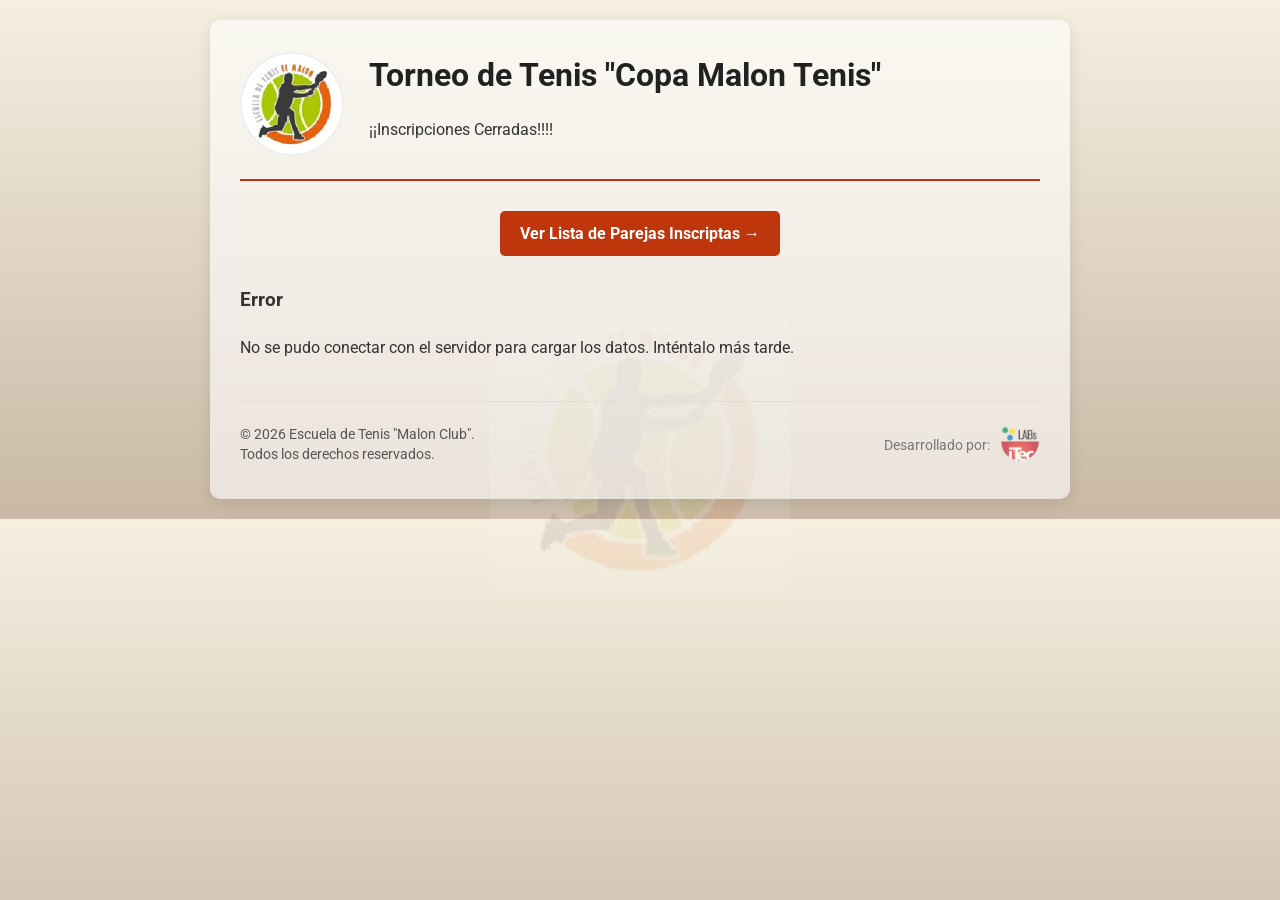
<file: index.html>
<!DOCTYPE html>
<html lang="es">
<head>
    <meta charset="UTF-8">
    <meta name="viewport" content="width=device-width, initial-scale=1.0">
    <link rel="canonical" href="https://malon.portaltorneos-riocuarto.com.ar/" />
    <title>Inscripcion Torneo de Tenis "Copa Malon" - Rio Cuarto</title>
    <meta name="description" content="Inscríbete ahora en la Copa de Río Cuarto. Consulta las categorías, fechas y disponibilidad horaria. ¡No te quedes afuera!">
    <meta name="google-site-verification" content="guqR1lrPGf9LByj_rACLHm93SnAXCT2zkUGzhFnLRuA" />
    <link rel="icon" href="logo.png" type="image/png">
    <link rel="stylesheet" href="style.css">
    <link rel="preconnect" href="https://fonts.googleapis.com">
    <link rel="preconnect" href="https://fonts.gstatic.com" crossorigin>
    <link href="https://fonts.googleapis.com/css2?family=Roboto:wght@400;700&display=swap" rel="stylesheet">
</head>
<body>



    <div class="container">
        <header>
                <!-- NUEVO: Aquí añadimos la imagen del logo -->
    <img src="logo.png" alt="Logo Academia malon tenis" class="header-logo">
        <!-- NUEVO: Envolvemos el texto en un div para alinearlo mejor -->
    <div class="header-text">
        <h1>Torneo de Tenis "Copa Malon Tenis"</h1>
        <p class="subtitle">¡¡Inscripciones Cerradas!!!!</p>
    </div>
        </header>
            
        <main>
            <!-- AÑADE ESTE BLOQUE DE CÓDIGO aca estaba INSCRITOS (sacar disbles para activar)-->
        <div class="view-list-link">
            <!--            href="inscriptos.html"  (esto va despues de la a y antes de >)                   -->
        <a href="inscriptos.html">Ver Lista de Parejas Inscriptas &rarr;</a>
         </div>
    
            <section id="info-torneo">
                <h2>Detalles del Torneo</h2>
                <ul>
                    <li><strong>Fechas del Torneo:</strong> Del 23 de Noviembre al 29 de Noviembre, 2026</li>
                    <li><strong>Lugar:</strong> Club de Tenis "Malon Rio Cuarto"</li>
                    <li><strong>Modalidad:</strong> Torneo Dobles Femenino/Masculino </li>
                    <li><strong>Costo de Inscripción:</strong> $45.000 por Jugador </li>
                    <li><strong>Con tu inscripción:</strong>Sorteos Diarios !!!!</li>
                </ul>
            </section>

            <section id="formulario-inscripcion">
                <h2>Formulario de Inscripción</h2>
                <form id="registrationForm" novalidate>
                <div class="form-group-duo">
                    <div class="form-group">
                    <label for="integrante">Integrante:</label>
                    <input type="text" id="integrante_masculino" name="integrante_masculino" placeholder="Nombre (Abreviar) y Apellido" maxlength="16" required>
                    </div>
                    <div class="form-group">
                    <label for="integrante">Integrante:</label>
                    <input type="text" id="integrante_femenino" name="integrante_femenino" placeholder="Nombre (Abreviar) y Apellido" maxlength="16" required>
                    </div>
                </div>
                    
                    <div class="form-group">
                        <label for="email">Correo Electrónico de Contacto:</label>
                        <input type="email" id="email" name="email" placeholder="ejemplo@correo.com" required>
                    </div>
                    
                    <div class="form-group">
                        <label for="telefono">Teléfono de Contacto:</label>
                        <input type="tel" id="telefono" name="telefono" placeholder="Tu número de teléfono" required>
                    </div>
<div class="form-group">
                        <label for="categoria">Categoría:</label>
                        <select id="categoria" name="categoria" required>
                            <option value="" disabled selected>Selecciona una categoría</option>
                           <!--<option value="M-A">Masc-A</option> 
                            <option value="F-A">Fem-A</option>
                          <option value="M-B">Masc-B</option>
                          <option value="F-B">Fem-B</option>-->
                          <!--<option value="M-C">Masc-C</option>
                            <option value="F-C">Fem-C</option>
                           <option value="M-D">Masc-D</option>
                           <option value="F-D">Fem-D</option>-->
                            <!--<option value="M-E">Masc-E</option>
                            <option value="F-E">Fem-E</option>-->
                           <!--<option value="F-60">Fem +60</option>-->
                        </select>
                    </div> <!-- Cierre del form-group de categoría -->

                    <!-- NUEVO: Contenedor para los checkboxes de horarios -->
                    <div id="horarios-container" class="horarios-container">
                        <p>Cargando horarios disponibles...</p>
                    </div>

                    <!-- ESTA ES LA VERSIÓN CORREGIDA DEL CHECKBOX -->
                    <div class="form-group checkbox-group">
                        <input type="checkbox" id="terminos" name="terminos" required>
                        <label for="terminos">Acepto los <a href="reglamento.pdf" download target="_blank">términos y condiciones</a> del torneo.</label>
                    </div>

                    <!-- Div para mostrar errores del servidor -->
                    <div id="server-message" class="hidden"></div>

                    <button type="submit">Inscribir Pareja</button>
                </form>
            <!-- aviso confirmacion -->
            <div id="confirmationMessage" class="hidden">
                <h3>¡Inscripción Exitosa!</h3>
                <p>Gracias por registrar a tu pareja. Hemos recibido tus datos correctamente.</p>
                <p>¡Nos vemos en la cancha!</p>
            </div>

            </section>
        </main>

        <footer>
            <div class="footer-texto">
        <p>&copy; 2026 Escuela de Tenis "Malon Club".</p>
        <p>Todos los derechos reservados.</p>
            </div>
            <div class="footer-logos">
        <span>Desarrollado por:</span>
        <a href="https://www.itecriocuarto.org.ar/itec-labs" target="_blank">
            <img src="logos/logoiteclabs.png" alt="ITECLABS SOFTWARE">
            
        </a>
    </div>
        </footer>
    </div>

    <script src="script.js"></script>


    <!-- =============================== -->
    <!-- ==  NUEVO: MODAL DE SPONSORS == -->
    <!-- =============================== -->
    <div id="modal-sponsors" class="modal-overlay">
        <div class="modal-contenido">
            <button id="cerrar-modal" class="cerrar-modal">&times;</button>
            <a href="https://wa.me/543585488461?text=Hola%2C%20quiero%20ser%20sponsor%20del%20torneo" target="_blank" class="sponsor-cta">
                <h2>¿Querés ser sponsor?</h2>
            </a>
            <h3>Apoyan este evento</h3>
            <div class="sponsors-grid">
             <!--   <a href="https://www.instagram.com/santaluciacueros/" target="_blank" class="insta-link" data-user="santaluciacueros">
            <img src="banners/sofia.jpg" alt="Publicidad santa lucia">
                </a>-->
            <a href="https://www.instagram.com/vitalidadindumentaria/" target="_blank" class="insta-link" data-user="vitalidadindumentaria">
            <img src="banners/vitalidad.jpg" alt="Publicidad vitalidad">
                </a>
            <a href="https://www.instagram.com/almibar_joyas/" target="_blank" class="insta-link" data-user="almibar_joyas">
            <img src="banners/almibar.jpg" alt="Publicidad Joyas">
                </a>
                <a href="https://www.instagram.com/fenixbienestar.ok/" target="_blank" class="insta-link" data-user="fenixbienestar.ok">
            <img src="banners/fenix.jpg" alt="Publicidad fenix">
                </a>
                <!--<a href="https://www.instagram.com/angussbar/" target="_blank" class="insta-link" data-user="angussbar">
            <img src="banners/angus.jpg" alt="Publicidad Anguss bar Rio Cuarto">
                </a>-->
             <a href="https://www.instagram.com/opticapadula/" target="_blank" class="insta-link" data-user="opticapadula">
            <img src="banners/padula.jpg" alt="Publicidad Padula">
                </a>
            <a href="https://www.instagram.com/marketdeportes" target="_blank" class="insta-link" data-user="marketdeportes">
            <img src="banners/market.jpeg" alt="Publicidad Market Deportes">
                </a>
            <a href="https://www.instagram.com/lino_tiendanatural/" target="_blank" class="insta-link" data-user="lino_tiendanatural">
            <img src="banners/lino.jpg" alt="Publicidad Lino">
                </a>    
                <!--<a href="https://www.instagram.com/rockabrujarioiv/" target="_blank" class="insta-link" data-user="rockabrujarioiv">
            <img src="banners/Rocka-Bruja.jpg" alt="Publicidad Rockabrujarioiv">
                </a>-->
             <!--<a href="https://www.instagram.com/coredriocuarto/" target="_blank" class="insta-link" data-user="coredriocuarto">
            <img src="banners/cored.jpg" alt="Publicidad Cored">
                </a> 
              <a href="https://www.instagram.com/onlyyou.esteticaintegral" target="_blank" class="insta-link" data-user="onlyyou.esteticaintegral">
            <img src="banners/only.jpg" alt="Publicidad Onlyyou">
                </a>-->
                <a href="https://www.instagram.com/lc_academiadetenis/" target="_blank" class="insta-link" data-user="lc_academiadetenis">
            <img src="banners/lctenis.jpg" alt="Publicidad Correa">
                <!--</a> 
            <a href="https://www.instagram.com/l.p.arquitectura/" target="_blank" class="insta-link" data-user="l.p.arquitectura">
            <img src="banners/lp.jpg" alt="Publicidad LP">
                </a>-->     
            <a href="https://www.instagram.com/malontenis/" target="_blank" class="insta-link" data-user="malontenis">
            <img src="banners/malon.jpg" alt="Publicidad Malon Club Rio Cuarto">
                </a> 
          
            
                
 <script>
document.addEventListener("DOMContentLoaded", function() {
    const esMovil = /Android|iPhone|iPad|iPod/i.test(navigator.userAgent);
    
    if (esMovil) {
        document.querySelectorAll('.insta-link').forEach(link => {
            const username = link.getAttribute('data-user');
            const webUrl = `https://www.instagram.com/${username}/`;
            
            link.removeAttribute('target');
            link.href = webUrl;
        });
    }
});
</script>
                                 
                <!-- Si tienes más sponsors, añade más enlaces <a> aquí -->
            </div>
            <p class="modal-instruccion">Cierra esta ventana para continuar con la inscripción.</p>
            <p class="modal-agradecimiento">¡Gracias por apoyar el deporte!</p>
        </div>
    </div>

</body>
</html>
</file>
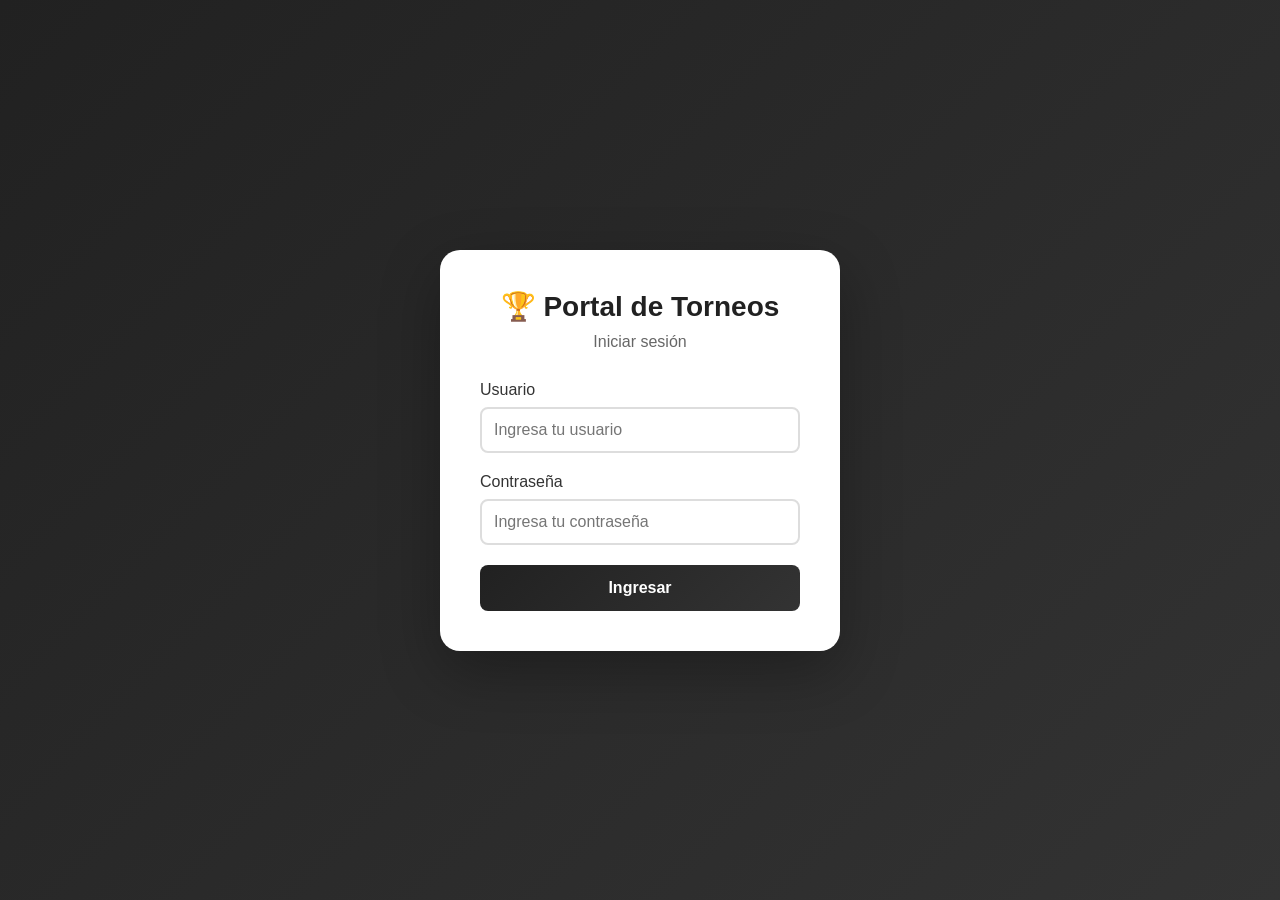
<file: admin-datos.html>
<!DOCTYPE html>
<html lang="es">
<head>
    <meta charset="UTF-8">
    <meta name="viewport" content="width=device-width, initial-scale=1.0">
    <title>Admin Datos - Torneo de Tenis</title>
    <link rel="stylesheet" href="style.css">
    <style>
        .admin-container { max-width: 1200px; margin: 0 auto; padding: 20px; }
        .admin-header { background: linear-gradient(135deg, #212121, #333333); color: white; padding: 20px; border-radius: 10px; margin-bottom: 20px; display: flex; justify-content: space-between; align-items: center; flex-wrap: wrap; gap: 15px; }
        .admin-header h1 { margin: 0; font-size: 1.5rem; }
        .selector-row { display: flex; gap: 15px; flex-wrap: wrap; align-items: center; }
        .selector-row select { padding: 10px; border-radius: 5px; border: 2px solid #ddd; font-size: 1rem; min-width: 200px; }
        .btn-cerrar { background: #e74c3c; color: white; padding: 10px 20px; border: none; border-radius: 5px; cursor: pointer; text-decoration: none; }
        .tabs { display: flex; gap: 5px; margin-bottom: 20px; flex-wrap: wrap; }
        .tab-btn { padding: 12px 24px; background: #ecf0f1; border: none; cursor: pointer; font-size: 1rem; border-radius: 5px 5px 0 0; transition: all 0.3s; }
        .tab-btn.active { background: #BF360C; color: white; }
        .tab-btn:hover:not(.active) { background: #bdc3c7; }
        .tab-content { display: none; background: white; padding: 20px; border-radius: 0 5px 5px 5px; box-shadow: 0 2px 10px rgba(0,0,0,0.1); }
        .tab-content.active { display: block; }
        .section-title { color: #212121; border-bottom: 2px solid #BF360C; padding-bottom: 10px; margin-bottom: 20px; }
        .form-grid { display: grid; grid-template-columns: repeat(auto-fit, minmax(200px, 1fr)); gap: 15px; margin-bottom: 20px; }
        .form-group { display: flex; flex-direction: column; }
        .form-group label { font-weight: 600; margin-bottom: 5px; color: #555; }
        .form-group input, .form-group select { padding: 10px; border: 2px solid #ddd; border-radius: 5px; }
        .btn-primary { background: #BF360C; color: white; padding: 12px 24px; border: none; border-radius: 5px; cursor: pointer; font-size: 1rem; }
        .btn-primary:hover { background: #E65100; }
        .btn-warning { background: #f39c12; color: white; padding: 8px 16px; border: none; border-radius: 5px; cursor: pointer; }
        .btn-danger { background: #e74c3c; color: white; padding: 8px 16px; border: none; border-radius: 5px; cursor: pointer; }
        .data-table { width: 100%; border-collapse: collapse; margin-top: 15px; }
        .data-table th, .data-table td { padding: 12px; text-align: left; border-bottom: 1px solid #ddd; }
        .data-table th { background: #212121; color: white; }
        .data-table tr:hover { background: #f5f5f5; }
        .badge { padding: 4px 8px; border-radius: 4px; font-size: 0.85rem; }
        .badge-pendiente { background: #f39c12; color: white; }
        .badge-jugado { background: #FF6D00; color: white; }
        .badge-wo { background: #e74c3c; color: white; }
        .alert { padding: 15px; border-radius: 5px; margin-bottom: 15px; }
        .alert-warning { background: #fff3cd; border-left: 4px solid #ffc107; color: #856404; }
        .alert-error { background: #f8d7da; border-left: 4px solid #dc3545; color: #721c24; }
        .alert-success { background: #d4edda; border-left: 4px solid #28a745; color: #155724; }
        .modal { display: none; position: fixed; top: 0; left: 0; width: 100%; height: 100%; background: rgba(0,0,0,0.5); z-index: 1000; }
        .modal.active { display: flex; align-items: center; justify-content: center; }
        .modal-content { background: white; padding: 25px; border-radius: 10px; max-width: 600px; width: 90%; max-height: 80vh; overflow-y: auto; }
        .modal-header { display: flex; justify-content: space-between; align-items: center; margin-bottom: 20px; }
        .modal-header h3 { margin: 0; color: #212121; }
        .cerrar-modal { background: none; border: none; font-size: 1.5rem; cursor: pointer; }
        .empty-state { text-align: center; padding: 40px; color: #7f8c8d; }
        .card { background: #f8f9fa; padding: 15px; border-radius: 8px; margin-bottom: 10px; border-left: 4px solid #BF360C; }
        .card-header { font-weight: 600; color: #212121; margin-bottom: 10px; }
        .checkbox-list { max-height: 200px; overflow-y: auto; border: 1px solid #ddd; padding: 10px; border-radius: 5px; }
        .checkbox-item { display: flex; align-items: center; gap: 8px; padding: 5px 0; }
        .actions-cell { display: flex; gap: 5px; }
        .loading { text-align: center; padding: 40px; color: #7f8c8d; }

        /* Responsive */
        @media (max-width: 768px) {
            .admin-container { padding: 10px; }
            .admin-header { flex-direction: column; text-align: center; padding: 15px; }
            .admin-header h1 { font-size: 1.2rem; margin-bottom: 10px; }
            .selector-row { flex-direction: column; width: 100%; gap: 10px; }
            .selector-row select { width: 100%; min-width: unset; padding: 8px; font-size: 0.9rem; }
            .btn-cerrar { width: auto; padding: 8px 20px; font-size: 0.9rem; margin-top: 5px; }
            
            .tabs { 
                display: flex;
                overflow-x: auto; 
                white-space: nowrap; 
                padding-bottom: 5px;
                gap: 5px;
                -webkit-overflow-scrolling: touch;
            }
            .tab-btn { 
                padding: 10px 15px; 
                font-size: 0.85rem; 
                flex: 0 0 auto; 
                border-radius: 5px;
            }
            
            /* Contenedor para scroll de tabla */
            #inscriptos-list, #partidos-list, #llaves-list, #agenda-list {
                width: 100%;
                overflow-x: auto;
                -webkit-overflow-scrolling: touch;
                margin-top: 10px;
            }
            
            .data-table { 
                min-width: 600px; /* Forzar scroll horizontal para que no se amontone */
            }
            .data-table th, .data-table td { padding: 8px; font-size: 0.85rem; }
            
            .form-grid { grid-template-columns: 1fr; }
            .modal-content { width: 95%; padding: 15px; max-height: 90vh; }
            .card { padding: 10px; margin-bottom: 15px; }
            .checkbox-list { max-height: 200px; }
            
            .section-title { font-size: 1.2rem; }
        }
    </style>
</head>
<body>
    <div class="admin-container">
        <div class="admin-header">
            <h1>🛠️ Administración de Datos</h1>
            <div class="selector-row">
                <select id="selector-torneo" onchange="cargarCategorias()">
                    <option value="">Seleccionar Torneo...</option>
                </select>
                <select id="selector-categoria" onchange="cargarDatosTab()" disabled>
                    <option value="">Seleccionar Categoría...</option>
                </select>
                <a href="editar-grupos.html" class="btn-cerrar">← Volver</a>
            </div>
        </div>

        <div class="tabs">
            <button class="tab-btn active" onclick="cambiarTab('inscriptos')">👥 Inscriptos</button>
            <button class="tab-btn" onclick="cambiarTab('grupos')">🏆 Grupos</button>
            <button class="tab-btn" onclick="cambiarTab('partidos')">🎾 Partidos</button>
            <button class="tab-btn" onclick="cambiarTab('llaves')">🔗 Llaves</button>
            <button class="tab-btn" onclick="cambiarTab('agenda')">📅 Agenda</button>
            <button class="tab-btn" onclick="cambiarTab('horarios-categoria')">📊 Horarios por Categoría</button>
        </div>

        <!-- TAB 1: INSCRIPTOS -->
        <div id="tab-inscriptos" class="tab-content active">
            <h2 class="section-title">Gestión de Inscriptos</h2>
            <div id="inscriptos-list"></div>
        </div>

        <!-- TAB 2: GRUPOS -->
        <div id="tab-grupos" class="tab-content">
            <div style="display: flex; justify-content: space-between; align-items: center; margin-bottom: 20px;">
                <h2 class="section-title" style="margin-bottom: 0;">Gestión de Grupos</h2>
                <button class="btn-primary" onclick="abrirModalCrearGrupo()">+ Crear Grupo</button>
            </div>
            <div id="grupos-list"></div>
        </div>

        <!-- TAB 3: PARTIDOS -->
        <div id="tab-partidos" class="tab-content">
            <div style="display: flex; justify-content: space-between; align-items: center; margin-bottom: 20px;">
                <h2 class="section-title" style="margin-bottom: 0;">Gestión de Partidos</h2>
                <button class="btn-primary" onclick="abrirModalCrearPartido()">+ Crear Partido</button>
            </div>
            <div id="partidos-list"></div>
        </div>

        <!-- TAB 4: LLAVES -->
        <div id="tab-llaves" class="tab-content">
            <h2 class="section-title">Gestión de Llaves</h2>
            <div id="llaves-list"></div>
        </div>

        <!-- TAB 5: AGENDA PLAYOFFS -->
        <div id="tab-agenda" class="tab-content">
            <div style="display: flex; justify-content: space-between; align-items: center; margin-bottom: 20px;">
                <h2 class="section-title" style="margin-bottom: 0;">Agenda de Playoffs</h2>
            </div>

            <div class="card" style="margin-bottom: 20px;">
                <div class="card-header">Crear Reserva de Agenda</div>
                <div class="form-grid">
                    <div class="form-group">
                        <label>Categoría</label>
                        <select id="agenda-categoria"></select>
                    </div>
                    <div class="form-group">
                        <label>Horario</label>
                        <select id="agenda-horario"></select>
                    </div>
                    <div class="form-group">
                        <label>Leyenda 1</label>
                        <input type="text" id="agenda-leyenda" placeholder="Ej: Cuartos de final 1" maxlength="150">
                    </div>
                    <div class="form-group">
                        <label>Leyenda 2 (opcional)</label>
                        <input type="text" id="agenda-leyendados" placeholder="Ej: Cancha 1" maxlength="150">
                    </div>
                </div>
                <button class="btn-primary" onclick="crearAgendaPlayoff()">+ Crear Reserva</button>
            </div>

            <div id="agenda-list"></div>
        </div>

        <!-- TAB 6: HORARIOS POR CATEGORÍA -->
        <div id="tab-horarios-categoria" class="tab-content">
            <h2 class="section-title">Horarios por Categoría</h2>
            <div id="horarios-categoria-list"></div>
        </div>
    </div>

    <!-- MODAL EDITAR INSCRIPTO -->
    <div id="modal-editar-inscripto" class="modal">
        <div class="modal-content">
            <div class="modal-header">
                <h3>Editar Inscripto</h3>
                <button class="cerrar-modal" onclick="cerrarModal('modal-editar-inscripto')">&times;</button>
            </div>
            <form id="form-editar-inscripto">
                <input type="hidden" id="edit-inscripto-id">
                <div class="form-group">
                    <label>Integrantes</label>
                    <input type="text" id="edit-integrantes" required>
                </div>
                <div class="form-group">
                    <label>Correo</label>
                    <input type="email" id="edit-correo">
                </div>
                <div class="form-group">
                    <label>Teléfono</label>
                    <input type="tel" id="edit-telefono">
                </div>
                <div class="form-group">
                    <label>Categoría</label>
                    <select id="edit-categoria" required></select>
                </div>
                <button type="submit" class="btn-primary" style="margin-top: 15px;">Guardar Cambios</button>
            </form>
        </div>
    </div>

    <!-- MODAL EDITAR HORARIOS INSCRIPTO -->
    <div id="modal-editar-horarios" class="modal">
        <div class="modal-content">
            <div class="modal-header">
                <h3>Editar Disponibilidad Horaria</h3>
                <button class="cerrar-modal" onclick="cerrarModal('modal-editar-horarios')">&times;</button>
            </div>
            <div id="horarios-inscripto-list"></div>
        </div>
    </div>

    <!-- MODAL CREAR GRUPO -->
    <div id="modal-crear-grupo" class="modal">
        <div class="modal-content">
            <div class="modal-header">
                <h3>Crear Grupo</h3>
                <button class="cerrar-modal" onclick="cerrarModal('modal-crear-grupo')">&times;</button>
            </div>
            <form id="form-crear-grupo">
                <div class="form-group">
                    <label>Número de Grupo</label>
                    <input type="number" id="create-numero-grupo" min="1" required>
                </div>
                <div class="form-group">
                    <label>Cantidad de Integrantes</label>
                    <input type="number" id="create-cantidad-integrantes" min="2" max="6" required>
                </div>
                <div class="form-group">
                    <label>Categoría</label>
                    <select id="create-categoria-grupo" required></select>
                </div>
                <button type="submit" class="btn-primary" style="margin-top: 15px;">Crear Grupo</button>
            </form>
        </div>
    </div>

    <!-- MODAL EDITAR GRUPO -->
    <div id="modal-editar-grupo" class="modal">
        <div class="modal-content">
            <div class="modal-header">
                <h3>Editar Grupo</h3>
                <button class="cerrar-modal" onclick="cerrarModal('modal-editar-grupo')">&times;</button>
            </div>
            <form id="form-editar-grupo">
                <input type="hidden" id="edit-grupo-id">
                <div class="form-group">
                    <label>Número de Grupo</label>
                    <input type="number" id="edit-numero-grupo" min="1" required>
                </div>
                <div class="form-group">
                    <label>Cantidad de Integrantes</label>
                    <input type="number" id="edit-cantidad-integrantes" min="2" max="6" required>
                </div>
                <button type="submit" class="btn-primary" style="margin-top: 15px;">Guardar Cambios</button>
            </form>
        </div>
    </div>

    <!-- MODAL GESTIONAR INTEGRANTES -->
    <div id="modal-integrantes" class="modal">
        <div class="modal-content">
            <div class="modal-header">
                <h3>Gestionar Integrantes del Grupo</h3>
                <button class="cerrar-modal" onclick="cerrarModal('modal-integrantes')">&times;</button>
            </div>
            <input type="hidden" id="gest-grupo-id">
            <div id="integrantes-disponibles"></div>
            <div id="integrantes-actuales"></div>
        </div>
    </div>

    <!-- MODAL CREAR PARTIDO -->
    <div id="modal-crear-partido" class="modal">
        <div class="modal-content">
            <div class="modal-header">
                <h3>Crear Partido</h3>
                <button class="cerrar-modal" onclick="cerrarModal('modal-crear-partido')">&times;</button>
            </div>
            <form id="form-crear-partido">
                <div class="form-group">
                    <label>Equipo Local</label>
                    <select id="create-par-local" required></select>
                </div>
                <div class="form-group">
                    <label>Equipo Visitante</label>
                    <select id="create-par-visitante" required></select>
                </div>
                <div class="form-group">
                    <label>Horario (opcional)</label>
                    <select id="create-par-horario">
                        <option value="">Sin horario asignado</option>
                    </select>
                </div>
                <button type="submit" class="btn-primary" style="margin-top: 15px;">Crear Partido</button>
            </form>
        </div>
    </div>

    <!-- MODAL EDITAR PARTIDO -->
    <div id="modal-editar-partido" class="modal">
        <div class="modal-content">
            <div class="modal-header">
                <h3>Editar Partido</h3>
                <button class="cerrar-modal" onclick="cerrarModal('modal-editar-partido')">&times;</button>
            </div>
            <form id="form-editar-partido">
                <input type="hidden" id="edit-partido-id">
                <div class="form-group">
                    <label>Equipo Local</label>
                    <select id="edit-par-local" required></select>
                </div>
                <div class="form-group">
                    <label>Equipo Visitante</label>
                    <select id="edit-par-visitante" required></select>
                </div>
                <button type="submit" class="btn-primary" style="margin-top: 15px;">Guardar Cambios</button>
            </form>
        </div>
    </div>

    <!-- MODAL EDITAR LLAVE -->
    <div id="modal-editar-llave" class="modal">
        <div class="modal-content">
            <div class="modal-header">
                <h3>Editar Participantes de Llave</h3>
                <button class="cerrar-modal" onclick="cerrarModal('modal-editar-llave')">&times;</button>
            </div>
            <form id="form-editar-llave">
                <input type="hidden" id="edit-llave-id">
                <div class="form-group">
                    <label>Participante 1</label>
                    <select id="edit-llave-p1"></select>
                </div>
                <div class="form-group">
                    <label>Participante 2</label>
                    <select id="edit-llave-p2"></select>
                </div>
                <button type="submit" class="btn-primary" style="margin-top: 15px;">Guardar Cambios</button>
            </form>
        </div>
    </div>

    <script>
        const API_URL = 'https://torneos-malon.onrender.com/api';
        const token = localStorage.getItem('token');
        
        if (!token) {
            alert('No has iniciado sesión');
            window.location.href = 'login.html';
        }

        let inscriptosData = [];
        let gruposData = [];
        let partidosData = [];
        let llavesData = [];
        let agendaData = [];
        let agendaHorarios = [];
        let categoriasTorneo = [];

        // Inicialización
        document.addEventListener('DOMContentLoaded', async () => {
            await cargarTorneos();
        });

        async function cargarTorneos() {
            try {
                const response = await fetch(`${API_URL}/admin/torneos`, {
                    headers: { 'Authorization': `Bearer ${token}` }
                });
                
                if (response.status === 401) {
                    localStorage.removeItem('token');
                    localStorage.removeItem('usuario');
                    alert('Tu sesión ha expirado. Por favor, iniciá sesión nuevamente.');
                    window.location.href = 'login.html';
                    return;
                }
                
                const data = await response.json();
                const select = document.getElementById('selector-torneo');
                select.innerHTML = '<option value="">Seleccionar Torneo...</option>';
                data.forEach(t => {
                    const option = document.createElement('option');
                    option.value = t.id;
                    option.textContent = t.nombre;
                    select.appendChild(option);
                });
            } catch (error) {
                console.error('Error:', error);
                alert('Error al cargar torneos');
            }
        }

        async function cargarCategorias() {
            const idTorneo = document.getElementById('selector-torneo').value;
            const catSelect = document.getElementById('selector-categoria');
            
            if (!idTorneo) {
                catSelect.innerHTML = '<option value="">Seleccionar Categoría...</option>';
                catSelect.disabled = true;
                return;
            }

            try {
                const response = await fetch(`${API_URL}/inscriptos?id_torneo_fk=${idTorneo}`);
                const data = await response.json();
                
                const categorias = [...new Set(data.map(i => i.categoria).filter(c => c))];
                categoriasTorneo = categorias.sort();
                
                catSelect.innerHTML = '<option value="">Seleccionar Categoría...</option>';
                categoriasTorneo.forEach(c => {
                    const option = document.createElement('option');
                    option.value = c;
                    option.textContent = c;
                    catSelect.appendChild(option);
                });
                catSelect.disabled = false;
                
                // Actualizar selects de categoría en modales
                document.getElementById('edit-categoria').innerHTML = '';
                document.getElementById('create-categoria-grupo').innerHTML = '';
                categoriasTorneo.forEach(c => {
                    document.getElementById('edit-categoria').innerHTML += `<option value="${c}">${c}</option>`;
                    document.getElementById('create-categoria-grupo').innerHTML += `<option value="${c}">${c}</option>`;
                });

                prepararCategoriasAgenda(catSelect.value);
            } catch (error) {
                console.error('Error:', error);
            }
        }

        async function cargarDatosTab() {
            const categoria = document.getElementById('selector-categoria').value;
            if (!categoria) return;
            
            await cargarInscriptos();
            cargarGrupos();
            cargarPartidos();
            cargarLlaves();
            cargarAgendaPlayoffs();
            cargarHorariosPorCategoria();
        }

        function cambiarTab(tabName) {
            document.querySelectorAll('.tab-btn').forEach(btn => btn.classList.remove('active'));
            document.querySelectorAll('.tab-content').forEach(content => content.classList.remove('active'));
            
            document.querySelector(`[onclick="cambiarTab('${tabName}')"]`).classList.add('active');
            document.getElementById(`tab-${tabName}`).classList.add('active');

            if (tabName === 'agenda') {
                cargarAgendaPlayoffs();
            }
            if (tabName === 'horarios-categoria') {
                cargarHorariosPorCategoria();
            }
        }

        // ==================== INSCRIPTOS ====================
        async function cargarInscriptos() {
            const idTorneo = document.getElementById('selector-torneo').value;
            const categoria = document.getElementById('selector-categoria').value;
            
            try {
                const response = await fetch(`${API_URL}/admin/inscriptos?id_torneo=${idTorneo}`, {
                    headers: { 'Authorization': `Bearer ${token}` }
                });
                let data = await response.json();
                
                if (categoria) {
                    data = data.filter(i => i.categoria === categoria);
                }
                
                inscriptosData = data;
                renderInscriptos();
            } catch (error) {
                console.error('Error:', error);
            }
        }

        function renderInscriptos() {
            const container = document.getElementById('inscriptos-list');
            
            if (inscriptosData.length === 0) {
                container.innerHTML = '<div class="empty-state">No hay inscriptos en esta categoría</div>';
                return;
            }

            let html = `<table class="data-table">
                <thead>
                    <tr>
                        <th>ID</th>
                        <th>Integrantes</th>
                        <th>Correo</th>
                        <th>Teléfono</th>
                        <th>Categoría</th>
                        <th>Acciones</th>
                    </tr>
                </thead>
                <tbody>`;
            
            inscriptosData.forEach(i => {
                html += `<tr>
                    <td>${i.id}</td>
                    <td>${i.integrantes || '-'}</td>
                    <td>${i.correo || '-'}</td>
                    <td>${i.telefono || '-'}</td>
                    <td>${i.categoria || '-'}</td>
                    <td class="actions-cell">
                        <button class="btn-warning" onclick="abrirEditarInscripto(${i.id})">✏️</button>
                        <button class="btn-warning" onclick="abrirEditarHorarios(${i.id})">🕐</button>
                        <button class="btn-danger" onclick="eliminarInscripto(${i.id})">🗑️</button>
                    </td>
                </tr>`;
            });
            
            html += '</tbody></table>';
            container.innerHTML = html;
        }

        async function abrirEditarInscripto(id) {
            try {
                const response = await fetch(`${API_URL}/admin/inscriptos/${id}`, {
                    headers: { 'Authorization': `Bearer ${token}` }
                });
                const inscripto = await response.json();
                
                document.getElementById('edit-inscripto-id').value = id;
                document.getElementById('edit-integrantes').value = inscripto.integrantes || '';
                document.getElementById('edit-correo').value = inscripto.correo || '';
                document.getElementById('edit-telefono').value = inscripto.telefono || '';
                document.getElementById('edit-categoria').value = inscripto.categoria || '';
                
                document.getElementById('modal-editar-inscripto').classList.add('active');
            } catch (error) {
                console.error('Error:', error);
                alert('Error al cargar datos del inscripto');
            }
        }

        document.getElementById('form-editar-inscripto').addEventListener('submit', async (e) => {
            e.preventDefault();
            const id = document.getElementById('edit-inscripto-id').value;
            
            const data = {
                integrantes: document.getElementById('edit-integrantes').value,
                correo: document.getElementById('edit-correo').value,
                telefono: document.getElementById('edit-telefono').value,
                categoria: document.getElementById('edit-categoria').value
            };
            
            try {
                const response = await fetch(`${API_URL}/admin/inscriptos/${id}`, {
                    method: 'PUT',
                    headers: {
                        'Content-Type': 'application/json',
                        'Authorization': `Bearer ${token}`
                    },
                    body: JSON.stringify(data)
                });
                
                if (response.ok) {
                    alert('Datos actualizados correctamente');
                    cerrarModal('modal-editar-inscripto');
                    cargarInscriptos();
                } else {
                    const error = await response.json();
                    alert(error.error || 'Error al actualizar');
                }
            } catch (err) {
                alert('Error de conexión');
            }
        });

        function formatearFecha(fechaStr) {
            if (!fechaStr) return '';
            const fechaLimpia = fechaStr.split('T')[0];
            const [year, month, day] = fechaLimpia.split('-');
            return `${day}/${month}/${year}`;
        }

        async function abrirEditarHorarios(idInscripto) {
            const idTorneo = document.getElementById('selector-torneo').value;
            
            try {
                const [horariosRes, todosHorariosRes] = await Promise.all([
                    fetch(`${API_URL}/inscriptos/${idInscripto}/horarios`),
                    fetch(`${API_URL}/horarios/${idTorneo}`)
                ]);
                
                const horariosAsignados = await horariosRes.json();
                const todosHorarios = await todosHorariosRes.json();
                
                // Obtener nombre del inscripto desde inscriptosData
                const inscripto = inscriptosData.find(i => i.id === idInscripto);
                const nombreInscripto = inscripto ? inscripto.integrantes : 'Inscripto #' + idInscripto;
                
                const idsAsignados = horariosAsignados.map(h => h.id);
                
                let html = `<p><strong>${nombreInscripto}</strong></p>
                    <div class="checkbox-list">`;
                
                todosHorarios.forEach(h => {
                    const checked = idsAsignados.includes(h.id) ? 'checked' : '';
                    const fechaFormateada = formatearFecha(h.fecha);
                    html += `<div class="checkbox-item">
                        <input type="checkbox" id="horario-${h.id}" value="${h.id}" ${checked}>
                        <label for="horario-${h.id}">${h.dia_semana} ${fechaFormateada} ${h.hora_inicio} - ${h.lugar}</label>
                    </div>`;
                });
                
                html += '</div><button class="btn-primary" style="margin-top:15px" onclick="guardarHorariosInscripto(' + idInscripto + ')">Guardar Horarios</button>';
                
                document.getElementById('horarios-inscripto-list').innerHTML = html;
                document.getElementById('modal-editar-horarios').classList.add('active');
            } catch (error) {
                console.error('Error:', error);
                alert('Error al cargar horarios');
            }
        }

        async function guardarHorariosInscripto(idInscripto) {
            const checkboxes = document.querySelectorAll('#horarios-inscripto-list input[type="checkbox"]:checked');
            const idsHorarios = Array.from(checkboxes).map(cb => parseInt(cb.value));
            
            try {
                const response = await fetch(`${API_URL}/admin/inscriptos/${idInscripto}/horarios`, {
                    method: 'PUT',
                    headers: {
                        'Content-Type': 'application/json',
                        'Authorization': `Bearer ${token}`
                    },
                    body: JSON.stringify({ horarios: idsHorarios })
                });
                
                if (response.ok) {
                    alert('Horarios actualizados correctamente');
                    cerrarModal('modal-editar-horarios');
                } else {
                    const error = await response.json();
                    alert(error.error || 'Error al guardar horarios');
                }
            } catch (err) {
                alert('Error de conexión');
            }
        }
        async function eliminarInscripto(id) {
            if (!confirm('¿Estás seguro de que quieres eliminar esta pareja?')) return;
            
            try {
                const response = await fetch(`${API_URL}/admin/inscriptos/${id}`, {
                    method: 'DELETE',
                    headers: { 'Authorization': `Bearer ${token}` }
                });
                
                const result = await response.json();
                
                if (response.ok) {
                    alert('Pareja eliminada correctamente');
                    cargarInscriptos();
                } else {
                    alert(result.error || 'Error al eliminar');
                }
            } catch (err) {
                alert('Error de conexión');
            }
        }

        // ==================== GRUPOS ====================
        async function cargarGrupos() {
            const idTorneo = document.getElementById('selector-torneo').value;
            const categoria = document.getElementById('selector-categoria').value;
            
            if (!idTorneo || !categoria) return;
            
            try {
                const response = await fetch(`${API_URL}/grupos/${idTorneo}`);
                let data = await response.json();
                
                data = data.filter(g => g.categoria === categoria);
                gruposData = data;
                renderGrupos();
            } catch (error) {
                console.error('Error:', error);
            }
        }

        function renderGrupos() {
            const container = document.getElementById('grupos-list');
            
            if (gruposData.length === 0) {
                container.innerHTML = '<div class="empty-state">No hay grupos en esta categoría</div>';
                return;
            }

            let html = '';
            gruposData.forEach(g => {
                // Manejar tanto string como array
                const esString = typeof g.integrantes === 'string';
                const listaIntegrantes = esString ? g.integrantes : (g.integrantes?.map ? g.integrantes.map(i => i.integrantes) : []);
                const cantidadActual = esString ? (g.integrantes ? g.integrantes.split(' | ').length : 0) : listaIntegrantes.length;
                const integrantesDisplay = esString ? g.integrantes : listaIntegrantes.join(', ');
                
                const incompletos = g.cantidad_integrantes > cantidadActual;
                html += `<div class="card" style="${incompletos ? 'border-left-color:#f39c12' : ''}">
                    <div class="card-header" style="display:flex;justify-content:space-between;align-items:center">
                        <span>Grupo ${g.numero_grupo} - ${g.categoria}</span>
                        <div>
                            <button class="btn-warning" onclick="abrirEditarGrupo(${g.id})">✏️</button>
                            <button class="btn-warning" onclick="abrirGestionarIntegrantes(${g.id})">👥</button>
                            <button class="btn-danger" onclick="eliminarGrupo(${g.id})">🗑️</button>
                        </div>
                    </div>
                    <div>Integrantes: ${cantidadActual} / ${g.cantidad_integrantes}</div>
                    ${incompletos ? '<div class="alert alert-warning" style="margin-top:10px;padding:8px">⚠️ Faltan jugadores en este grupo</div>' : ''}
                    <div style="margin-top:10px;font-size:0.9em;color:#666">
                        ${integrantesDisplay || 'Sin integrantes'}
                    </div>
                </div>`;
            });
            
            container.innerHTML = html;
        }

        async function eliminarGrupo(idGrupo) {
            if (!confirm('¿Estás seguro de eliminar este grupo?')) return;
            
            try {
                const response = await fetch(`${API_URL}/admin/grupos/${idGrupo}`, {
                    method: 'DELETE',
                    headers: { 'Authorization': `Bearer ${token}` }
                });
                
                if (response.ok) {
                    alert('Grupo eliminado correctamente');
                    cargarGrupos();
                } else {
                    const error = await response.json();
                    alert(error.error || 'Error al eliminar grupo');
                }
            } catch (error) {
                console.error('Error:', error);
                alert('Error de conexión');
            }
        }

        function abrirModalCrearGrupo() {
            const idTorneo = document.getElementById('selector-torneo').value;
            const categoria = document.getElementById('selector-categoria').value;
            
            // Calcular siguiente número de grupo
            const maxNum = gruposData.length > 0 ? Math.max(...gruposData.map(g => g.numero_grupo)) : 0;
            document.getElementById('create-numero-grupo').value = maxNum + 1;
            document.getElementById('create-cantidad-integrantes').value = 3;
            document.getElementById('create-categoria-grupo').value = categoria;
            
            document.getElementById('modal-crear-grupo').classList.add('active');
        }

        document.getElementById('form-crear-grupo').addEventListener('submit', async (e) => {
            e.preventDefault();
            const idTorneo = document.getElementById('selector-torneo').value;
            
            const data = {
                id_torneo: parseInt(idTorneo),
                numero_grupo: parseInt(document.getElementById('create-numero-grupo').value),
                cantidad_integrantes: parseInt(document.getElementById('create-cantidad-integrantes').value),
                categoria: document.getElementById('create-categoria-grupo').value
            };
            
            try {
                const response = await fetch(`${API_URL}/admin/grupos/crear`, {
                    method: 'POST',
                    headers: {
                        'Content-Type': 'application/json',
                        'Authorization': `Bearer ${token}`
                    },
                    body: JSON.stringify(data)
                });
                
                if (response.ok) {
                    alert('Grupo creado correctamente');
                    cerrarModal('modal-crear-grupo');
                    cargarGrupos();
                } else {
                    const error = await response.json();
                    alert(error.error || 'Error al crear grupo');
                }
            } catch (err) {
                alert('Error de conexión');
            }
        });

        function abrirEditarGrupo(id) {
            const grupo = gruposData.find(g => g.id === id);
            if (!grupo) return;
            
            document.getElementById('edit-grupo-id').value = id;
            document.getElementById('edit-numero-grupo').value = grupo.numero_grupo;
            document.getElementById('edit-cantidad-integrantes').value = grupo.cantidad_integrantes;
            
            document.getElementById('modal-editar-grupo').classList.add('active');
        }

        document.getElementById('form-editar-grupo').addEventListener('submit', async (e) => {
            e.preventDefault();
            const id = document.getElementById('edit-grupo-id').value;
            
            const data = {
                numero_grupo: parseInt(document.getElementById('edit-numero-grupo').value),
                cantidad_integrantes: parseInt(document.getElementById('edit-cantidad-integrantes').value)
            };
            
            try {
                const response = await fetch(`${API_URL}/admin/grupos/${id}`, {
                    method: 'PUT',
                    headers: {
                        'Content-Type': 'application/json',
                        'Authorization': `Bearer ${token}`
                    },
                    body: JSON.stringify(data)
                });
                
                if (response.ok) {
                    alert('Grupo actualizado correctamente');
                    cerrarModal('modal-editar-grupo');
                    cargarGrupos();
                } else {
                    const error = await response.json();
                    alert(error.error || 'Error al actualizar grupo');
                }
            } catch (err) {
                alert('Error de conexión');
            }
        });

        async function abrirGestionarIntegrantes(idGrupo) {
            const idTorneo = document.getElementById('selector-torneo').value;
            const categoria = document.getElementById('selector-categoria').value;
            
            document.getElementById('gest-grupo-id').value = idGrupo;
            
            try {
                // Obtener inscriptos de la categoría
                const insRes = await fetch(`${API_URL}/inscriptos?id_torneo_fk=${idTorneo}`);
                const allInscriptos = await insRes.json();
                const categoriaInscriptos = allInscriptos.filter(i => i.categoria === categoria);
                
                // Obtener integrantes actuales del grupo usando el nuevo endpoint
                const grupoRes = await fetch(`${API_URL}/admin/grupos/${idGrupo}`, {
                    headers: { 'Authorization': `Bearer ${token}` }
                });
                const grupoData = await grupoRes.json();
                const actualesIds = grupoData.integrantes ? grupoData.integrantes.map(i => i.id_inscripto) : [];
                
                // Obtener participantes que ya tienen partidos jugados en OTRO grupo
                const conPartidosJugados = await obtenerInscriptosConPartidosJugados(idTorneo, categoria);
                
                // Dividir en disponibles y actuales
                let htmlDisponibles = '<h4>Disponibles para agregar</h4><div class="checkbox-list">';
                let htmlActuales = '<h4 style="margin-top:20px">Integrantes actuales</h4><div class="checkbox-list">';
                
                categoriaInscriptos.forEach(i => {
                    const tienePartidos = conPartidosJugados.includes(i.id);
                    const enEsteGrupo = actualesIds.includes(i.id);
                    
                    if (enEsteGrupo) {
                        const puedeQuitar = !tienePartidos;
                        htmlActuales += `<div class="checkbox-item">
                            <input type="checkbox" id="act-${i.id}" value="${i.id}" ${puedeQuitar ? '' : 'disabled'} ${puedeQuitar ? 'checked' : ''}>
                            <label for="act-${i.id}">${i.integrantes} ${tienePartidos ? '(No puede quitarse - tiene partidos jugados)' : ''}</label>
                        </div>`;
                    } else {
                        htmlDisponibles += `<div class="checkbox-item">
                            <input type="checkbox" id="disp-${i.id}" value="${i.id}">
                            <label for="disp-${i.id}">${i.integrantes}</label>
                        </div>`;
                    }
                });
                
                htmlDisponibles += '</div>';
                htmlActuales += '</div><button class="btn-primary" style="margin-top:15px;width:100%" onclick="guardarIntegrantes(' + idGrupo + ')">Guardar Cambios</button>';
                
                document.getElementById('integrantes-disponibles').innerHTML = htmlDisponibles;
                document.getElementById('integrantes-actuales').innerHTML = htmlActuales;
                
                document.getElementById('modal-integrantes').classList.add('active');
            } catch (error) {
                console.error('Error:', error);
                alert('Error al cargar integrantes');
            }
        }

        async function obtenerInscriptosConPartidosJugados(idTorneo, categoria) {
            try {
                const response = await fetch(`${API_URL}/partidos/${idTorneo}`);
                const partidos = await response.json();
                
                const ids = new Set();
                partidos.forEach(p => {
                    if (p.estado !== 'pendiente') {
                        ids.add(p.id_inscriptoL);
                        ids.add(p.id_inscriptov);
                    }
                });
                return Array.from(ids);
            } catch (error) {
                return [];
            }
        }

        async function guardarIntegrantes(idGrupo) {
            // Obtener checkboxes marcados para agregar
            const checkboxesAgregar = document.querySelectorAll('#integrantes-disponibles input[type="checkbox"]:checked');
            const idsAgregar = Array.from(checkboxesAgregar).map(cb => parseInt(cb.value));
            
            // Obtener checkboxes desmarcados para quitar (los que estaban marcados antes)
            const checkboxesActuales = document.querySelectorAll('#integrantes-actuales input[type="checkbox"]');
            const checkboxesActualesMarcados = document.querySelectorAll('#integrantes-actuales input[type="checkbox"]:checked');
            
            // Los que estaban marcados pero ahora no lo están = quitar
            const idsActuales = Array.from(checkboxesActuales).map(cb => parseInt(cb.value));
            const idsMarcados = Array.from(checkboxesActualesMarcados).map(cb => parseInt(cb.value));
            const idsQuitar = idsActuales.filter(id => !idsMarcados.includes(id));
            
            let errores = [];
            
            // Agregar nuevos integrantes
            for (const idInscripto of idsAgregar) {
                try {
                    const res = await fetch(`${API_URL}/admin/grupos/${idGrupo}/integrante`, {
                        method: 'POST',
                        headers: {
                            'Content-Type': 'application/json',
                            'Authorization': `Bearer ${token}`
                        },
                        body: JSON.stringify({ id_inscripto: idInscripto })
                    });
                    if (!res.ok) {
                        const err = await res.json();
                        errores.push(err.error);
                    }
                } catch (e) {
                    errores.push('Error al agregar participante');
                }
            }
            
            // Quitar integrantes
            for (const idInscripto of idsQuitar) {
                try {
                    const res = await fetch(`${API_URL}/admin/grupos/${idGrupo}/integrante/${idInscripto}`, {
                        method: 'DELETE',
                        headers: { 'Authorization': `Bearer ${token}` }
                    });
                    if (!res.ok) {
                        const err = await res.json();
                        errores.push(err.error);
                    }
                } catch (e) {
                    errores.push('Error al quitar participante');
                }
            }
            
            if (errores.length > 0) {
                alert('Algunos cambios no se pudieron realizar:\n' + errores.join('\n'));
            } else {
                alert('Cambios guardados correctamente');
            }
            
            cerrarModal('modal-integrantes');
            cargarGrupos();
        }

        // ==================== PARTIDOS ====================
        async function cargarPartidos() {
            const idTorneo = document.getElementById('selector-torneo').value;
            const categoria = document.getElementById('selector-categoria').value;
            
            if (!idTorneo || !categoria) return;
            
            try {
                const response = await fetch(`${API_URL}/partidos/${idTorneo}`);
                if (!response.ok) {
                    partidosData = [];
                    renderPartidos();
                    return;
                }
                let data = await response.json();
                
                if (!Array.isArray(data)) {
                    partidosData = [];
                } else {
                    // Filtrar por categoría de los participantes usando inscriptosData
                    data = data.filter(p => {
                        const catLocal = inscriptosData.find(i => i.id === p.local_id)?.categoria;
                        const catVisitante = inscriptosData.find(i => i.id === p.visitante_id)?.categoria;
                        return catLocal === categoria || catVisitante === categoria;
                    });
                    partidosData = data;
                }
                renderPartidos();
            } catch (error) {
                console.error('Error:', error);
                partidosData = [];
                renderPartidos();
            }
        }

        function renderPartidos() {
            const container = document.getElementById('partidos-list');
            
            if (partidosData.length === 0) {
                container.innerHTML = '<div class="empty-state">No hay partidos en esta categoría</div>';
                return;
            }

            let html = `<table class="data-table">
                <thead>
                    <tr>
                        <th>ID</th>
                        <th>Local</th>
                        <th>Visitante</th>
                        <th>Estado</th>
                        <th>Acciones</th>
                    </tr>
                </thead>
                <tbody>`;
            
            partidosData.forEach(p => {
                const badgeClass = p.estado === 'pendiente' ? 'badge-pendiente' : (p.estado === 'jugado' ? 'badge-jugado' : 'badge-wo');
                const puedeEditar = p.estado === 'pendiente';
                const tieneAmbos = p.local_id && p.visitante_id;
                
                html += `<tr>
                    <td>${p.id}</td>
                    <td>${p.local_nombre || '-'}</td>
                    <td>${p.visitante_nombre || '-'}</td>
                    <td><span class="badge ${badgeClass}">${p.estado}</span></td>
                    <td class="actions-cell">
                        ${!tieneAmbos ? '<span class="alert alert-warning" style="padding:4px;margin-right:5px">⚠️ Falta rival</span>' : ''}
                        <button class="btn-warning" onclick="abrirEditarPartido(${p.id})" ${!puedeEditar ? 'disabled' : ''}>✏️</button>
                        <button class="btn-danger" onclick="eliminarPartido(${p.id})" ${!puedeEditar ? 'disabled' : ''}>🗑️</button>
                    </td>
                </tr>`;
            });
            
            html += '</tbody></table>';
            container.innerHTML = html;
        }

        async function eliminarPartido(idPartido) {
            if (!confirm('¿Estás seguro de eliminar este partido?')) return;
            
            try {
                const response = await fetch(`${API_URL}/admin/partidos/${idPartido}`, {
                    method: 'DELETE',
                    headers: { 'Authorization': `Bearer ${token}` }
                });
                
                if (response.ok) {
                    alert('Partido eliminado correctamente');
                    cargarPartidos();
                } else {
                    const error = await response.json();
                    alert(error.error || 'Error al eliminar partido');
                }
            } catch (error) {
                console.error('Error:', error);
                alert('Error de conexión');
            }
        }

        function abrirModalCrearPartido() {
            const idTorneo = document.getElementById('selector-torneo').value;
            const categoria = document.getElementById('selector-categoria').value;
            
            // Cargar inscriptos de la categoría
            fetch(`${API_URL}/inscriptos?id_torneo_fk=${idTorneo}`)
                .then(res => res.json())
                .then(data => {
                    const filtered = data.filter(i => i.categoria === categoria);
                    
                    const populate = (id) => {
                        const select = document.getElementById(id);
                        select.innerHTML = '<option value="">Seleccionar...</option>';
                        filtered.forEach(i => {
                            select.innerHTML += `<option value="${i.id}">${i.integrantes}</option>`;
                        });
                    };
                    
                    populate('create-par-local');
                    populate('create-par-visitante');
                });
            
            // Cargar horarios disponibles
            fetch(`${API_URL}/horarios/${idTorneo}`)
                .then(res => res.json())
                .then(data => {
                    const select = document.getElementById('create-par-horario');
                    select.innerHTML = '<option value="">Sin horario asignado</option>';
                    data.forEach(h => {
                        const fechaFormateada = formatearFecha(h.fecha);
                        select.innerHTML += `<option value="${h.id}">${h.dia_semana} ${fechaFormateada} ${h.hora_inicio} - ${h.lugar}</option>`;
                    });
                });
            
            document.getElementById('modal-crear-partido').classList.add('active');
        }

        document.getElementById('form-crear-partido').addEventListener('submit', async (e) => {
            e.preventDefault();
            const idTorneo = document.getElementById('selector-torneo').value;
            
            const data = {
                id_torneo: parseInt(idTorneo),
                id_inscriptoL: parseInt(document.getElementById('create-par-local').value),
                id_inscriptov: parseInt(document.getElementById('create-par-visitante').value),
                id_horario: document.getElementById('create-par-horario').value ? parseInt(document.getElementById('create-par-horario').value) : null
            };
            
            if (data.id_inscriptoL === data.id_inscriptov) {
                alert('Los participantes deben ser diferentes');
                return;
            }
            
            try {
                const response = await fetch(`${API_URL}/admin/partidos/crear`, {
                    method: 'POST',
                    headers: {
                        'Content-Type': 'application/json',
                        'Authorization': `Bearer ${token}`
                    },
                    body: JSON.stringify(data)
                });
                
                if (response.ok) {
                    alert('Partido creado correctamente');
                    cerrarModal('modal-crear-partido');
                    cargarPartidos();
                } else {
                    const error = await response.json();
                    alert(error.error || 'Error al crear partido');
                }
            } catch (err) {
                alert('Error de conexión');
            }
        });

        function abrirEditarPartido(id) {
            const partido = partidosData.find(p => p.id === id);
            if (!partido) return;
            
            const idTorneo = document.getElementById('selector-torneo').value;
            const categoria = document.getElementById('selector-categoria').value;
            
            document.getElementById('edit-partido-id').value = id;
            
            fetch(`${API_URL}/inscriptos?id_torneo_fk=${idTorneo}`)
                .then(res => res.json())
                .then(data => {
                    const filtered = data.filter(i => i.categoria === categoria);
                    
                    const populate = (id, selectedId) => {
                        const select = document.getElementById(id);
                        select.innerHTML = '<option value="">Seleccionar...</option>';
                        filtered.forEach(i => {
                            select.innerHTML += `<option value="${i.id}" ${i.id === selectedId ? 'selected' : ''}>${i.integrantes}</option>`;
                        });
                    };
                    
                    populate('edit-par-local', partido.id_inscriptoL);
                    populate('edit-par-visitante', partido.id_inscriptov);
                });
            
            document.getElementById('modal-editar-partido').classList.add('active');
        }

        document.getElementById('form-editar-partido').addEventListener('submit', async (e) => {
            e.preventDefault();
            const id = document.getElementById('edit-partido-id').value;
            
            const localId = parseInt(document.getElementById('edit-par-local').value);
            const visitanteId = parseInt(document.getElementById('edit-par-visitante').value);
            
            if (!localId || !visitanteId) {
                alert('Debe completar ambos participantes');
                return;
            }
            
            if (localId === visitanteId) {
                alert('Los participantes deben ser diferentes');
                return;
            }
            
            try {
                const response = await fetch(`${API_URL}/admin/partidos/${id}/rivales`, {
                    method: 'PUT',
                    headers: {
                        'Content-Type': 'application/json',
                        'Authorization': `Bearer ${token}`
                    },
                    body: JSON.stringify({
                        id_inscriptoL: localId,
                        id_inscriptov: visitanteId
                    })
                });
                
                if (response.ok) {
                    alert('Partido actualizado correctamente');
                    cerrarModal('modal-editar-partido');
                    cargarPartidos();
                } else {
                    const error = await response.json();
                    alert(error.error || 'Error al actualizar partido');
                }
            } catch (err) {
                alert('Error de conexión');
            }
        });

        // ==================== LLAVES ====================
        async function cargarLlaves() {
            const idTorneo = document.getElementById('selector-torneo').value;
            const categoria = document.getElementById('selector-categoria').value;
            
            if (!idTorneo || !categoria) return;
            
            try {
                const response = await fetch(`${API_URL}/torneo/${idTorneo}/llave?categoria=${encodeURIComponent(categoria)}`);
                if (!response.ok) {
                    llavesData = [];
                    renderLlaves();
                    return;
                }
                let data = await response.json();

                if (!data || !data.bracket || typeof data.bracket !== 'object') {
                    llavesData = [];
                } else {
                    const ordenRondas = ['pre-playoff', 'dieciseisavos', 'octavos', 'cuartos', 'semifinal', 'final'];
                    llavesData = ordenRondas.flatMap(r => Array.isArray(data.bracket[r]) ? data.bracket[r] : []);
                }
                renderLlaves();
            } catch (error) {
                console.error('Error:', error);
                llavesData = [];
                renderLlaves();
            }
        }

        function renderLlaves() {
            const container = document.getElementById('llaves-list');
            
            if (llavesData.length === 0) {
                container.innerHTML = '<div class="empty-state">No hay llaves generadas en esta categoría</div>';
                return;
            }

            // Agrupar por ronda
            const rondas = {};
            llavesData.forEach(l => {
                if (!rondas[l.ronda]) rondas[l.ronda] = [];
                rondas[l.ronda].push(l);
            });

            let html = '';
            const ordenRondas = ['pre-playoff', 'dieciseisavos', 'octavos', 'cuartos', 'semifinal', 'final'];
            
            ordenRondas.forEach(ronda => {
                if (!rondas[ronda]) return;
                
                html += `<h3 style="text-transform:capitalize;margin-top:30px">${ronda}</h3>`;
                html += `<table class="data-table">
                    <thead>
                        <tr>
                            <th>Pos</th>
                            <th>Participante 1</th>
                            <th>Participante 2</th>
                            <th>Acciones</th>
                        </tr>
                    </thead>
                    <tbody>`;
                
                llavesData.filter(l => l.ronda === ronda).sort((a,b) => a.posicion - b.posicion).forEach(l => {
                    html += `<tr>
                        <td>${l.posicion}</td>
                        <td>${l.nombre_1 || '-'}</td>
                        <td>${l.nombre_2 || '-'}</td>
                        <td><button class="btn-warning" onclick="abrirEditarLlave(${l.id})">✏️</button></td>
                    </tr>`;
                });
                
                html += '</tbody></table>';
            });
            
            container.innerHTML = html;
        }

        function abrirEditarLlave(id) {
            const llave = llavesData.find(l => l.id === id);
            if (!llave) return;
            
            const idTorneo = document.getElementById('selector-torneo').value;
            const categoria = document.getElementById('selector-categoria').value;
            
            document.getElementById('edit-llave-id').value = id;
            
            fetch(`${API_URL}/inscriptos?id_torneo_fk=${idTorneo}`)
                .then(res => res.json())
                .then(data => {
                    const filtered = data.filter(i => i.categoria === categoria);
                    
                    const populate = (id, selectedId) => {
                        const select = document.getElementById(id);
                        select.innerHTML = '<option value="">Seleccionar...</option>';
                        select.innerHTML += '<option value="">BYE</option>';
                        filtered.forEach(i => {
                            select.innerHTML += `<option value="${i.id}" ${i.id === selectedId ? 'selected' : ''}>${i.integrantes}</option>`;
                        });
                    };
                    
                    populate('edit-llave-p1', llave.id_inscripto_1);
                    populate('edit-llave-p2', llave.id_inscripto_2);
                });
            
            document.getElementById('modal-editar-llave').classList.add('active');
        }

        document.getElementById('form-editar-llave').addEventListener('submit', async (e) => {
            e.preventDefault();
            const id = document.getElementById('edit-llave-id').value;
            
            const p1 = document.getElementById('edit-llave-p1').value;
            const p2 = document.getElementById('edit-llave-p2').value;
            
            try {
                const response = await fetch(`${API_URL}/admin/llave/${id}/rivales`, {
                    method: 'PUT',
                    headers: {
                        'Content-Type': 'application/json',
                        'Authorization': `Bearer ${token}`
                    },
                    body: JSON.stringify({
                        id_inscripto_1: p1 ? parseInt(p1) : null,
                        id_inscripto_2: p2 ? parseInt(p2) : null
                    })
                });
                
                if (response.ok) {
                    alert('Llave actualizada correctamente');
                    cerrarModal('modal-editar-llave');
                    cargarLlaves();
                } else {
                    const error = await response.json();
                    alert(error.error || 'Error al actualizar llave');
                }
            } catch (err) {
                alert('Error de conexión');
            }
        });

        // ==================== AGENDA PLAYOFFS ====================
        async function cargarAgendaPlayoffs() {
            const idTorneo = document.getElementById('selector-torneo').value;
            const categoria = document.getElementById('selector-categoria').value;

            if (!idTorneo) return;

            try {
                await Promise.all([
                    cargarHorariosAgenda(idTorneo),
                    prepararCategoriasAgenda(categoria)
                ]);

                let url = `${API_URL}/admin/agenda-playoffs?id_torneo=${idTorneo}`;
                if (categoria) {
                    url += `&categoria=${encodeURIComponent(categoria)}`;
                }

                const response = await fetch(url, {
                    headers: { 'Authorization': `Bearer ${token}` }
                });

                if (!response.ok) {
                    agendaData = [];
                    renderAgendaPlayoffs();
                    return;
                }

                const data = await response.json();
                agendaData = Array.isArray(data) ? data : [];
                renderAgendaPlayoffs();
            } catch (error) {
                console.error('Error agenda:', error);
                agendaData = [];
                renderAgendaPlayoffs();
            }
        }

        async function cargarHorariosAgenda(idTorneo) {
            const select = document.getElementById('agenda-horario');
            select.innerHTML = '<option value="">Cargando horarios...</option>';

            try {
                const response = await fetch(`${API_URL}/horarios-playoffs/${idTorneo}`);
                const data = await response.json();
                agendaHorarios = Array.isArray(data) ? data : [];

                if (agendaHorarios.length === 0) {
                    select.innerHTML = '<option value="">Sin horarios playoffs disponibles</option>';
                    return;
                }

                select.innerHTML = '<option value="">Seleccionar horario...</option>';
                agendaHorarios.forEach(h => {
                    const fechaFormateada = formatearFecha(h.fecha);
                    select.innerHTML += `<option value="${h.id}">${h.dia_semana} ${fechaFormateada} ${h.hora_inicio} - ${h.lugar || 'Sin lugar'}</option>`;
                });
            } catch (error) {
                console.error('Error horarios agenda:', error);
                select.innerHTML = '<option value="">Error al cargar horarios</option>';
            }
        }

        async function prepararCategoriasAgenda(categoriaActual) {
            const select = document.getElementById('agenda-categoria');
            if (!select) return;

            select.innerHTML = '';
            categoriasTorneo.forEach(c => {
                select.innerHTML += `<option value="${c}">${c}</option>`;
            });

            if (categoriaActual && categoriasTorneo.includes(categoriaActual)) {
                select.value = categoriaActual;
            }
        }

        async function crearAgendaPlayoff() {
            const idTorneo = document.getElementById('selector-torneo').value;
            const categoria = document.getElementById('agenda-categoria').value;
            const idHorario = document.getElementById('agenda-horario').value;
            const leyenda = document.getElementById('agenda-leyenda').value.trim();
            const leyendados = document.getElementById('agenda-leyendados').value.trim();

            if (!idTorneo || !categoria || !idHorario || !leyenda) {
                alert('Completá categoría, horario y leyenda');
                return;
            }

            try {
                const response = await fetch(`${API_URL}/admin/agenda-playoffs`, {
                    method: 'POST',
                    headers: {
                        'Content-Type': 'application/json',
                        'Authorization': `Bearer ${token}`
                    },
                    body: JSON.stringify({
                        id_torneo: parseInt(idTorneo),
                        id_horario: parseInt(idHorario),
                        categoria,
                        leyenda,
                        leyendados: leyendados || null,
                        activo: 1
                    })
                });

                if (response.ok) {
                    document.getElementById('agenda-leyenda').value = '';
                    document.getElementById('agenda-leyendados').value = '';
                    alert('Reserva creada correctamente');
                    cargarAgendaPlayoffs();
                } else {
                    const error = await response.json();
                    alert(error.error || 'Error al crear reserva');
                }
            } catch (error) {
                console.error('Error crear agenda:', error);
                alert('Error de conexión');
            }
        }

        function renderAgendaPlayoffs() {
            const container = document.getElementById('agenda-list');
            if (!container) return;

            if (agendaData.length === 0) {
                container.innerHTML = '<div class="empty-state">No hay reservas de agenda para esta categoría</div>';
                return;
            }

            let html = `<table class="data-table">
                <thead>
                    <tr>
                        <th>Fecha</th>
                        <th>Hora</th>
                        <th>Categoría</th>
                        <th>Leyenda</th>
                        <th>Estado</th>
                        <th>Acciones</th>
                    </tr>
                </thead>
                <tbody>`;

            agendaData.forEach(a => {
                const estadoBadge = a.activo ? '<span class="badge badge-jugado">Activo</span>' : '<span class="badge badge-wo">Anulado</span>';
                const ambasLeyendas = [a.leyenda, a.leyendados].filter(l => l).join(' - ');
                html += `<tr>
                    <td>${a.fecha ? formatearFecha(a.fecha) : '-'}</td>
                    <td>${a.hora_inicio || '-'}</td>
                    <td>${a.categoria || '-'}</td>
                    <td>${ambasLeyendas || '-'}</td>
                    <td>${estadoBadge}</td>
                    <td class="actions-cell">
                        <button class="btn-warning" onclick="editarLeyendaAgenda(${a.id}, '${(a.leyenda || '').replace(/'/g, "\\'")}', '${(a.leyendados || '').replace(/'/g, "\\'")}')">✏️</button>
                        <button class="${a.activo ? 'btn-danger' : 'btn-primary'}" onclick="cambiarEstadoAgenda(${a.id}, ${a.activo ? 0 : 1})">${a.activo ? '🚫' : '✅'}</button>
                    </td>
                </tr>`;
            });

            html += '</tbody></table>';
            container.innerHTML = html;
        }

        async function editarLeyendaAgenda(id, leyendaActual, leyendadosActual) {
            const item = agendaData.find(a => a.id === id);
            if (!item) return;

            const nuevaLeyenda = prompt('Editar leyenda 1:', leyendaActual || '');
            if (nuevaLeyenda === null) return;
            const leyenda = nuevaLeyenda.trim();
            if (!leyenda) {
                alert('La leyenda no puede estar vacía');
                return;
            }

            const nuevaLeyenda2 = prompt('Editar leyenda 2 (dejar vacío para borrar):', leyendadosActual || '');
            const leyendados = nuevaLeyenda2 === null ? null : (nuevaLeyenda2.trim() || null);

            try {
                const response = await fetch(`${API_URL}/admin/agenda-playoffs/${id}`, {
                    method: 'PUT',
                    headers: {
                        'Content-Type': 'application/json',
                        'Authorization': `Bearer ${token}`
                    },
                    body: JSON.stringify({
                        id_horario: item.id_horario,
                        categoria: item.categoria,
                        leyenda,
                        leyendados
                    })
                });

                if (response.ok) {
                    cargarAgendaPlayoffs();
                } else {
                    const error = await response.json();
                    alert(error.error || 'Error al editar leyenda');
                }
            } catch (error) {
                console.error('Error editar agenda:', error);
                alert('Error de conexión');
            }
        }

        async function cambiarEstadoAgenda(id, activo) {
            try {
                const response = await fetch(`${API_URL}/admin/agenda-playoffs/${id}/activo`, {
                    method: 'PUT',
                    headers: {
                        'Content-Type': 'application/json',
                        'Authorization': `Bearer ${token}`
                    },
                    body: JSON.stringify({ activo })
                });

                if (response.ok) {
                    cargarAgendaPlayoffs();
                } else {
                    const error = await response.json();
                    alert(error.error || 'Error al actualizar estado');
                }
            } catch (error) {
                console.error('Error estado agenda:', error);
                alert('Error de conexión');
            }
        }

        // Utilitarios
        function cerrarModal(id) {
            document.getElementById(id).classList.remove('active');
        }

        // Cerrar modal al hacer click fuera
        document.querySelectorAll('.modal').forEach(modal => {
            modal.addEventListener('click', (e) => {
                if (e.target === modal) {
                    modal.classList.remove('active');
                }
            });
        });

        // ==================== HORARIOS POR CATEGORÍA ====================
        let horariosCategoriaData = null;

        async function cargarHorariosPorCategoria() {
            const idTorneo = document.getElementById('selector-torneo').value;
            const categoria = document.getElementById('selector-categoria').value;
            const container = document.getElementById('horarios-categoria-list');
            
            container.innerHTML = '<div class="loading">Cargando horarios...</div>';
            
            try {
                const response = await fetch(`${API_URL}/admin/inscriptos-horarios/${idTorneo}`, {
                    headers: { 'Authorization': `Bearer ${token}` }
                });
                
                if (!response.ok) throw new Error('Error al cargar');
                
                horariosCategoriaData = await response.json();
                renderHorariosPorCategoria();
            } catch (error) {
                console.error('Error:', error);
                container.innerHTML = '<div class="alert alert-error">Error al cargar los horarios</div>';
            }
        }

        function renderHorariosPorCategoria() {
            const container = document.getElementById('horarios-categoria-list');
            const categoriaSeleccionada = document.getElementById('selector-categoria').value;
            
            if (!horariosCategoriaData || !horariosCategoriaData.inscriptos) {
                container.innerHTML = '<div class="empty-state">No hay datos disponibles</div>';
                return;
            }
            
            let inscriptos = horariosCategoriaData.inscriptos;
            
            // Filtrar por categoría si se seleccionó una
            if (categoriaSeleccionada) {
                inscriptos = inscriptos.filter(i => i.categoria === categoriaSeleccionada);
            }
            
            if (inscriptos.length === 0) {
                container.innerHTML = '<div class="empty-state">No hay inscriptos en esta categoría</div>';
                return;
            }
            
            // Días de la semana en orden
            const diasOrden = ['Domingo', 'Lunes', 'Martes', 'Miércoles', 'Jueves', 'Viernes', 'Sábado'];
            
            // Agrupar horarios por día para cada inscripto
            const inscriptosAgrupados = inscriptos.map(insc => {
                const horariosPorDia = {};
                (insc.horarios || []).forEach(h => {
                    const dia = h.dia_semana || '';
                    if (!horariosPorDia[dia]) {
                        horariosPorDia[dia] = [];
                    }
                    horariosPorDia[dia].push(h.hora_inicio ? h.hora_inicio.substring(0, 5) : '');
                });
                return {
                    ...insc,
                    horariosPorDia
                };
            });
            
            let html = `
                <div style="overflow-x: auto;">
                <table class="data-table" style="min-width: 900px;">
                    <thead>
                        <tr>
                            <th style="min-width: 180px;">Inscripto</th>
                            ${diasOrden.map(dia => `<th>${dia}</th>`).join('')}
                        </tr>
                    </thead>
                    <tbody>
            `;
            
            inscriptosAgrupados.forEach(insc => {
                html += `
                    <tr>
                        <td><strong>${insc.integrantes}</strong><br><small>${insc.categoria}</small></td>
                `;
                
                diasOrden.forEach(dia => {
                    const horariosDia = insc.horariosPorDia[dia] || [];
                    
                    if (horariosDia.length === 0) {
                        html += '<td style="color: #999;">-</td>';
                    } else {
                        let celdaHtml = '';
                        const linea1 = horariosDia.slice(0, 2);
                        const linea2 = horariosDia.slice(2, 4);
                        const hayMas = horariosDia.length > 4;
                        
                        if (linea1.length > 0) {
                            celdaHtml += linea1.join(', ');
                        }
                        if (linea2.length > 0) {
                            celdaHtml += '<br>' + linea2.join(', ');
                        }
                        if (hayMas) {
                            const resto = horariosDia.slice(4).join(', ');
                            celdaHtml += `<br><span style="color: #666; font-size: 0.85em;">+${resto}</span>`;
                        }
                        
                        html += `<td>${celdaHtml}</td>`;
                    }
                });
                
                html += '</tr>';
            });
            
            html += '</tbody></table></div>';
            container.innerHTML = html;
        }
    </script>
</body>
</html>
</file>
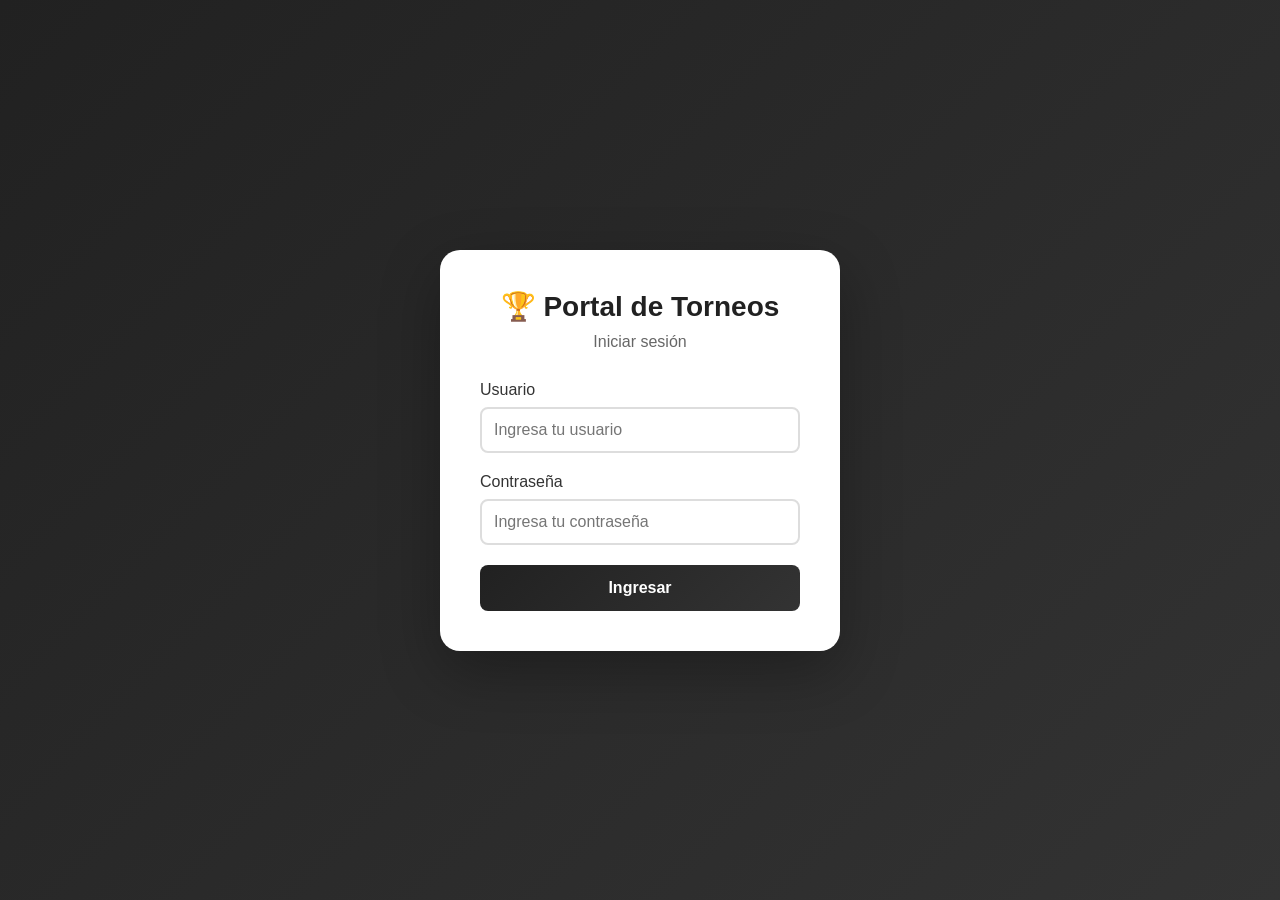
<file: cargar-resultados.html>
<!DOCTYPE html>
<html lang="es">
<head>
    <meta charset="UTF-8">
    <meta name="viewport" content="width=device-width, initial-scale=1.0">
    <title>Cargar Resultados - Administración</title>
    <link rel="stylesheet" href="style.css">
    <style>
        .container {
            max-width: 1200px;
            margin: 0 auto;
            padding: 20px;
        }
        
        .header {
            background: linear-gradient(135deg, #212121, #333333);
            color: white;
            padding: 20px;
            border-radius: 10px;
            margin-bottom: 20px;
            display: flex;
            justify-content: space-between;
            align-items: center;
        }
        
        .header h1 {
            margin: 0;
            font-size: 24px;
        }
        
        .back-btn {
            background: rgba(255,255,255,0.2);
            color: white;
            border: none;
            padding: 10px 20px;
            border-radius: 5px;
            cursor: pointer;
            text-decoration: none;
        }
        
        .back-btn:hover {
            background: rgba(255,255,255,0.3);
        }
        
        .filters {
            background: white;
            padding: 20px;
            border-radius: 10px;
            margin-bottom: 20px;
            box-shadow: 0 2px 5px rgba(0,0,0,0.1);
        }
        
        .filters select {
            padding: 10px;
            border: 2px solid #ddd;
            border-radius: 5px;
            font-size: 16px;
            margin-right: 10px;
        }
        
        .partidos-grid {
            display: grid;
            grid-template-columns: repeat(auto-fill, minmax(350px, 1fr));
            gap: 20px;
        }
        
        .partido-card {
            background: white;
            border-radius: 10px;
            padding: 20px;
            box-shadow: 0 2px 10px rgba(0,0,0,0.1);
            transition: transform 0.2s;
        }
        
        .partido-card:hover {
            transform: translateY(-2px);
            box-shadow: 0 4px 15px rgba(0,0,0,0.15);
        }
        
        .partido-card.jugado {
            border-left: 4px solid #BF360C;
        }
        
        .partido-card.pendiente {
            border-left: 4px solid #FFC107;
        }
        
        .partido-header {
            display: flex;
            justify-content: space-between;
            align-items: center;
            margin-bottom: 15px;
            padding-bottom: 10px;
            border-bottom: 1px solid #eee;
        }
        
        .partido-info {
            font-size: 12px;
            color: #666;
        }
        
        .estado-badge {
            padding: 4px 8px;
            border-radius: 4px;
            font-size: 11px;
            font-weight: bold;
            text-transform: uppercase;
        }
        
        .estado-jugado {
            background: #BF360C;
            color: white;
        }
        
        .estado-pendiente {
            background: #FFC107;
            color: #333;
        }
        
        .equipo {
            display: flex;
            justify-content: space-between;
            align-items: center;
            padding: 10px;
            background: #f8f9fa;
            border-radius: 5px;
            margin-bottom: 10px;
        }
        
        .equipo-nombre {
            font-weight: bold;
            color: #212121;
        }
        
        .equipo-input {
            width: 60px;
            padding: 8px;
            border: 2px solid #ddd;
            border-radius: 5px;
            text-align: center;
            font-size: 16px;
        }
        
        .sets-container {
            margin: 15px 0;
        }
        
        .set-row {
            display: flex;
            align-items: center;
            gap: 10px;
            margin-bottom: 10px;
        }
        
        .set-label {
            font-weight: bold;
            color: #666;
            min-width: 50px;
        }
        
        .set-input {
            width: 60px;
            padding: 8px;
            border: 2px solid #ddd;
            border-radius: 5px;
            text-align: center;
        }
        
        .super-tiebreak {
            background: #fff3cd;
            padding: 10px;
            border-radius: 5px;
            margin-top: 10px;
            display: none;
        }
        
        .super-tiebreak.visible {
            display: block;
        }
        
        .actions {
            display: flex;
            gap: 10px;
            margin-top: 15px;
        }
        
        .btn {
            padding: 10px 20px;
            border: none;
            border-radius: 5px;
            cursor: pointer;
            font-size: 14px;
            font-weight: bold;
            transition: background 0.3s;
        }
        
        .btn-primary {
            background: #BF360C;
            color: white;
        }
        
        .btn-primary:hover {
            background: #E65100;
        }
        
        .btn-danger {
            background: #f44336;
            color: white;
        }
        
        .btn-danger:hover {
            background: #da190b;
        }
        
        .btn-secondary {
            background: #6c757d;
            color: white;
        }
        
        .wo-section {
            background: #f8d7da;
            padding: 15px;
            border-radius: 5px;
            margin-top: 10px;
        }
        
        .wo-section label {
            display: block;
            margin-bottom: 8px;
            color: #721c24;
        }
        
        .wo-section select {
            width: 100%;
            padding: 8px;
            border: 2px solid #dc3545;
            border-radius: 5px;
        }
        
        .loading {
            text-align: center;
            padding: 40px;
            color: #666;
        }
        
        .resultado-actual {
            background: #d4edda;
            padding: 10px;
            border-radius: 5px;
            margin-top: 10px;
            font-size: 14px;
        }
        
        .resultado-actual h4 {
            margin: 0 0 5px 0;
            color: #155724;
        }
        
        .sets-display {
            display: flex;
            gap: 10px;
            margin-top: 5px;
        }
        
        .set-badge {
            background: #28a745;
            color: white;
            padding: 2px 8px;
            border-radius: 3px;
            font-size: 12px;
        }

        @media (max-width: 768px) {
            .partidos-grid {
                grid-template-columns: 1fr;
            }
            
            .header {
                flex-direction: column;
                gap: 15px;
                text-align: center;
            }
            .filters {
                display: flex;
                flex-direction: column;
                gap: 10px;
            }
            
            .filters label {
                margin-left: 0 !important;
                margin-bottom: 5px;
                font-weight: bold;
            }
            
            .filters select {
                width: 100%;
                margin-right: 0;
            }
        }
    </style>
</head>
<body>
    <script>
        // Verificar autenticación
        const token = localStorage.getItem('token');
        if (!token) {
            window.location.href = 'login.html';
        }
        const usuario = JSON.parse(localStorage.getItem('usuario') || '{}');
        function logout() {
            localStorage.removeItem('token');
            localStorage.removeItem('usuario');
            window.location.href = 'login.html';
        }
    </script>
    <div class="container">
        <div class="header">
            <h1>🎾 Cargar Resultados</h1>
            <div style="display: flex; gap: 10px; align-items: center;">
                <span id="user-name" style="color: white; font-size: 14px;"></span>
                <a href="editar-grupos.html" class="back-btn">← Volver</a>
                <button onclick="logout()" style="background: #f44336; color: white; border: none; padding: 10px 15px; border-radius: 5px; cursor: pointer;">🚪</button>
            </div>
        </div>
        <script>
            if (usuario && usuario.nombre) {
                document.getElementById('user-name').textContent = `👤 ${usuario.nombre}`;
            }
        </script>
        
        <div class="filters">
            <label>Filtrar por Categoría:</label>
            <select id="filtro-categoria">
                <option value="">Todas las categorías</option>
            </select>
            
            <label style="margin-left: 20px;">Grupo:</label>
            <select id="filtro-grupo">
                <option value="">Todos los grupos</option>
            </select>
            
            <label style="margin-left: 20px;">Estado:</label>
            <select id="filtro-estado">
                <option value="">Todos</option>
                <option value="pendiente">Pendientes</option>
                <option value="jugado">Jugados</option>
            </select>
        </div>
        
        <div id="partidos-container" class="partidos-grid">
            <div class="loading">Cargando partidos...</div>
        </div>
    </div>

    <script>
        const API_URL = 'https://torneos-malon.onrender.com/api';
        let torneoId = null;
        let partidos = [];
        let grupos = [];

        document.addEventListener('DOMContentLoaded', async () => {
            await cargarTorneoActivo();
            if (torneoId) {
                await cargarGrupos();
                await cargarPartidos();
            }
        });

        async function cargarTorneoActivo() {
            try {
                const response = await fetch(`${API_URL}/torneo-activo`);
                if (response.ok) {
                    const torneo = await response.json();
                    torneoId = torneo.id;
                }
            } catch (error) {
                console.error('Error al cargar torneo:', error);
            }
        }

        async function cargarGrupos() {
            try {
                const response = await fetch(`${API_URL}/grupos/${torneoId}`);
                if (response.ok) {
                    grupos = await response.json();
                    llenarFiltros();
                }
            } catch (error) {
                console.error('Error al cargar grupos:', error);
            }
        }

        function llenarFiltros() {
            // Llenar filtro de categorías
            const selectCategoria = document.getElementById('filtro-categoria');
            const categorias = [...new Set(grupos.map(g => g.categoria))];
            categorias.forEach(categoria => {
                const option = document.createElement('option');
                option.value = categoria;
                option.textContent = categoria;
                selectCategoria.appendChild(option);
            });
            selectCategoria.addEventListener('change', actualizarFiltroGrupos);
            
            // Llenar filtro de grupos (inicialmente todos)
            actualizarFiltroGrupos();
            
            document.getElementById('filtro-grupo').addEventListener('change', filtrarPartidos);
            document.getElementById('filtro-estado').addEventListener('change', filtrarPartidos);
        }
        
        function actualizarFiltroGrupos() {
            const categoriaSeleccionada = document.getElementById('filtro-categoria').value;
            const selectGrupo = document.getElementById('filtro-grupo');
            
            // Limpiar opciones actuales excepto la primera
            while (selectGrupo.options.length > 1) {
                selectGrupo.remove(1);
            }
            
            // Filtrar grupos por categoría seleccionada
            const gruposFiltrados = categoriaSeleccionada 
                ? grupos.filter(g => g.categoria === categoriaSeleccionada)
                : grupos;
            
            gruposFiltrados.forEach(grupo => {
                const option = document.createElement('option');
                option.value = grupo.id;
                option.textContent = `Grupo ${grupo.numero_grupo} - ${grupo.categoria}`;
                selectGrupo.appendChild(option);
            });
            
            filtrarPartidos();
        }

        async function cargarPartidos() {
            try {
                // Usar endpoint con detalle de sets
                const response = await fetch(`${API_URL}/partidos/${torneoId}/detallados`);
                if (response.ok) {
                    partidos = await response.json();
                    renderizarPartidos();
                }
            } catch (error) {
                console.error('Error al cargar partidos:', error);
                document.getElementById('partidos-container').innerHTML = 
                    '<div class="loading">Error al cargar partidos</div>';
            }
        }

        function renderizarPartidos() {
            const container = document.getElementById('partidos-container');
            const filtroCategoria = document.getElementById('filtro-categoria').value;
            const filtroGrupo = document.getElementById('filtro-grupo').value;
            const filtroEstado = document.getElementById('filtro-estado').value;
            
            let partidosFiltrados = partidos;
            
            // Filtrar por categoría
            if (filtroCategoria) {
                partidosFiltrados = partidosFiltrados.filter(p => p.categoria === filtroCategoria);
            }
            
            // Filtrar por grupo
            if (filtroGrupo) {
                partidosFiltrados = partidosFiltrados.filter(p => {
                    const grupo = grupos.find(g => g.id == filtroGrupo);
                    return grupo && p.grupo == grupo.numero_grupo && p.categoria === grupo.categoria;
                });
            }
            
            if (filtroEstado) {
                partidosFiltrados = partidosFiltrados.filter(p => 
                    filtroEstado === 'jugado' ? p.estado !== 'pendiente' : p.estado === 'pendiente'
                );
            }
            
            if (partidosFiltrados.length === 0) {
                container.innerHTML = '<div class="loading">No hay partidos para mostrar</div>';
                return;
            }
            
            container.innerHTML = partidosFiltrados.map(partido => crearCardPartido(partido)).join('');
            
            // Agregar event listeners a los inputs de sets
            document.querySelectorAll('.set-input').forEach(input => {
                input.addEventListener('input', verificarSuperTiebreak);
            });
        }

        function crearCardPartido(partido) {
            const estaJugado = partido.estado && partido.estado !== 'pendiente' && partido.estado !== null;
            const estadoClass = estaJugado ? 'jugado' : 'pendiente';
            const estadoText = estaJugado ? 'Jugado' : 'Pendiente';
            const estadoBadgeClass = estaJugado ? 'estado-jugado' : 'estado-pendiente';
            
            let resultadoHtml = '';
            if (estaJugado) {
                const esWO = partido.estado && partido.estado.includes('wo');
                const localGanador = partido.ganador_id === partido.local_id;
                const visitanteGanador = partido.ganador_id === partido.visitante_id;
                
                if (esWO) {
                    const ganadorNombre = localGanador ? partido.local_nombre : partido.visitante_nombre;
                    resultadoHtml = `
                        <div class="resultado-actual">
                            <h4>✓ Resultado cargado (W.O.)</h4>
                            <p style="margin: 5px 0; color: #ff9800; font-weight: bold;">Ganador: ${ganadorNombre}</p>
                            ${partido.sets_detalle && partido.sets_detalle.length > 0 ? 
                                `<div class="resultado-tenis" style="font-size: 16px; font-weight: bold; color: #212121; font-family: monospace; letter-spacing: 1px; margin-top: 5px;">${partido.sets_detalle.map(s => `${s.games_local}/${s.games_visitante}`).join(' ')}</div>` : 
                                '<div class="resultado-tenis" style="font-size: 16px; font-weight: bold; color: #666;">6/0 6/0</div>'
                            }
                        </div>
                    `;
                } else if (partido.sets_detalle && partido.sets_detalle.length > 0) {
                    // Formato tenis: 6/2 2/6 10/8
                    const setsFormato = partido.sets_detalle.map(set => {
                        if (set.es_super_tiebreak) {
                            return `<span style="color: #ff9800; font-weight: bold;">${set.games_local}/${set.games_visitante}</span>`;
                        }
                        return `${set.games_local}/${set.games_visitante}`;
                    }).join(' ');
                    
                    const ganadorNombre = localGanador ? partido.local_nombre : partido.visitante_nombre;
                    
                    resultadoHtml = `
                        <div class="resultado-actual">
                            <h4>✓ Resultado cargado</h4>
                            <p style="margin: 5px 0; color: #ff9800; font-weight: bold;">Ganador: ${ganadorNombre}</p>
                            <div class="resultado-tenis" style="font-size: 18px; font-weight: bold; color: #212121; font-family: 'Courier New', monospace; letter-spacing: 2px; margin-top: 8px;">
                                ${setsFormato}
                            </div>
                        </div>
                    `;
                } else {
                    resultadoHtml = `
                        <div class="resultado-actual">
                            <h4>✓ Resultado cargado</h4>
                            <div class="sets-display">
                                <span class="set-badge">${partido.sets_local}-${partido.sets_visitante} Sets</span>
                            </div>
                        </div>
                    `;
                }
            }
            
            return `
                <div class="partido-card ${estadoClass}" data-id="${partido.id}">
                    <div class="partido-header">
                        <div class="partido-info">
                            Grupo ${partido.grupo || 'N/A'} - ${partido.categoria || 'N/A'}<br>
                            ${partido.fecha ? formatearFecha(partido.fecha) : 'Sin fecha'} ${partido.horario || ''}
                        </div>
                        <span class="estado-badge ${estadoBadgeClass}">${estadoText}</span>
                    </div>
                    
                    <div class="equipo">
                        <span class="equipo-nombre">${partido.local_nombre}</span>
                        <span>Local</span>
                    </div>
                    
                    <div class="equipo">
                        <span class="equipo-nombre">${partido.visitante_nombre}</span>
                        <span>Visitante</span>
                    </div>
                    
                    <div class="sets-container">
                        <div class="set-row">
                            <span class="set-label">Set 1:</span>
                            <input type="number" class="set-input" data-set="1" data-equipo="local" min="0" max="7" placeholder="L">
                            <span>-</span>
                            <input type="number" class="set-input" data-set="1" data-equipo="visitante" min="0" max="7" placeholder="V">
                        </div>
                        <div class="set-row">
                            <span class="set-label">Set 2:</span>
                            <input type="number" class="set-input" data-set="2" data-equipo="local" min="0" max="7" placeholder="L">
                            <span>-</span>
                            <input type="number" class="set-input" data-set="2" data-equipo="visitante" min="0" max="7" placeholder="V">
                        </div>
                    </div>
                    
                    <div class="super-tiebreak" id="super-tb-${partido.id}">
                        <strong>🏆 Super Tie-Break:</strong>
                        <div class="set-row" style="margin-top: 10px;">
                            <span class="set-label">TB:</span>
                            <input type="number" class="set-input super-tb-input" data-equipo="local" min="0" placeholder="L">
                            <span>-</span>
                            <input type="number" class="set-input super-tb-input" data-equipo="visitante" min="0" placeholder="V">
                        </div>
                    </div>
                    
                    <div class="wo-section">
                        <label>
                            <input type="checkbox" class="wo-check" data-id="${partido.id}"> 
                            Walkover (WO)
                        </label>
                        <select class="wo-select" data-id="${partido.id}" style="display: none; margin-top: 5px;">
                            <option value="">Seleccionar ganador WO...</option>
                            <option value="local">${partido.local_nombre}</option>
                            <option value="visitante">${partido.visitante_nombre}</option>
                        </select>
                    </div>
                    
                    ${resultadoHtml}
                    
                    <div class="actions">
                        <button class="btn btn-primary" onclick="guardarResultado(${partido.id})">
                            ${estaJugado ? 'Actualizar' : 'Guardar'}
                        </button>
                        ${estaJugado ? `<button class="btn btn-danger" onclick="eliminarResultado(${partido.id})">Eliminar</button>` : ''}
                    </div>
                </div>
            `;
        }

        function verificarSuperTiebreak(e) {
            const card = e.target.closest('.partido-card');
            const partidoId = card.dataset.id;
            
            const set1Local = parseInt(card.querySelector('[data-set="1"][data-equipo="local"]').value) || 0;
            const set1Vis = parseInt(card.querySelector('[data-set="1"][data-equipo="visitante"]').value) || 0;
            const set2Local = parseInt(card.querySelector('[data-set="2"][data-equipo="local"]').value) || 0;
            const set2Vis = parseInt(card.querySelector('[data-set="2"][data-equipo="visitante"]').value) || 0;
            
            const superTb = document.getElementById(`super-tb-${partidoId}`);
            
            // Mostrar super TB si hay 1-1 en sets
            if ((set1Local > set1Vis && set2Vis > set2Local) || (set1Vis > set1Local && set2Local > set2Vis)) {
                superTb.classList.add('visible');
            } else {
                superTb.classList.remove('visible');
            }
        }

        // Manejar checkbox de WO
        document.addEventListener('change', (e) => {
            if (e.target.classList.contains('wo-check')) {
                const select = e.target.closest('.wo-section').querySelector('.wo-select');
                select.style.display = e.target.checked ? 'block' : 'none';
            }
        });

        function validarSet(local, visitante, setNum) {
            // Validar que no sean iguales (el set debe tener ganador)
            if (local === visitante) {
                return `El set ${setNum} no puede terminar empatado`;
            }
            
            const max = Math.max(local, visitante);
            const min = Math.min(local, visitante);
            
            // Validar máximos permitidos
            if (max > 7) {
                return `El set ${setNum} no puede tener más de 7 games`;
            }
            
            // Caso 7-5 o 7-6
            if (max === 7) {
                if (min !== 5 && min !== 6) {
                    return `Si hay 7 games en el set ${setNum}, el otro debe tener 5 o 6`;
                }
            }
            // Caso 6-X
            else if (max === 6) {
                if (min >= 5) {
                    return `El set ${setNum}: si hay 6-5 debe continuar hasta 7-5 o 7-6`;
                }
            }
            // Ninguno llegó a 6 o 7 (set no terminado)
            else {
                return `El set ${setNum} debe llegar al menos a 6 games para un jugador`;
            }
            
            return null; // Todo OK
        }
        
        function validarSuperTiebreak(local, visitante) {
            if (local === visitante) {
                return 'El super tie-break no puede terminar empatado';
            }
            
            const max = Math.max(local, visitante);
            const min = Math.min(local, visitante);
            
            // Debe llegar al menos a 10
            if (max < 10) {
                return 'El super tie-break debe llegar al menos a 10 puntos';
            }
            
            // Si llegó exactamente a 10: diferencia debe ser al menos 2
            if (max === 10) {
                if (max - min < 2) {
                    return 'Con 10 puntos, la diferencia debe ser al menos 2 (ej: 10-8, 10-2)';
                }
            } else {
                // Si pasó de 10: diferencia debe ser exactamente 2
                if (max - min !== 2) {
                    return 'Con más de 10 puntos, la diferencia debe ser exactamente 2 (ej: 11-9, 12-10, 14-12)';
                }
            }
            
            return null; // Todo OK
        }

        async function guardarResultado(partidoId) {
            const card = document.querySelector(`.partido-card[data-id="${partidoId}"]`);
            const woCheck = card.querySelector('.wo-check');
            
            let data = {};
            
            if (woCheck.checked) {
                const woSelect = card.querySelector('.wo-select');
                if (!woSelect.value) {
                    alert('Por favor seleccioná el ganador del WO');
                    return;
                }
                data = {
                    esWO: true,
                    ganadorWO: woSelect.value
                };
            } else {
                // Obtener sets
                const sets = [];
                for (let i = 1; i <= 2; i++) {
                    const local = parseInt(card.querySelector(`[data-set="${i}"][data-equipo="local"]`).value);
                    const visitante = parseInt(card.querySelector(`[data-set="${i}"][data-equipo="visitante"]`).value);
                    
                    if (isNaN(local) || isNaN(visitante)) {
                        alert(`Por favor completá el set ${i}`);
                        return;
                    }
                    
                    // Validar el set
                    const error = validarSet(local, visitante, i);
                    if (error) {
                        alert(error);
                        return;
                    }
                    
                    sets.push({ gamesLocal: local, gamesVisitante: visitante });
                }
                
                data.sets = sets;
                
                // Verificar super TB
                const superTbDiv = document.getElementById(`super-tb-${partidoId}`);
                if (superTbDiv.classList.contains('visible')) {
                    const tbLocal = parseInt(card.querySelector('.super-tb-input[data-equipo="local"]').value);
                    const tbVisitante = parseInt(card.querySelector('.super-tb-input[data-equipo="visitante"]').value);
                    
                    if (isNaN(tbLocal) || isNaN(tbVisitante)) {
                        alert('Por favor completá el super tie-break');
                        return;
                    }
                    
                    // Validar super tie-break
                    const error = validarSuperTiebreak(tbLocal, tbVisitante);
                    if (error) {
                        alert(error);
                        return;
                    }
                    
                    data.superTiebreak = { local: tbLocal, visitante: tbVisitante };
                }
            }
            
            try {
                const response = await fetch(`${API_URL}/partidos/${partidoId}/resultado`, {
                    method: 'POST',
                    headers: { 'Content-Type': 'application/json' },
                    body: JSON.stringify(data)
                });
                
                if (response.ok) {
                    alert('Resultado guardado exitosamente');
                    await cargarPartidos();
                } else {
                    const error = await response.json();
                    alert('Error: ' + (error.error || 'No se pudo guardar'));
                }
            } catch (error) {
                console.error('Error:', error);
                alert('Error al guardar el resultado');
            }
        }

        async function eliminarResultado(partidoId) {
            if (!confirm('¿Estás seguro de eliminar este resultado?')) return;
            
            try {
                const response = await fetch(`${API_URL}/partidos/${partidoId}/resultado`, {
                    method: 'DELETE'
                });
                
                if (response.ok) {
                    alert('Resultado eliminado');
                    await cargarPartidos();
                } else {
                    alert('Error al eliminar el resultado');
                }
            } catch (error) {
                console.error('Error:', error);
                alert('Error al eliminar');
            }
        }

        function filtrarPartidos() {
            renderizarPartidos();
        }

        // Función para formatear fechas sin problema de zona horaria
        function formatearFecha(fechaStr) {
            // Manejar formato ISO (2025-03-09T00:00:00.000Z) o simple (2025-03-09)
            if (!fechaStr) return '';
            
            // Si viene en formato ISO, extraer solo la parte de la fecha
            const fechaLimpia = fechaStr.split('T')[0];
            const [year, month, day] = fechaLimpia.split('-');
            
            if (!year || !month || !day) return fechaStr;
            
            return `${day}/${month}/${year}`;
        }
    </script>
</body>
</html>
</file>
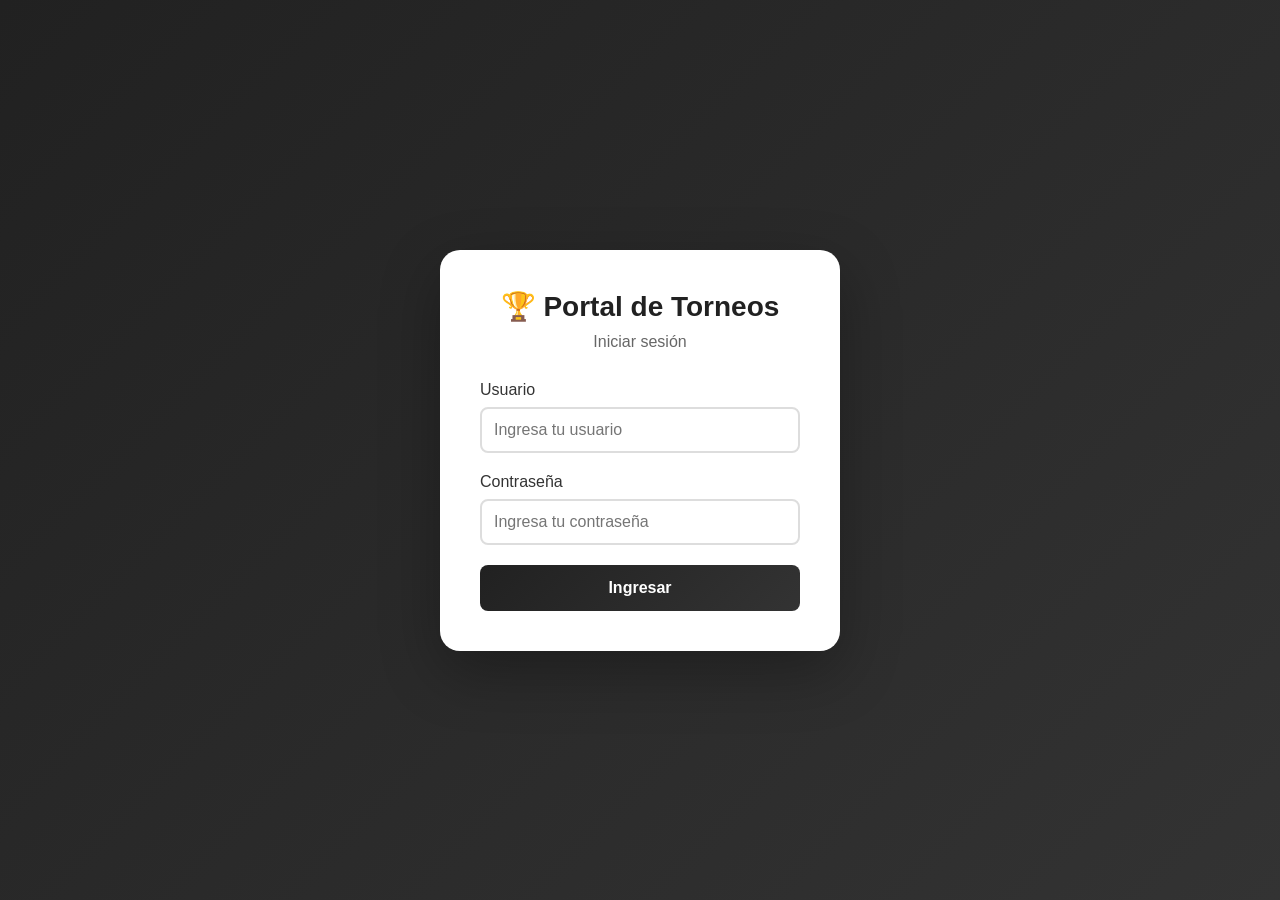
<file: crear-password.html>
<!DOCTYPE html>
<html lang="es">
<head>
    <meta charset="UTF-8">
    <meta name="viewport" content="width=device-width, initial-scale=1.0">
    <title>Crear Contraseña - Portal de Torneos</title>
    <style>
        * {
            margin: 0;
            padding: 0;
            box-sizing: border-box;
        }
        
        body {
            font-family: 'Segoe UI', Tahoma, Geneva, Verdana, sans-serif;
            background: linear-gradient(135deg, #212121 0%, #333333 100%);
            min-height: 100vh;
            display: flex;
            justify-content: center;
            align-items: center;
            padding: 20px;
        }
        
        .container {
            background: white;
            padding: 40px;
            border-radius: 20px;
            box-shadow: 0 20px 60px rgba(0,0,0,0.3);
            width: 100%;
            max-width: 400px;
        }
        
        .header {
            text-align: center;
            margin-bottom: 30px;
        }
        
        .header h1 {
            color: #212121;
            font-size: 28px;
            margin-bottom: 10px;
        }
        
        .header p {
            color: #666;
        }
        
        .info-box {
            background: #e3f2fd;
            border-left: 4px solid #2196f3;
            padding: 15px;
            margin-bottom: 25px;
            border-radius: 4px;
        }
        
        .info-box p {
            color: #1565c0;
            font-size: 14px;
            margin: 0;
        }
        
        .form-group {
            margin-bottom: 20px;
        }
        
        .form-group label {
            display: block;
            margin-bottom: 8px;
            color: #333;
            font-weight: 500;
        }
        
        .form-group input {
            width: 100%;
            padding: 12px;
            border: 2px solid #ddd;
            border-radius: 8px;
            font-size: 16px;
            transition: border-color 0.3s;
        }
        
        .form-group input:focus {
            outline: none;
            border-color: #BF360C;
        }
        
        .password-requirements {
            font-size: 12px;
            color: #666;
            margin-top: 5px;
        }
        
        .btn {
            width: 100%;
            padding: 14px;
            background: linear-gradient(135deg, #212121 0%, #333333 100%);
            color: white;
            border: none;
            border-radius: 8px;
            font-size: 16px;
            font-weight: bold;
            cursor: pointer;
            transition: transform 0.2s, box-shadow 0.2s;
        }
        
        .btn:hover {
            transform: translateY(-2px);
            box-shadow: 0 10px 20px rgba(102, 126, 234, 0.3);
        }
        
        .btn:disabled {
            opacity: 0.7;
            cursor: not-allowed;
            transform: none;
        }
        
        .alert {
            padding: 12px;
            border-radius: 8px;
            margin-bottom: 20px;
            display: none;
        }
        
        .alert-error {
            background: #ffebee;
            color: #c62828;
            border: 1px solid #ef9a9a;
        }
        
        .alert-success {
            background: #e8f5e9;
            color: #2e7d32;
            border: 1px solid #a5d6a7;
        }
        
        .spinner {
            display: none;
            width: 20px;
            height: 20px;
            border: 3px solid #f3f3f3;
            border-top: 3px solid #BF360C;
            border-radius: 50%;
            animation: spin 1s linear infinite;
            margin-right: 10px;
            vertical-align: middle;
        }
        
        @keyframes spin {
            0% { transform: rotate(0deg); }
            100% { transform: rotate(360deg); }
        }
    </style>
</head>
<body>
    <div class="container">
        <div class="header">
            <h1>🔐 Crear Contraseña</h1>
            <p>Bienvenido al sistema de torneos</p>
        </div>
        
        <div class="info-box">
            <p>Este es tu primer ingreso. Debes establecer una contraseña para continuar. La contraseña debe tener al menos 6 caracteres.</p>
        </div>
        
        <div id="alert" class="alert"></div>
        
        <form id="passwordForm">
            <div class="form-group">
                <label for="pass_nueva">Nueva Contraseña</label>
                <input type="password" id="pass_nueva" name="pass_nueva" required minlength="6" placeholder="Mínimo 6 caracteres">
                <div class="password-requirements">Mínimo 6 caracteres</div>
            </div>
            
            <div class="form-group">
                <label for="pass_confirmar">Confirmar Contraseña</label>
                <input type="password" id="pass_confirmar" name="pass_confirmar" required placeholder="Repite la contraseña">
            </div>
            
            <button type="submit" class="btn">
                <span class="spinner" id="spinner"></span>
                <span id="btnText">Guardar Contraseña</span>
            </button>
        </form>
    </div>

    <script>
        const API_URL = 'https://torneos-malon.onrender.com/api';
        
        // Obtener nombre temporal
        const nombre = localStorage.getItem('tempNombre');
        
        if (!nombre) {
            // Si no hay nombre temporal, redirigir al login
            window.location.href = 'login.html';
        }
        
        document.getElementById('passwordForm').addEventListener('submit', async (e) => {
            e.preventDefault();
            
            const pass_nueva = document.getElementById('pass_nueva').value;
            const pass_confirmar = document.getElementById('pass_confirmar').value;
            const btn = document.querySelector('.btn');
            const spinner = document.getElementById('spinner');
            const btnText = document.getElementById('btnText');
            
            // Validar que coincidan
            if (pass_nueva !== pass_confirmar) {
                showAlert('Las contraseñas no coinciden', 'error');
                return;
            }
            
            // Validar longitud
            if (pass_nueva.length < 6) {
                showAlert('La contraseña debe tener al menos 6 caracteres', 'error');
                return;
            }
            
            // Deshabilitar botón
            btn.disabled = true;
            spinner.style.display = 'inline-block';
            btnText.textContent = 'Guardando...';
            
            try {
                const response = await fetch(`${API_URL}/auth/establecer-password`, {
                    method: 'POST',
                    headers: { 'Content-Type': 'application/json' },
                    body: JSON.stringify({ nombre, pass_nueva, pass_confirmar })
                });
                
                const data = await response.json();
                
                if (!response.ok) {
                    showAlert(data.error || 'Error al guardar la contraseña', 'error');
                    return;
                }
                
                showAlert('Contraseña guardada correctamente. Redirigiendo...', 'success');
                
                // Limpiar nombre temporal
                localStorage.removeItem('tempNombre');
                
                // Redirigir al login después de 2 segundos
                setTimeout(() => {
                    window.location.href = 'login.html';
                }, 2000);
                
            } catch (error) {
                console.error('Error:', error);
                showAlert('Error de conexión. Intenta nuevamente.', 'error');
            } finally {
                btn.disabled = false;
                spinner.style.display = 'none';
                btnText.textContent = 'Guardar Contraseña';
            }
        });
        
        function showAlert(mensaje, tipo) {
            const alert = document.getElementById('alert');
            alert.textContent = mensaje;
            alert.className = `alert alert-${tipo}`;
            alert.style.display = 'block';
            
            if (tipo === 'error') {
                setTimeout(() => {
                    alert.style.display = 'none';
                }, 5000);
            }
        }
    </script>
</body>
</html>
</file>
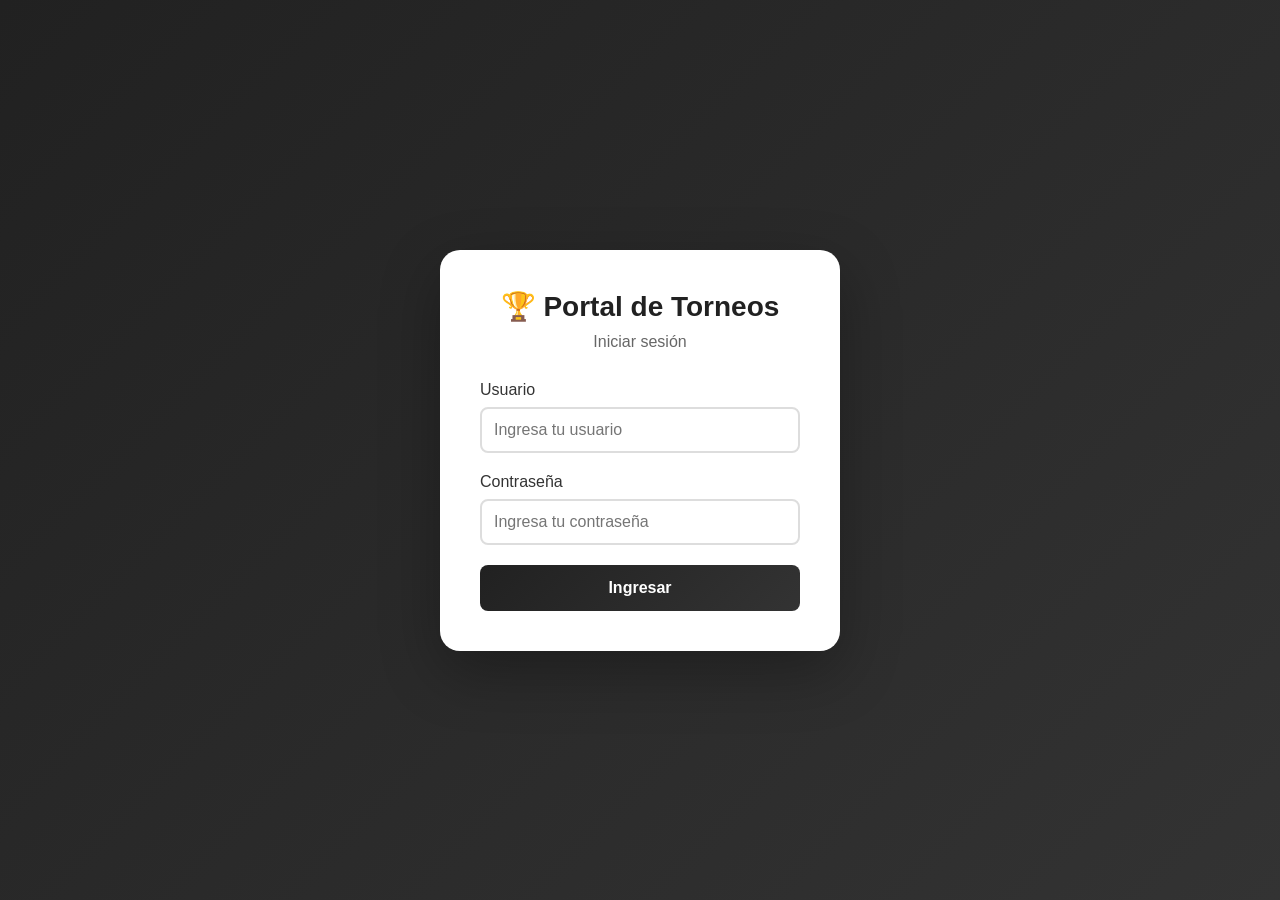
<file: editar-grupos.html>
<!DOCTYPE html>
<html lang="es">
<head>
    <meta charset="UTF-8">
    <meta name="viewport" content="width=device-width, initial-scale=1.0">
    <title>Editar Grupos - Torneo de Tenis "Copa El Malon Club"</title>
    <meta name="description" content="Edición de grupos y partidos del Torneo de Tenis Copa El Malon Club. Gestión de horarios y enfrentamientos.">
    <link rel="stylesheet" href="style.css">
    <link rel="icon" href="logo.png" type="image/png">
    <link rel="preconnect" href="https://fonts.googleapis.com">
    <link rel="preconnect" href="https://fonts.gstatic.com" crossorigin>
    <link href="https://fonts.googleapis.com/css2?family=Roboto:wght@400;700&display=swap" rel="stylesheet">
    <style>
        /* Menú de Gestión del Torneo */
        #menu-gestion {
            margin-bottom: 30px;
        }
        
        #menu-gestion h2 {
            color: #212121;
            margin-bottom: 20px;
            padding-bottom: 10px;
            border-bottom: 3px solid #BF360C;
        }
        
        .menu-grid {
            display: grid;
            grid-template-columns: repeat(auto-fit, minmax(280px, 1fr));
            gap: 15px;
        }
        
        .menu-card {
            display: flex;
            align-items: center;
            padding: 20px;
            background: white;
            border-radius: 10px;
            box-shadow: 0 2px 8px rgba(0,0,0,0.1);
            text-decoration: none;
            color: inherit;
            transition: all 0.3s ease;
            border-left: 4px solid #BF360C;
        }
        
        .menu-card:hover {
            transform: translateY(-3px);
            box-shadow: 0 4px 15px rgba(0,0,0,0.15);
            background: #f8fff8;
        }
        
        .menu-card.menu-public {
            border-left-color: #2196F3;
            background: linear-gradient(135deg, #f5f9ff, white);
        }
        
        .menu-card.menu-public:hover {
            background: linear-gradient(135deg, #e3f2fd, white);
        }
        
        .menu-icon {
            font-size: 36px;
            margin-right: 15px;
            min-width: 50px;
            text-align: center;
        }
        
        .menu-content h3 {
            margin: 0 0 5px 0;
            color: #212121;
            font-size: 16px;
        }
        
        .menu-content p {
            margin: 0;
            font-size: 12px;
            color: #666;
            line-height: 1.4;
        }
        
        @media (max-width: 768px) {
            .menu-grid {
                grid-template-columns: 1fr;
            }
            
            .menu-card {
                padding: 15px;
            }
            
            .menu-icon {
                font-size: 28px;
            }
        }
    </style>
</head>
<body class="editar-grupos">
    <script>
        // Verificar autenticación
        const token = localStorage.getItem('token');
        if (!token) {
            window.location.href = 'login.html';
        }
        
        // Obtener información del usuario
        const usuario = JSON.parse(localStorage.getItem('usuario') || '{}');
        
        // Verificar grupos
        async function verificarGrupos() {
            try {
                const response = await fetch('https://torneos-malon.onrender.com/api/verificar-grupos', {
                    headers: { 'Authorization': `Bearer ${token}` }
                });
                const data = await response.json();
                window.hayGrupos = data.hayGrupos;
                return data.hayGrupos;
            } catch (error) {
                console.error('Error al verificar grupos:', error);
                window.hayGrupos = false;
                return false;
            }
        }
        
        // Función de logout
        function logout() {
            localStorage.removeItem('token');
            localStorage.removeItem('usuario');
            window.location.href = 'login.html';
        }
    </script>
    
    <div class="container">
        <header>
            <img src="logo.png" alt="Logo Academia de Tenis" class="header-logo">
            <div class="header-text">
                <h1>Editar Grupos y Partidos</h1>
                <p class="subtitle">Gestión de Horarios y Enfrentamientos</p>
            </div>
        </header>
        
        <!-- Barra de usuario -->
        <div id="user-bar" style="background: #212121; color: white; padding: 15px 20px; display: flex; justify-content: space-between; align-items: center; flex-wrap: wrap; gap: 15px;">
            <span id="user-name" style="font-weight: bold; font-size: 1.1rem;">👤 Cargando...</span>
            <div style="display: flex; gap: 10px; flex-wrap: wrap; justify-content: center; align-items: center;">
                <a href="admin-datos.html" style="background: #BF360C; color: white; border: none; padding: 10px 15px; border-radius: 5px; cursor: pointer; text-decoration: none; display: inline-flex; align-items: center; font-size: 14px; font-weight: bold; box-shadow: 0 2px 4px rgba(0,0,0,0.2);">
                    🛠️ Admin Datos
                </a>
                <button id="btn-reset-password" onclick="abrirModalResetPassword()" style="display: none; background: #ff9800; color: white; border: none; padding: 10px 15px; border-radius: 5px; cursor: pointer; font-size: 14px; font-weight: bold; box-shadow: 0 2px 4px rgba(0,0,0,0.2);">
                    🔄 Reset Contraseña
                </button>
                <button onclick="logout()" style="background: #f44336; color: white; border: none; padding: 10px 15px; border-radius: 5px; cursor: pointer; font-size: 14px; font-weight: bold; box-shadow: 0 2px 4px rgba(0,0,0,0.2);">
                    🚪 Cerrar Sesión
                </button>
            </div>
        </div>

        <main>
            <!-- Estado del torneo -->
            <section id="estado-torneo">
                <h2>Información del Torneo</h2>
                <div id="info-torneo">
                    <p>Cargando información del torneo...</p>
                </div>
            </section>

            <!-- Menú de Gestión del Torneo -->
            <section id="menu-gestion">
                <h2>📊 Gestión del Torneo</h2>
                <div class="menu-grid">
                    <a href="cargar-resultados.html" class="menu-card">
                        <div class="menu-icon">📝</div>
                        <div class="menu-content">
                            <h3>Cargar Resultados</h3>
                            <p>Registrá los sets, games y super tie-breaks de cada partido</p>
                        </div>
                    </a>
                    
                    <a href="posiciones-grupos.html" class="menu-card">
                        <div class="menu-icon">📈</div>
                        <div class="menu-content">
                            <h3>Posiciones de Grupos</h3>
                            <p>Tablas en tiempo real con estadísticas y clasificados</p>
                        </div>
                    </a>
                    

                    <a href="llave-eliminacion.html" class="menu-card">
                        <div class="menu-icon">🏁</div>
                        <div class="menu-content">
                            <h3>Playoffs</h3>
                            <p>Gestionar horarios y resultados de la fase final</p>
                        </div>
                    </a>
                    
                    <a href="ver-playoffs.html" class="menu-card menu-public" target="_blank">
                        <div class="menu-icon">👁️</div>
                        <div class="menu-content">
                            <h3>Ver Playoffs (Público)</h3>
                            <p>Vista pública del bracket para consulta</p>
                        </div>
                    </a>
                    <a href="gestionar-horarios.html" class="menu-card">
                        <div class="menu-icon">📅</div>
                        <div class="menu-content">
                            <h3>Gestionar Horarios</h3>
                            <p>Configurar fechas, horas y canchas disponibles</p>
                        </div>
                    </a>
                </div>
            </section>

            <!-- Resumen de grupos -->
            <section id="resumen-grupos">
                <h2>Grupos Formados</h2>
                <div class="filtro-categoria-container" style="margin-bottom: 15px;">
                    <label for="filtro-categoria" style="font-weight: bold; margin-right: 10px;">Filtrar por Categoría:</label>
                    <select id="filtro-categoria" style="padding: 8px; border-radius: 4px; border: 1px solid #ccc;">
                        <option value="">Todas las categorías</option>
                    </select>
                </div>
                <div id="grupos-container">
                    <p>Cargando grupos...</p>
                </div>
            </section>

            <!-- Lista de partidos -->
            <section id="partidos-section">
                <h2>Partidos Programados</h2>
                <div id="partidos-container">
                    <p>Cargando partidos...</p>
                </div>
            </section>

            <!-- Partidos pendientes -->
            <section id="partidos-pendientes-section" class="hidden">
                <h2>Partidos Pendientes (Sin Horario)</h2>
                <div id="partidos-pendientes-container">
                    <p>No hay partidos pendientes.</p>
                </div>
            </section>

            <!-- Botones de acción -->
            <section id="acciones">
                <div class="action-buttons">
                    <button id="btn-volver" class="btn-secondary">Volver a Grupos</button>
                    <button id="btn-actualizar" class="btn-primary">Actualizar Cambios</button>
                </div>
            </section>

            <!-- Mensajes y notificaciones -->
            <div id="notification-container"></div>
            
            <!-- Indicador de carga -->
            <div id="loading-overlay" class="hidden">
                <div class="loading-spinner">
                    <p>Cargando datos...</p>
                    <div class="spinner"></div>
                </div>
            </div>
        </main>

        <footer>
            <div class="footer-texto">
                <p>&copy; 2025 Escuela de Tenis "Malon Club".</p>
                <p>Todos los derechos reservados.</p>
            </div>
            <div class="footer-logos">
                <span>Desarrollado por:</span>
                <a href="https://www.itecriocuarto.org.ar/itec-labs" target="_blank">
                    <img src="logos/logoiteclabs.png" alt="ITECLABS SOFTWARE">
                </a>
            </div>
        </footer>
    </div>

    <!-- Modal para resetear contraseña -->
    <div id="modal-reset-password" style="display: none; position: fixed; top: 0; left: 0; width: 100%; height: 100%; background: rgba(0,0,0,0.5); z-index: 1000; justify-content: center; align-items: center;">
        <div style="background: white; padding: 30px; border-radius: 10px; max-width: 400px; width: 90%;">
            <h3>🔄 Resetear Contraseña</h3>
            <p style="color: #666; margin-bottom: 20px;">Seleccioná el usuario para resetear su contraseña:</p>
            <select id="select-usuario-reset" style="width: 100%; padding: 10px; margin-bottom: 20px; border: 2px solid #ddd; border-radius: 5px;">
                <option value="">Cargando usuarios...</option>
            </select>
            <div style="display: flex; gap: 10px;">
                <button onclick="cerrarModalResetPassword()" style="flex: 1; padding: 12px; background: #ddd; border: none; border-radius: 5px; cursor: pointer;">Cancelar</button>
                <button onclick="resetearPassword()" style="flex: 1; padding: 12px; background: #ff9800; color: white; border: none; border-radius: 5px; cursor: pointer;">Resetear</button>
            </div>
        </div>
    </div>

    <script>
        // Mostrar nombre de usuario
        if (usuario && usuario.nombre) {
            document.getElementById('user-name').textContent = `👤 ${usuario.nombre} ${usuario.tipo_usuario === 1 ? '(Admin)' : '(Profe)'}`;
            
            // Mostrar botón de resetear password solo para admin
            if (usuario.tipo_usuario === 1) {
                document.getElementById('btn-reset-password').style.display = 'inline-block';
            }
        }
        
        // Modal de reset password
        function abrirModalResetPassword() {
            document.getElementById('modal-reset-password').style.display = 'flex';
            cargarUsuariosParaReset();
        }
        
        function cerrarModalResetPassword() {
            document.getElementById('modal-reset-password').style.display = 'none';
        }
        
        async function cargarUsuariosParaReset() {
            try {
                const response = await fetch('https://torneos-malon.onrender.com/api/usuarios', {
                    headers: { 'Authorization': `Bearer ${token}` }
                });
                const data = await response.json();
                
                const select = document.getElementById('select-usuario-reset');
                select.innerHTML = '<option value="">Seleccionar usuario...</option>';
                
                data.usuarios.forEach(u => {
                    const option = document.createElement('option');
                    option.value = u.nombre;
                    option.textContent = `${u.nombre} ${u.tipo_usuario === 1 ? '(Admin)' : '(Profe)'}`;
                    select.appendChild(option);
                });
            } catch (error) {
                console.error('Error al cargar usuarios:', error);
                alert('Error al cargar usuarios');
            }
        }
        
        async function resetearPassword() {
            const nombre = document.getElementById('select-usuario-reset').value;
            if (!nombre) {
                alert('Seleccioná un usuario');
                return;
            }
            
            if (!confirm(`¿Estás seguro de resetear la contraseña de ${nombre}?\n\nEl usuario deberá establecer una nueva contraseña al iniciar sesión.`)) {
                return;
            }
            
            try {
                const response = await fetch('https://torneos-malon.onrender.com/api/auth/reset-password', {
                    method: 'POST',
                    headers: {
                        'Content-Type': 'application/json',
                        'Authorization': `Bearer ${token}`
                    },
                    body: JSON.stringify({ nombre })
                });
                
                const data = await response.json();
                
                if (response.ok) {
                    alert(data.mensaje);
                    cerrarModalResetPassword();
                } else {
                    alert(data.error || 'Error al resetear contraseña');
                }
            } catch (error) {
                console.error('Error:', error);
                alert('Error de conexión');
            }
        }
        
        // Verificar grupos y ajustar interfaz
        verificarGrupos().then(hayGrupos => {
            const menuGestion = document.getElementById('menu-gestion');
            const estadoTorneo = document.getElementById('estado-torneo');
            
            if (!hayGrupos) {
                // Ocultar menú si no hay grupos
                if (menuGestion) menuGestion.style.display = 'none';
                
                // Mostrar mensaje y botón para ir a grupos
                estadoTorneo.innerHTML = `
                    <h2>⚠️ Grupos no generados</h2>
                    <div style="background: #fff3cd; border-left: 4px solid #ffc107; padding: 20px; margin: 20px 0;">
                        <p style="color: #856404; font-size: 16px; margin-bottom: 15px;">
                            No se han generado los grupos para el torneo activo.
                        </p>
                        <p style="color: #856404; margin-bottom: 20px;">
                            Debes generar los grupos antes de poder acceder a las demás funciones.
                        </p>
                        <div style="display: flex; gap: 15px; flex-wrap: wrap;">
                            <a href="grupos.html" style="display: inline-block; background: linear-gradient(135deg, #212121 0%, #333333 100%); color: white; padding: 15px 30px; text-decoration: none; border-radius: 8px; font-weight: bold; font-size: 16px;">
                                🚀 Ir a Generar Grupos
                            </a>
                            <a href="gestionar-horarios.html" style="display: inline-block; background: linear-gradient(135deg, #BF360C 0%, #E65100 100%); color: white; padding: 15px 30px; text-decoration: none; border-radius: 8px; font-weight: bold; font-size: 16px;">
                                📅 Gestionar Horarios
                            </a>
                        </div>
                    </div>
                `;
            } else {
                // Agregar botón "Ir a Grupos" en el menú
                const menuGrid = document.querySelector('.menu-grid');
                if (menuGrid) {
                    const btnGrupos = document.createElement('a');
                    btnGrupos.href = 'grupos.html';
                    btnGrupos.className = 'menu-card';
                    btnGrupos.innerHTML = `
                        <div class="menu-icon">⚙️</div>
                        <div class="menu-content">
                            <h3>Generar/Ver Grupos</h3>
                            <p>Configurar y generar grupos del torneo</p>
                        </div>
                    `;
                    menuGrid.insertBefore(btnGrupos, menuGrid.firstChild);
                }
            }
        });
    </script>
    
    <script src="editar-grupos.js"></script>
</body>
</html>
</file>
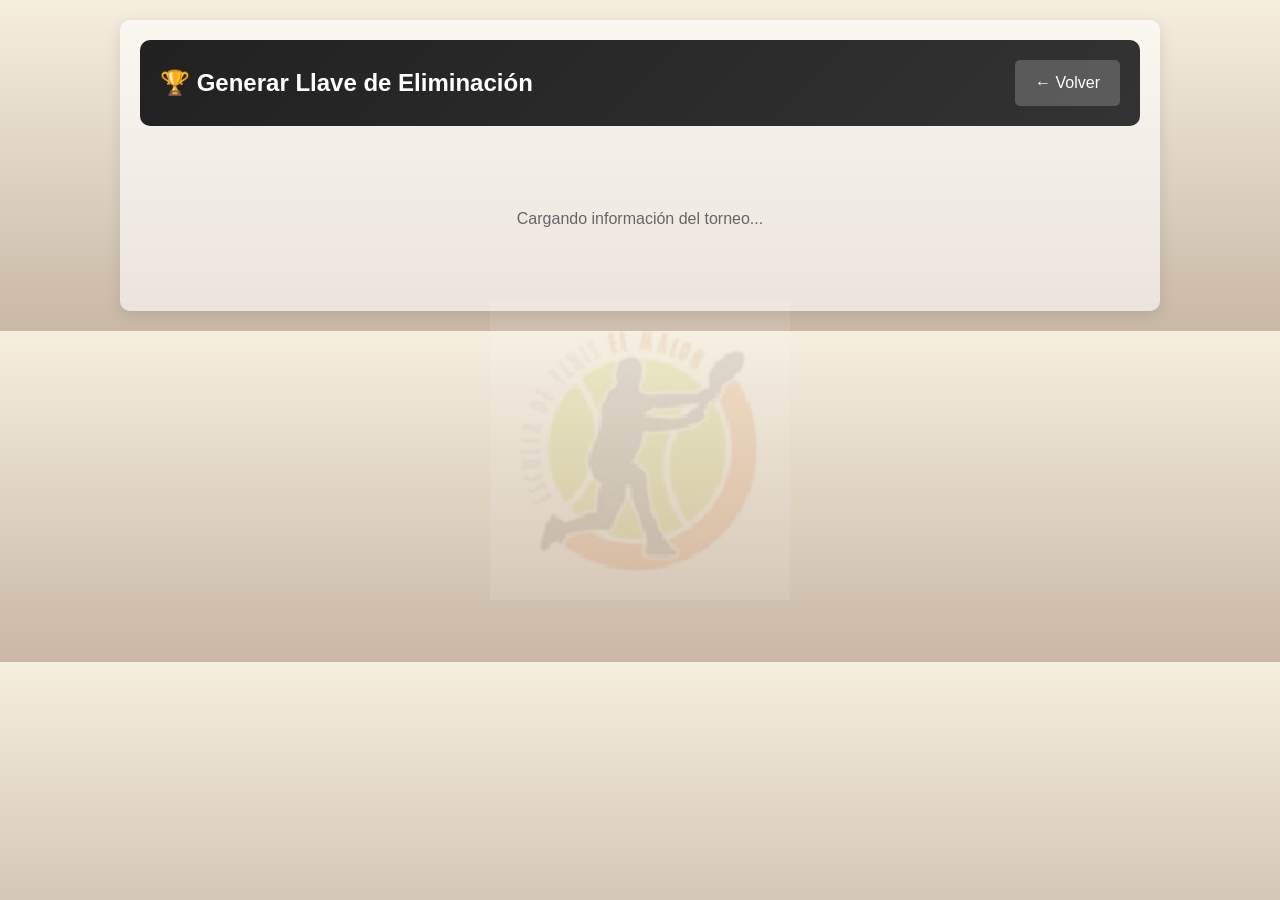
<file: generar-llave.html>
<!DOCTYPE html>
<html lang="es">
<head>
    <meta charset="UTF-8">
    <meta name="viewport" content="width=device-width, initial-scale=1.0">
    <title>Generar Llave - Administración</title>
    <link rel="stylesheet" href="style.css">
    <style>
        .container {
            max-width: 1000px;
            margin: 0 auto;
            padding: 20px;
        }
        
        .header {
            background: linear-gradient(135deg, #212121, #333333);
            color: white;
            padding: 20px;
            border-radius: 10px;
            margin-bottom: 20px;
            display: flex;
            justify-content: space-between;
            align-items: center;
        }
        
        .header h1 {
            margin: 0;
            font-size: 24px;
        }
        
        .back-btn {
            background: rgba(255,255,255,0.2);
            color: white;
            border: none;
            padding: 10px 20px;
            border-radius: 5px;
            cursor: pointer;
            text-decoration: none;
        }
        
        .preview-container {
            background: white;
            border-radius: 10px;
            padding: 30px;
            box-shadow: 0 2px 10px rgba(0,0,0,0.1);
            margin-bottom: 20px;
        }
        
        .preview-container h2 {
            margin-top: 0;
            color: #212121;
            border-bottom: 2px solid #BF360C;
            padding-bottom: 10px;
        }
        
        .clasificados-section {
            margin-bottom: 30px;
        }
        
        .clasificados-section h3 {
            color: #212121;
            margin-bottom: 15px;
        }
        
        .clasificados-grid {
            display: grid;
            grid-template-columns: repeat(auto-fill, minmax(250px, 1fr));
            gap: 15px;
        }
        
        .clasificado-card {
            background: linear-gradient(135deg, #212121, #333333);
            color: white;
            padding: 15px;
            border-radius: 8px;
            position: relative;
        }
        
        .clasificado-card.primero {
            background: linear-gradient(135deg, #ffd700, #ffed4e);
            color: #333;
        }
        
        .clasificado-card.segundo {
            background: linear-gradient(135deg, #c0c0c0, #e0e0e0);
            color: #333;
        }
        
        .clasificado-card.bye {
            border: 3px solid #BF360C;
        }
        
        .clasificado-card.bye::after {
            content: 'BYE';
            position: absolute;
            top: -10px;
            right: 10px;
            background: #BF360C;
            color: white;
            padding: 2px 8px;
            border-radius: 4px;
            font-size: 10px;
            font-weight: bold;
        }
        
        .clasificado-posicion {
            font-size: 12px;
            opacity: 0.8;
            margin-bottom: 5px;
        }
        
        .clasificado-nombre {
            font-weight: bold;
            font-size: 14px;
        }
        
        .clasificado-grupo {
            font-size: 11px;
            opacity: 0.8;
            margin-top: 5px;
        }
        
        .bracket-preview {
            background: #f8f9fa;
            border-radius: 8px;
            padding: 20px;
            margin-top: 20px;
        }
        
        .bracket-round {
            margin-bottom: 20px;
        }
        
        .bracket-round h4 {
            color: #212121;
            margin-bottom: 10px;
            text-transform: uppercase;
            font-size: 12px;
            letter-spacing: 1px;
        }
        
        .bracket-match {
            background: white;
            border-radius: 5px;
            padding: 10px;
            margin-bottom: 10px;
            border-left: 3px solid #BF360C;
            display: flex;
            justify-content: space-between;
            align-items: center;
        }
        
        .bracket-match.bye-match {
            border-left-color: #ff9800;
            background: #fff8e1;
        }
        
        .bracket-match.por-definir {
            border-left-color: #9e9e9e;
            background: #f5f5f5;
        }
        
        .match-teams {
            flex: 1;
        }
        
        .match-team {
            font-size: 13px;
            padding: 3px 0;
        }
        
        .match-team.winner {
            font-weight: bold;
            color: #BF360C;
        }
        
        .match-vs {
            color: #999;
            font-size: 11px;
            margin: 0 10px;
        }
        
        .match-number {
            background: #e0e0e0;
            color: #666;
            padding: 2px 8px;
            border-radius: 3px;
            font-size: 11px;
        }
        
        .info-box {
            background: #e3f2fd;
            border-left: 4px solid #2196F3;
            padding: 15px;
            border-radius: 5px;
            margin-bottom: 20px;
        }
        
        .info-box h4 {
            margin: 0 0 10px 0;
            color: #1976D2;
        }
        
        .info-box ul {
            margin: 0;
            padding-left: 20px;
        }
        
        .info-box li {
            margin-bottom: 5px;
            color: #555;
        }
        
        .action-buttons {
            display: flex;
            gap: 15px;
            justify-content: center;
            margin-top: 30px;
        }
        
        .btn {
            padding: 15px 40px;
            border: none;
            border-radius: 5px;
            cursor: pointer;
            font-size: 16px;
            font-weight: bold;
            transition: all 0.3s;
        }
        
        .btn-primary {
            background: #BF360C;
            color: white;
        }
        
        .btn-primary:hover {
            background: #E65100;
            transform: translateY(-2px);
            box-shadow: 0 4px 12px rgba(191, 54, 12, 0.4);
        }
        
        .btn-secondary {
            background: #6c757d;
            color: white;
        }
        
        .btn-secondary:hover {
            background: #5a6268;
        }
        
        .stats-summary {
            display: flex;
            gap: 20px;
            margin-bottom: 20px;
            flex-wrap: wrap;
        }
        
        .stat-item {
            background: white;
            padding: 15px 25px;
            border-radius: 8px;
            box-shadow: 0 2px 5px rgba(0,0,0,0.1);
            text-align: center;
        }
        
        .stat-value {
            font-size: 28px;
            font-weight: bold;
            color: #BF360C;
        }
        
        .stat-label {
            font-size: 12px;
            color: #666;
            margin-top: 5px;
        }
        
        .loading {
            text-align: center;
            padding: 60px;
            color: #666;
        }
        
        .error-box {
            background: #ffebee;
            border-left: 4px solid #f44336;
            padding: 20px;
            border-radius: 5px;
            color: #c62828;
        }

        @media (max-width: 768px) {
            .clasificados-grid {
                grid-template-columns: 1fr;
            }
            
            .action-buttons {
                flex-direction: column;
            }
            
            .btn {
                width: 100%;
            }
        }
    </style>
</head>
<body>
    <div class="container">
        <div class="header">
            <h1>🏆 Generar Llave de Eliminación</h1>
            <a href="posiciones-grupos.html" class="back-btn">← Volver</a>
        </div>
        
        <div id="content-container">
            <div class="loading">Cargando información del torneo...</div>
        </div>
    </div>

    <script>
        const API_URL = 'https://torneos-malon.onrender.com/api';
        let torneoId = null;
        let previewData = null;

        document.addEventListener('DOMContentLoaded', async () => {
            await cargarTorneoActivo();
            if (torneoId) {
                await calcularPreview();
            }
        });

        async function cargarTorneoActivo() {
            try {
                const response = await fetch(`${API_URL}/torneo-activo`);
                if (response.ok) {
                    const torneo = await response.json();
                    torneoId = torneo.id;
                }
            } catch (error) {
                console.error('Error al cargar torneo:', error);
            }
        }

        async function calcularPreview() {
            try {
                // Obtener grupos y estadísticas
                const [gruposResponse, llaveExistenteResponse] = await Promise.all([
                    fetch(`${API_URL}/grupos/${torneoId}`),
                    fetch(`${API_URL}/torneo/${torneoId}/llave`)
                ]);
                
                // Verificar si ya existe llave
                if (llaveExistenteResponse.ok) {
                    const llaveData = await llaveExistenteResponse.json();
                    if (llaveData.totalEnfrentamientos > 0) {
                        mostrarLlaveExistente();
                        return;
                    }
                }
                
                if (!gruposResponse.ok) throw new Error('Error al cargar grupos');
                
                const grupos = await gruposResponse.json();
                
                // Obtener clasificados de cada grupo
                const clasificados = [];
                for (const grupo of grupos) {
                    const statsResponse = await fetch(`${API_URL}/grupos/${grupo.id}/estadisticas`);
                    if (statsResponse.ok) {
                        const data = await statsResponse.json();
                        // Tomar 1° y 2° de cada grupo
                        const primero = data.estadisticas.find(e => e.posicion === 1);
                        const segundo = data.estadisticas.find(e => e.posicion === 2);
                        
                        if (primero) {
                            clasificados.push({
                                ...primero,
                                numero_grupo: grupo.numero_grupo,
                                categoria: grupo.categoria,
                                esPrimero: true
                            });
                        }
                        if (segundo) {
                            clasificados.push({
                                ...segundo,
                                numero_grupo: grupo.numero_grupo,
                                categoria: grupo.categoria,
                                esPrimero: false
                            });
                        }
                    }
                }
                
                if (clasificados.length === 0) {
                    mostrarError('No hay clasificados disponibles. Asegurate de que los grupos tengan partidos jugados.');
                    return;
                }
                
                // Calcular estructura de la llave para esta categoría
                const totalClasificados = clasificados.length;
                const potenciaDe2 = Math.pow(2, Math.floor(Math.log2(totalClasificados)));
                const jugadoresAEliminar = totalClasificados - potenciaDe2;
                const jugadoresAHacerJugar = jugadoresAEliminar * 2;
                const jugadoresConBye = totalClasificados - jugadoresAHacerJugar;
                
                // Ordenar clasificados por criterios del reglamento (para asignar BYES a los mejores)
                const clasificadosOrdenados = [...clasificados].sort((a, b) => {
                    if (b.puntos !== a.puntos) return b.puntos - a.puntos;
                    if (b.dif_sets !== a.dif_sets) return b.dif_sets - a.dif_sets;
                    return b.dif_games - a.dif_games;
                });
                
                // Marcar BYES (los mejores según ordenamiento)
                clasificadosOrdenados.forEach((c, index) => {
                    c.tieneBye = index < jugadoresConBye;
                });
                
                // Determinar rondas
                let rondas = [];
                if (potenciaDe2 >= 32) rondas = ['dieciseisavos', 'octavos', 'cuartos', 'semifinal', 'final'];
                else if (potenciaDe2 >= 16) rondas = ['octavos', 'cuartos', 'semifinal', 'final'];
                else if (potenciaDe2 >= 8) rondas = ['cuartos', 'semifinal', 'final'];
                else if (potenciaDe2 >= 4) rondas = ['semifinal', 'final'];
                else rondas = ['final'];
                
                previewData = {
                    clasificados: clasificadosOrdenados,
                    totalClasificados,
                    jugadoresConBye,
                    jugadoresAHacerJugar,
                    potenciaDe2,
                    rondas
                };
                
                renderizarPreview(previewData);
                
            } catch (error) {
                console.error('Error:', error);
                mostrarError('Error al calcular la preview de la llave');
            }
        }

        function renderizarPreview(data) {
            const container = document.getElementById('content-container');
            
            const clasificadosHtml = data.clasificados.map((c, index) => `
                <div class="clasificado-card ${c.esPrimero ? 'primero' : 'segundo'} ${c.tieneBye ? 'bye' : ''}">
                    <div class="clasificado-posicion">#${index + 1}</div>
                    <div class="clasificado-nombre">${c.nombre_jugador}</div>
                    <div class="clasificado-grupo">
                        ${c.esPrimero ? '1°' : '2°'} del Grupo ${c.numero_grupo} | 
                        ${c.puntos} pts | Dif Sets: ${c.dif_sets > 0 ? '+' : ''}${c.dif_sets}
                    </div>
                </div>
            `).join('');
            
            container.innerHTML = `
                <div class="stats-summary">
                    <div class="stat-item">
                        <div class="stat-value">${data.totalClasificados}</div>
                        <div class="stat-label">Clasificados</div>
                    </div>
                    <div class="stat-item">
                        <div class="stat-value">${data.jugadoresConBye}</div>
                        <div class="stat-label">BYES</div>
                    </div>
                    <div class="stat-item">
                        <div class="stat-value">${data.potenciaDe2}</div>
                        <div class="stat-label">Llave de ${data.potenciaDe2}</div>
                    </div>
                    <div class="stat-item">
                        <div class="stat-value">${data.rondas.length}</div>
                        <div class="stat-label">Rondas</div>
                    </div>
                </div>
                
                <div class="info-box">
                    <h4>📋 Información sobre el sistema</h4>
                    <ul>
                        <li><strong>BYES:</strong> Los ${data.jugadoresConBye} mejores avanzan directamente</li>
                        <li><strong>Pre-playoffs:</strong> ${data.jugadoresAHacerJugar / 2} partidos (${data.jugadoresAHacerJugar} jugadores)</li>
                        <li><strong>Desempate:</strong> Puntos → Diferencia de sets → Diferencia de games</li>
                        <li><strong>Playoffs:</strong> Sistema de eliminación directa hasta la final</li>
                    </ul>
                </div>
                
                <div class="preview-container">
                    <h2>👥 Clasificados</h2>
                    <div class="clasificados-grid">
                        ${clasificadosHtml}
                    </div>
                </div>
                
                <div class="action-buttons">
                    <button class="btn btn-primary" onclick="confirmarGeneracion()">
                        ✅ Generar Llave de Eliminación
                    </button>
                    <a href="posiciones-grupos.html" class="btn btn-secondary">
                        ← Volver a Posiciones
                    </a>
                </div>
            `;
        }

        function mostrarLlaveExistente() {
            const container = document.getElementById('content-container');
            container.innerHTML = `
                <div class="preview-container">
                    <div class="info-box" style="background: #fff3e0; border-left-color: #ff9800;">
                        <h4 style="color: #e65100;">⚠️ Llave ya generada</h4>
                        <p>Ya existe una llave de eliminación para este torneo.</p>
                    </div>
                    
                    <div class="action-buttons" style="margin-top: 30px;">
                        <a href="llave-eliminacion.html" class="btn btn-primary">
                            Ver Llave de Eliminación
                        </a>
                        <a href="posiciones-grupos.html" class="btn btn-secondary">
                            Volver
                        </a>
                    </div>
                </div>
            `;
        }

        function mostrarError(mensaje) {
            document.getElementById('content-container').innerHTML = `
                <div class="error-box">
                    <h4>❌ Error</h4>
                    <p>${mensaje}</p>
                </div>
            `;
        }

        async function confirmarGeneracion() {
            if (!confirm('¿Estás seguro de generar la llave de eliminación?\n\nEsta acción no se puede deshacer.')) {
                return;
            }
            
            try {
                const response = await fetch(`${API_URL}/torneo/${torneoId}/generar-llave`, {
                    method: 'POST'
                });
                
                if (response.ok) {
                    const data = await response.json();
                    alert(`✅ ¡Llave generada exitosamente!\n\n• Total clasificados: ${data.totalClasificados}\n• BYES otorgados: ${data.byes}\n• Rondas: ${data.rondas.join(' → ')}\n\nAhora podés gestionar los horarios y resultados de los playoffs.`);
                    window.location.href = 'llave-eliminacion.html';
                } else {
                    const error = await response.json();
                    alert('Error: ' + (error.error || 'No se pudo generar la llave'));
                }
            } catch (error) {
                console.error('Error:', error);
                alert('Error al generar la llave');
            }
        }
    </script>
</body>
</html>
</file>
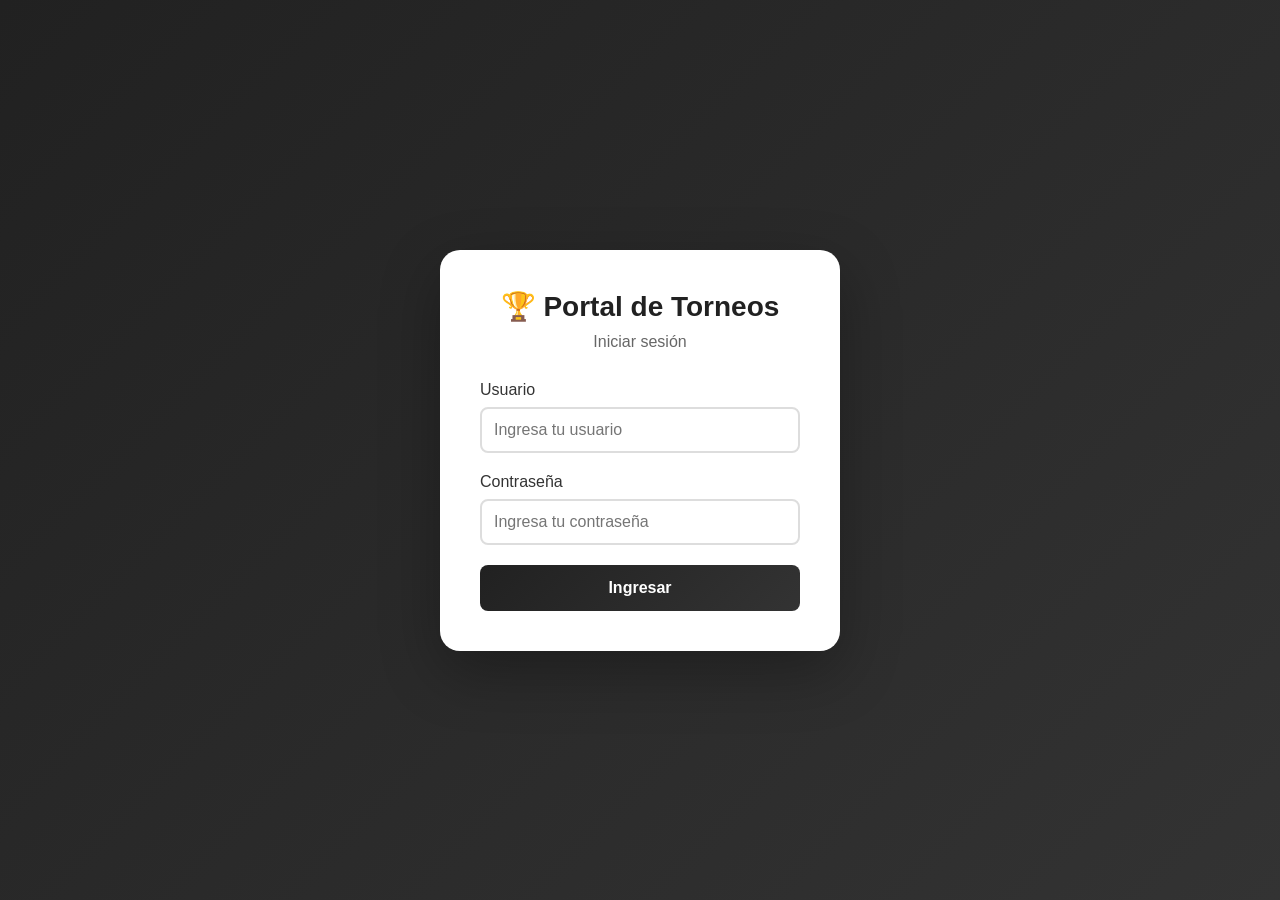
<file: gestionar-horarios.html>
<!DOCTYPE html>
<html lang="es">
<head>
    <meta charset="UTF-8">
    <meta name="viewport" content="width=device-width, initial-scale=1.0">
    <title>Gestionar Horarios - Torneo de Tenis</title>
    <link rel="stylesheet" href="style.css">
    <style>
        .container {
            max-width: 1000px;
            margin: 0 auto;
            padding: 20px;
        }
        
        .header {
            background: linear-gradient(135deg, #212121, #333333);
            color: white;
            padding: 20px;
            border-radius: 10px;
            margin-bottom: 30px;
            display: flex;
            justify-content: space-between;
            align-items: center;
        }
        
        .header h1 {
            margin: 0;
            font-size: 1.5rem;
        }
        
        .form-section {
            background: white;
            padding: 25px;
            border-radius: 10px;
            box-shadow: 0 2px 10px rgba(0,0,0,0.1);
            margin-bottom: 30px;
        }
        
        .form-section h2 {
            color: #212121;
            margin-bottom: 20px;
            border-bottom: 2px solid #BF360C;
            padding-bottom: 10px;
        }
        
        .form-grid {
            display: grid;
            grid-template-columns: repeat(auto-fit, minmax(200px, 1fr));
            gap: 20px;
            margin-bottom: 20px;
        }
        
        .form-group {
            display: flex;
            flex-direction: column;
        }
        
        .form-group label {
            font-weight: 600;
            margin-bottom: 8px;
            color: #555;
        }
        
        .form-group input,
        .form-group select {
            padding: 12px;
            border: 2px solid #ddd;
            border-radius: 5px;
            font-size: 1rem;
            transition: border-color 0.3s;
        }
        
        .form-group input:focus,
        .form-group select:focus {
            border-color: #BF360C;
            outline: none;
        }
        
        .btn-primary {
            background: #BF360C;
            color: white;
            padding: 12px 30px;
            border: none;
            border-radius: 5px;
            font-size: 1rem;
            cursor: pointer;
            transition: background 0.3s;
        }
        
        .btn-primary:hover {
            background: #E65100;
        }
        
        .btn-primary:disabled {
            background: #cccccc;
            cursor: not-allowed;
        }
        
        .back-btn {
            background: #95a5a6;
            color: white;
            padding: 10px 20px;
            text-decoration: none;
            border-radius: 5px;
            display: inline-block;
            transition: background 0.3s;
        }
        
        .back-btn:hover {
            background: #7f8c8d;
        }
        
        .horarios-list {
            background: white;
            padding: 25px;
            border-radius: 10px;
            box-shadow: 0 2px 10px rgba(0,0,0,0.1);
        }
        
        .horarios-list h2 {
            color: #212121;
            margin-bottom: 20px;
            border-bottom: 2px solid #BF360C;
            padding-bottom: 10px;
        }
        
        .horarios-table {
            width: 100%;
            border-collapse: collapse;
            margin-top: 20px;
        }
        
        .horarios-table th,
        .horarios-table td {
            padding: 12px;
            text-align: left;
            border-bottom: 1px solid #ddd;
        }
        
        .horarios-table th {
            background: #BF360C;
            color: white;
            font-weight: 600;
        }
        
        .horarios-table tr:hover {
            background: #f5f5f5;
        }
        
        .btn-delete {
            background: #e74c3c;
            color: white;
            padding: 6px 12px;
            border: none;
            border-radius: 4px;
            cursor: pointer;
            font-size: 0.9rem;
            transition: background 0.3s;
        }
        
        .btn-delete:hover {
            background: #c0392b;
        }
        
        .btn-delete:disabled {
            background: #95a5a6;
            cursor: not-allowed;
        }
        
        .editable-cell {
            cursor: pointer;
            padding: 8px;
            border-radius: 4px;
            transition: background 0.2s;
        }
        
        .editable-cell:hover {
            background: #e8f5e9;
        }
        
        .editable-cell.editing {
            background: #fff;
            border: 2px solid #BF360C;
            padding: 6px;
        }
        
        .readonly-cell {
            cursor: not-allowed;
            opacity: 0.7;
        }
        
        .no-horarios {
            text-align: center;
            padding: 40px;
            color: #7f8c8d;
            font-style: italic;
        }
        
        .loading {
            text-align: center;
            padding: 40px;
            color: #BF360C;
        }
        
        .error-message {
            background: #f8d7da;
            color: #721c24;
            padding: 12px;
            border-radius: 5px;
            margin-bottom: 20px;
            display: none;
        }
        
        .success-message {
            background: #d4edda;
            color: #155724;
            padding: 12px;
            border-radius: 5px;
            margin-bottom: 20px;
            display: none;
        }
        
        .user-info {
            display: flex;
            align-items: center;
            gap: 10px;
        }
        
        .logout-btn {
            background: #e74c3c;
            color: white;
            padding: 8px 15px;
            border: none;
            border-radius: 5px;
            cursor: pointer;
            font-size: 0.9rem;
        }
        
        @media (max-width: 768px) {
            .form-grid {
                grid-template-columns: 1fr;
            }
            
            .horarios-table {
                font-size: 0.9rem;
            }
            
            .horarios-table th,
            .horarios-table td {
                padding: 8px;
            }
            /* Responsive para tabla de horarios */
            .horarios-list {
                overflow-x: auto;
                -webkit-overflow-scrolling: touch;
            }
            
            .horarios-table {
                min-width: 600px;
                font-size: 0.85rem;
            }
            
            .horarios-table th,
            .horarios-table td {
                padding: 8px 6px;
                white-space: nowrap;
            }
            
            .horarios-table td:nth-child(1),
            .horarios-table th:nth-child(1) {
                min-width: 80px;
            }
            
            .horarios-table td:nth-child(2),
            .horarios-table th:nth-child(2) {
                min-width: 70px;
            }
            
            .horarios-table td:nth-child(3),
            .horarios-table th:nth-child(3) {
                min-width: 50px;
            }
            
            .horarios-table td:nth-child(4),
            .horarios-table th:nth-child(4),
            .horarios-table td:nth-child(5),
            .horarios-table th:nth-child(5) {
                min-width: 70px;
            }
        }
        
        /* Responsive fixes for horarios table */
        @media (max-width: 768px) {
            .horarios-list {
                overflow-x: auto;
                -webkit-overflow-scrolling: touch;
                margin: 0 -10px;
                padding: 0 10px;
            }
            
            .horarios-table {
                min-width: 600px;
                font-size: 0.9rem;
            }
        }
    </style>
</head>
<body>
    <script>
        // Verificación inmediata de autenticación
        if (!localStorage.getItem("token")) {
            window.location.href = "login.html";
        }
    </script>
    <div class="container">
        <div class="header">
            <h1>📅 Gestionar Horarios</h1>
            <div class="user-info">
                <span id="user-name"></span>
                <a href="editar-grupos.html" class="back-btn">← Volver</a>
                <button onclick="logout()" class="logout-btn">🚪 Salir</button>
            </div>
        </div>

        <div id="error-msg" class="error-message"></div>
        <div id="success-msg" class="success-message"></div>

        <div class="form-section">
            <h2>➕ Agregar Nuevo Horario</h2>
            <form id="horario-form">
                <div class="form-grid">
                    <div class="form-group">
                        <label for="fecha">Fecha *</label>
                        <input type="date" id="fecha" name="fecha" required>
                    </div>
                    <div class="form-group">
                        <label for="hora_inicio">Hora de Inicio *</label>
                        <input type="time" id="hora_inicio" name="hora_inicio" required>
                    </div>
                    <div class="form-group">
                        <label for="canchas">Cantidad de Canchas *</label>
                        <input type="number" id="canchas" name="canchas" min="0" value="4" required>
                    </div>
                    <div class="form-group">
                        <label for="lugar">Lugar *</label>
                        <select id="lugar" name="lugar" required>
                            <option value="Malon"  selected>Malon</option>
                            <option value="Aeroclub">Aeroclub</option>
                            <option value="Challenger">Challenger</option>
                            <option value="Estudiantes">Estudiantes</option>
                            <option value="Tenis Rio Cuarto">Tenis Rio Cuarto</option>
                            <option value="Banda Norte">Banda Norte</option>
                            <option value="Jockey Club">Jockey Club</option>
                        </select>
                    </div>
                </div>
                <button type="submit" class="btn-primary">💾 Guardar Horario</button>
            </form>
        </div>

        <div class="horarios-list">
            <h2>📋 Horarios Configurados</h2>
            <div id="horarios-container">
                <div class="loading">Cargando horarios...</div>
            </div>
        </div>
    </div>

    <script>
        const API_URL = 'https://torneos-malon.onrender.com/api';
        let torneoId = null;

        // Verificar autenticación
        const token = localStorage.getItem('token');
        if (!token) {
            window.location.href = 'login.html';
        }

        const usuario = JSON.parse(localStorage.getItem('usuario') || '{}');
        
        if (usuario && usuario.nombre) {
            document.getElementById('user-name').textContent = `👤 ${usuario.nombre}`;
        }

        function logout() {
            localStorage.removeItem('token');
            localStorage.removeItem('usuario');
            window.location.href = 'login.html';
        }

        function showError(message) {
            const errorDiv = document.getElementById('error-msg');
            errorDiv.textContent = message;
            errorDiv.style.display = 'block';
            setTimeout(() => errorDiv.style.display = 'none', 5000);
        }

        function showSuccess(message) {
            const successDiv = document.getElementById('success-msg');
            successDiv.textContent = message;
            successDiv.style.display = 'block';
            setTimeout(() => successDiv.style.display = 'none', 5000);
        }

        // Obtener día de la semana en español
        function getDiaSemana(fecha) {
            const dias = ['Domingo', 'Lunes', 'Martes', 'Miércoles', 'Jueves', 'Viernes', 'Sábado'];
            const [year, month, day] = fecha.split("-").map(Number);
            const date = new Date(year, month - 1, day);
            return dias[date.getDay()];
        }

        // Cargar torneo activo
        async function cargarTorneo() {
            try {
                const response = await fetch(`${API_URL}/torneo-activo`);
                if (response.ok) {
                    const torneo = await response.json();
                    torneoId = torneo.id;
                    cargarHorarios();
                } else {
                    showError('No hay torneo activo');
                }
            } catch (error) {
                showError('Error al cargar torneo: ' + error.message);
            }
        }

        // Cargar horarios existentes
        async function cargarHorarios() {
            if (!torneoId) return;
            
            try {
                const timestamp = new Date().getTime();
                const response = await fetch(`${API_URL}/horarios-admin/${torneoId}?_=${timestamp}`, {
                    headers: { 'Authorization': `Bearer ${token}` }
                });
                
                if (response.ok) {
                    const horarios = await response.json();
                    mostrarHorarios(horarios);
                } else {
                    document.getElementById('horarios-container').innerHTML = 
                        '<div class="no-horarios">Error al cargar horarios</div>';
                }
            } catch (error) {
                document.getElementById('horarios-container').innerHTML = 
                    `<div class="no-horarios">Error: ${error.message}</div>`;
            }
        }

        // Mostrar horarios en tabla
        function mostrarHorarios(horarios) {
            const container = document.getElementById("horarios-container");
            // Ordenar por fecha y hora
            horarios.sort((a, b) => {
                const fechaA = new Date(a.fecha + "T" + a.hora_inicio);
                const fechaB = new Date(b.fecha + "T" + b.hora_inicio);
                return fechaA - fechaB;
            });
            
            if (horarios.length === 0) {
                container.innerHTML = '<div class="no-horarios">No hay horarios configurados</div>';
                return;
            }

            let html = `
                <table class="horarios-table">
                    <thead>
                        <tr>
                            <th>Día</th>
                            <th>Fecha</th>
                            <th>Hora</th>
                            <th>Canchas</th>
                            <th>Lugar</th>
                            <th>Acciones</th>
                        </tr>
                    </thead>
                    <tbody>
            `;

            horarios.forEach(h => {
                // Fix date display - handle both YYYY-MM-DD and ISO formats like 2026-03-09T00:00:00.000Z
                let fechaFormateada = h.fecha;
                if (h.fecha) {
                    // Extract just the date part (YYYY-MM-DD) from ISO format
                    let fechaLimpia = h.fecha;
                    if (h.fecha.includes('T')) {
                        fechaLimpia = h.fecha.split('T')[0];
                    }
                    // Now format as DD/MM/YYYY
                    const parts = fechaLimpia.split('-');
                    if (parts.length === 3) {
                        fechaFormateada = parts[2] + '/' + parts[1] + '/' + parts[0];
                    }
                }
                
                // Fix fields display with proper fallbacks
                const canchas = h.Canchas !== undefined && h.Canchas !== null ? h.Canchas : '-';
                const lugar = h.lugar || '-';
                const hora = h.hora_inicio ? h.hora_inicio.substring(0, 5) : '';
                const puedeEliminar = h.puede_eliminar !== false;
                
                html += `
                    <tr>
                        <td>${h.dia_semana || ''}</td>
                        <td>${fechaFormateada}</td>
                        <td>${hora}</td>
                        <td class="editable-cell" data-id="${h.id}" data-field="Canchas" data-value="${canchas}" title="Doble click para editar">${canchas}</td>
                        <td class="editable-cell" data-id="${h.id}" data-field="lugar" data-value="${lugar}" title="Doble click para editar">${lugar}</td>
                        <td>
                            <button class="btn-delete" 
                                    onclick="eliminarHorario(${h.id})" 
                                    ${!puedeEliminar ? 'disabled title="No se puede eliminar: está en uso"' : ''}>
                                🗑️
                            </button>
                        </td>
                    </tr>
                `;
            });

            html += '</tbody></table>';
            container.innerHTML = html;
        }

        // Guardar nuevo horario
        document.getElementById('horario-form').addEventListener('submit', async (e) => {
            e.preventDefault();
            
            if (!torneoId) {
                showError('No hay torneo activo');
                return;
            }

            const fecha = document.getElementById('fecha').value;
            const hora_inicio = document.getElementById('hora_inicio').value;
            const Canchas = document.getElementById('canchas').value;
            const lugar = document.getElementById('lugar').value;
            const dia_semana = getDiaSemana(fecha);

            try {
                const response = await fetch(`${API_URL}/horarios`, {
                    method: 'POST',
                    headers: {
                        'Content-Type': 'application/json',
                        'Authorization': `Bearer ${token}`
                    },
                    body: JSON.stringify({
                        id_torneo_fk: torneoId,
                        dia_semana,
                        fecha,
                        hora_inicio,
                        Canchas,
                        lugar
                    })
                });

                if (response.ok) {
                    showSuccess('✅ Horario guardado correctamente');
                    document.getElementById('horario-form').reset();
                    cargarHorarios();
                } else {
                    const error = await response.json();
                    showError('Error: ' + (error.error || 'No se pudo guardar'));
                }
            } catch (error) {
                showError('Error de conexión: ' + error.message);
            }
        });

        // Edición inline de celdas
        document.addEventListener('dblclick', async (e) => {
            const cell = e.target;
            if (!cell.classList.contains('editable-cell')) return;
            
            const id = cell.dataset.id;
            const field = cell.dataset.field;
            const currentValue = cell.dataset.value;
            
            let newValue = prompt(`Editar ${field === 'Canchas' ? 'Canchas' : 'Lugar'}:`, currentValue);
            if (newValue === null || newValue.trim() === '') return;
            
            newValue = newValue.trim();
            
            // Validación
            if (field === 'Canchas') {
                const num = parseInt(newValue);
                if (isNaN(num) || num < 0) {
                    alert('Canchas debe ser un número >= 0');
                    return;
                }
                newValue = num;
            }
            
            try {
                const response = await fetch(`${API_URL}/horarios/${id}`, {
                    method: 'PUT',
                    headers: {
                        'Content-Type': 'application/json',
                        'Authorization': `Bearer ${token}`
                    },
                    body: JSON.stringify({
                        [field]: field === 'Canchas' ? newValue : newValue
                    })
                });
                
                if (response.ok) {
                    showSuccess('✅ Actualizado');
                    cell.dataset.value = newValue;
                    cell.textContent = newValue;
                    cargarHorarios();
                } else {
                    const err = await response.json();
                    alert(err.error || 'Error al actualizar');
                }
            } catch (error) {
                alert('Error de conexión');
            }
        });

        // Eliminar horario
        async function eliminarHorario(id) {
            if (!confirm('¿Estás seguro de eliminar este horario?')) return;

            try {
                const response = await fetch(`${API_URL}/horarios/${id}`, {
                    method: 'DELETE',
                    headers: { 'Authorization': `Bearer ${token}` }
                });

                if (response.ok) {
                    showSuccess('✅ Horario eliminado');
                    cargarHorarios();
                } else {
                    const error = await response.json();
                    showError('Error: ' + (error.error || 'No se pudo eliminar'));
                }
            } catch (error) {
                showError('Error de conexión: ' + error.message);
            }
        }

        // Inicializar
        cargarTorneo();
    </script>
</body>
</html>
</file>
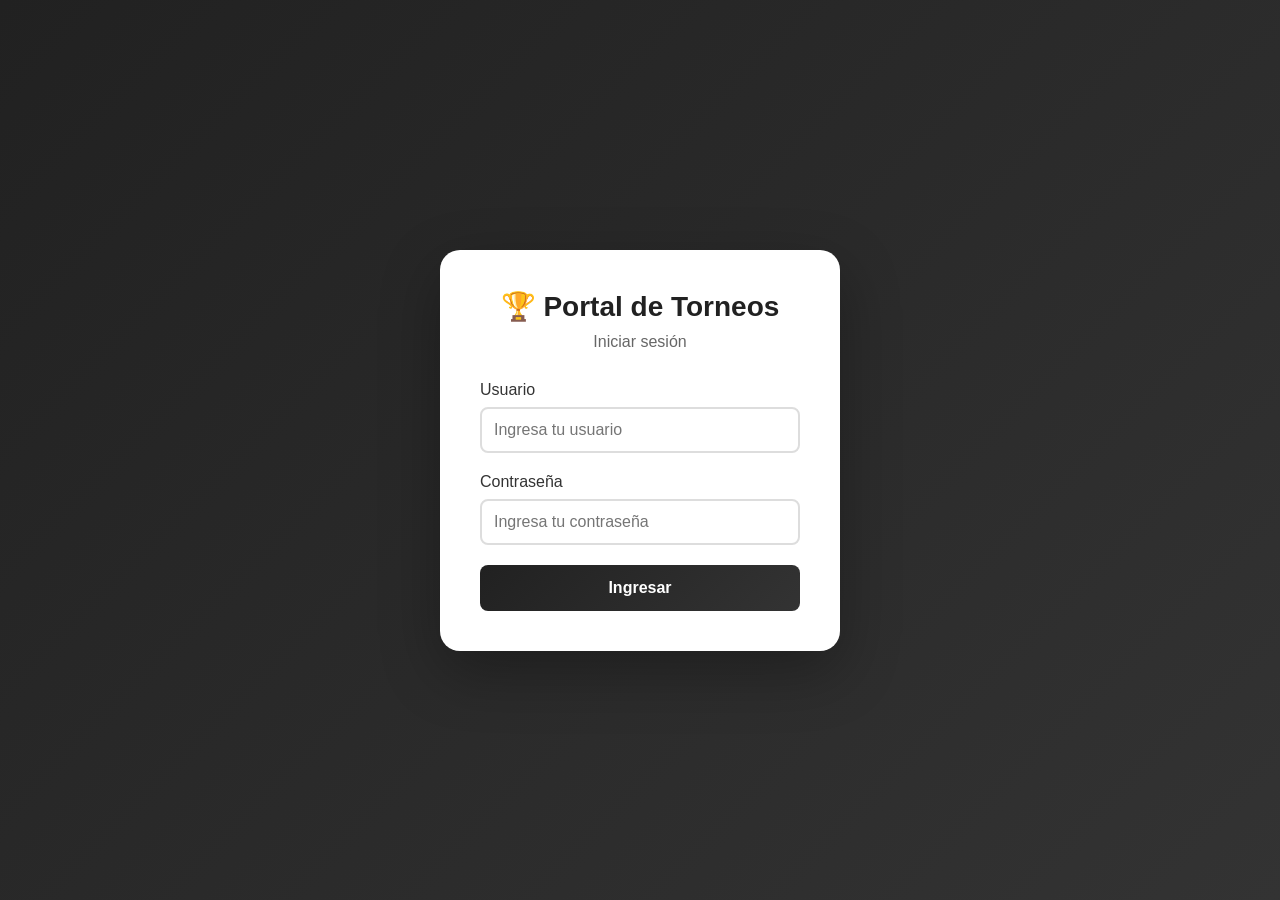
<file: grupos.html>
<!DOCTYPE html>
<html lang="es">
<head>
    <meta charset="UTF-8">
    <meta name="viewport" content="width=device-width, initial-scale=1.0">
    <title>Armado de Grupos - Torneo de Tenis "Copa El Malon Club"</title>
    <meta name="description" content="Armado inteligente de grupos para el Torneo de Tenis Copa El Malon Club. Sistema automático de agrupación por categorías.">
    <meta name="google-site-verification" content="guqR1lrPGf9LByj_rACLHm93SnAXCT2zkUGzhFnLRuA" />
    <link rel="stylesheet" href="style.css">
    <link rel="icon" href="logo.png" type="image/png">
    <link rel="preconnect" href="https://fonts.googleapis.com">
    <link rel="preconnect" href="https://fonts.gstatic.com" crossorigin>
    <link href="https://fonts.googleapis.com/css2?family=Roboto:wght@400;700&display=swap" rel="stylesheet">
</head>
<body>
    <script>
        // Verificar autenticación
        const token = localStorage.getItem('token');
        if (!token) {
            window.location.href = 'login.html';
        }
        const usuario = JSON.parse(localStorage.getItem('usuario') || '{}');
        function logout() {
            localStorage.removeItem('token');
            localStorage.removeItem('usuario');
            window.location.href = 'login.html';
        }
    </script>
    <div class="container">
        <header>
            <img src="logo.png" alt="Logo Academia de Tenis" class="header-logo">
            <div class="header-text">
                <h1>Armado de Grupos</h1>
                <p class="subtitle">Sistema Inteligente de Agrupación</p>
            </div>
        </header>
        
        <!-- Barra de usuario -->
        <div id="user-bar" style="background: #212121; color: white; padding: 15px 20px; display: flex; justify-content: space-between; align-items: center; flex-wrap: wrap; gap: 15px;">
            <span id="user-name" style="font-weight: bold; font-size: 1.1rem;">👤 Cargando...</span>
            <div style="display: flex; gap: 10px; flex-wrap: wrap; justify-content: center; align-items: center;">
                <a href="admin-datos.html" style="background: #BF360C; color: white; border: none; padding: 10px 15px; border-radius: 5px; cursor: pointer; text-decoration: none; display: inline-flex; align-items: center; font-size: 14px; font-weight: bold; box-shadow: 0 2px 4px rgba(0,0,0,0.2);">
                    🛠️ Admin Datos
                </a>
                <button onclick="logout()" style="background: #f44336; color: white; border: none; padding: 10px 15px; border-radius: 5px; cursor: pointer; font-size: 14px; font-weight: bold; box-shadow: 0 2px 4px rgba(0,0,0,0.2);">
                    🚪 Cerrar Sesión
                </button>
            </div>
        </div>
        
        <script>
            if (usuario && usuario.nombre) {
                document.getElementById('user-name').textContent = `👤 ${usuario.nombre} ${usuario.tipo_usuario === 1 ? '(Admin)' : '(Profe)'}`;
            }
        </script>

        <main>
            <!-- Estado del torneo -->
            <section id="estado-torneo">
                <h2>Información del Torneo</h2>
                <div id="info-torneo">
                    <p>Cargando información del torneo activo...</p>
                </div>
            </section>

            <!-- Resumen de inscriptos por categoría 
            <section id="resumen-categorias">
                <h2>Inscriptos por Categoría</h2>
                <div id="categorias-container">
                    <p>Cargando categorías...</p>
                </div>
            </section>-->

            <!-- Armado de grupos por categoría -->
            <section id="armado-grupos">
                <h2>Configurar Grupos por Categoría</h2>
                <div id="categorias-config">
                    <p>Seleccione la configuración de grupos para cada categoría:</p>
                </div>
                <div class="action-buttons">
                    <button id="btn-armar-grupos" class="btn-primary" disabled>Armar Grupos</button>
                    <button id="btn-limpiar-torneo" class="btn-secondary hidden">Limpiar Torneo</button>
                </div>
            </section>

            <!-- Grupos formados -->
            <section id="grupos-formados" class="hidden">
                <h2>Grupos Formados</h2>
                <div id="grupos-container">
                    <p>No hay grupos formados aún.</p>
                </div>
                <div class="action-buttons">
                    <button id="btn-guardar-grupos" class="btn-success" disabled>Guardar Grupos</button>
                    <button id="btn-reiniciar" class="btn-secondary">Reiniciar</button>
                </div>
            </section>

            <!-- Mensajes y notificaciones -->
            <div id="notification-container"></div>
            
            <!-- Indicador de carga -->
            <div id="loading-overlay" class="hidden">
                <div class="loading-spinner">
                    <p>Analizando compatibilidades...</p>
                    <div class="spinner"></div>
                </div>
            </div>
        </main>

        <footer>
            <div class="footer-texto">
                <p>&copy; 2025 Escuela de Tenis "Guido Ferrer".</p>
                <p>Todos los derechos reservados.</p>
            </div>
            <div class="footer-logos">
                <span>Desarrollado por:</span>
                <a href="https://www.itecriocuarto.org.ar/itec-labs" target="_blank">
                    <img src="logos/logoiteclabs.png" alt="ITECLABS SOFTWARE">
                </a>
            </div>
        </footer>
    </div>

    <script src="grupos.js"></script>
</body>
</html>
</file>
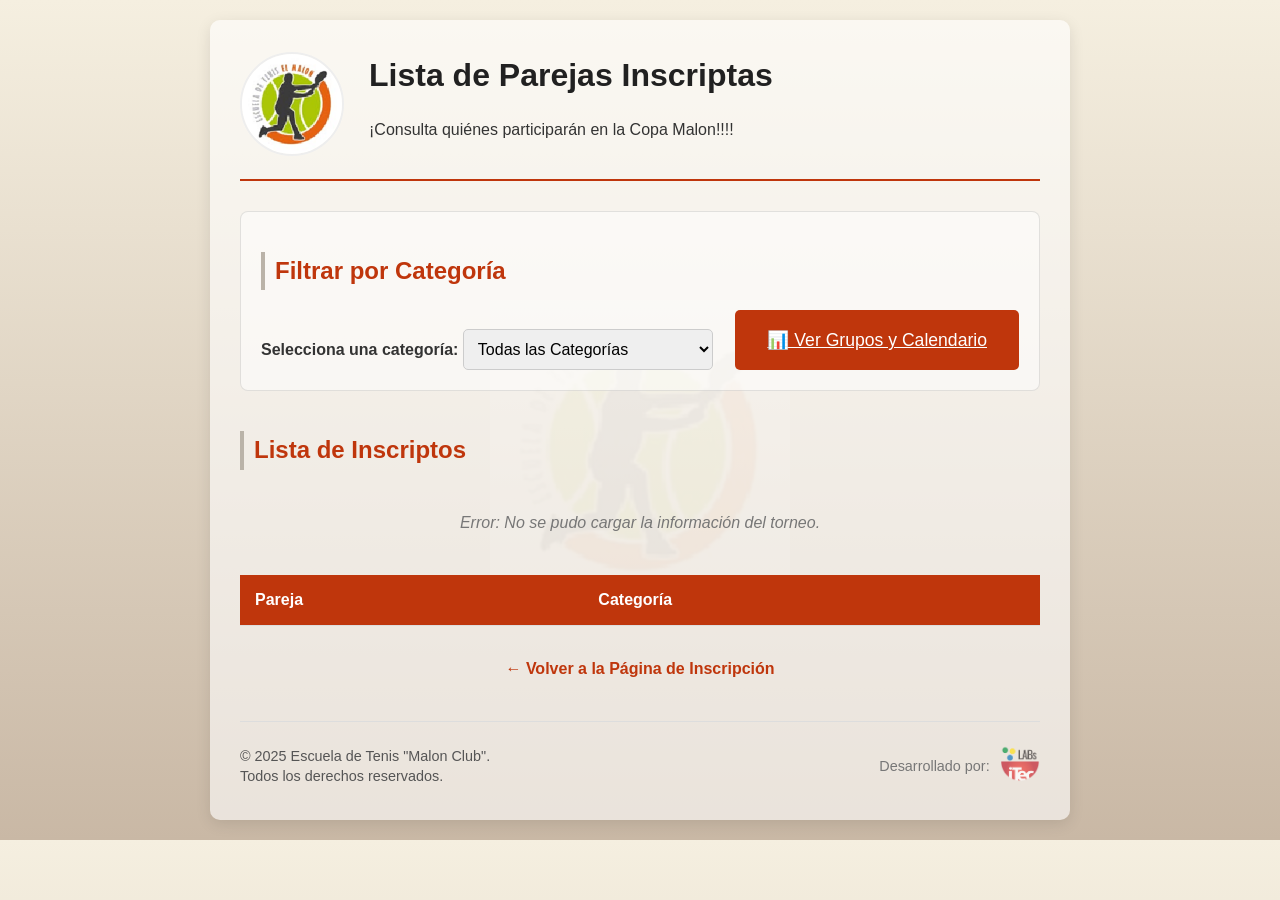
<file: inscriptos.html>
<!DOCTYPE html>
<html lang="es">
<head>
    <meta charset="UTF-8">
    <meta name="viewport" content="width=device-width, initial-scale=1.0">
    <title>Lista de Inscriptos - Torneo de Tenis "Copa Malon Club" Río Cuarto</title>
    <meta name="description" content="Consulta la lista de parejas inscriptas en el Torneo de Tenis Copa Malon Club. Filtra por categoría y mira quiénes participan.">
    <meta name="google-site-verification" content="guqR1lrPGf9LByj_rACLHm93SnAXCT2zkUGzhFnLRuA" />
    <link rel="stylesheet" href="style.css"> <!-- Reutilizamos estilos! -->
    <link rel="icon" href="logo.png" type="image/png">
</head>
<body>
    <div class="container">
        <header>
            <img src="logo.png" alt="Logo Academia de Tenis" class="header-logo">
            <div class="header-text">
                <h1>Lista de Parejas Inscriptas</h1>
                <p class="subtitle">¡Consulta quiénes participarán en la Copa Malon!!!!</p>
            </div>
        </header>

        <main>
            <section id="filtros">
                <h2>Filtrar por Categoría</h2>
                <div class="filtro-container">
                    <div style="flex: 1;">
                        <label for="filtro-categoria">Selecciona una categoría:</label>
                        <select id="filtro-categoria">
                            <option value="">Todas las Categorías</option>
                            <option value="M-A">Masc-A</option> 
                            <option value="F-A">Fem-A</option>
                            <option value="M-B">Masc-B</option>
                            <option value="F-B">Fem-B</option>
                           <option value="M-C">Masc-C</option>
                            <option value="F-C">Fem-C</option>
                            <option value="M-D">Masc-D</option>
                            <option value="F-D">Fem-D</option>
                             <option value="M-E">Masc-E</option>
                             <option value="F-E">Fem-E</option>
                         <!--    <option value="F-60">Fem +60</option> -->
                        </select>
                    </div>
                    <!-- despues de style borrar para activar boton (style="pointer-events: none; opacity: 0.6; cursor: not-allowed;") esto para anular-->
                    <a href="ver-grupos-partidos.html" class="btn-primary" >
                        📊 Ver Grupos y Calendario
                    </a>
                </div>
            </section>

            <section id="lista-inscriptos">
                <h2>Lista de Inscriptos</h2>
                <p id="loading-message">Cargando inscriptos...</p>
                <table id="tabla-inscriptos">
                    <thead>
                        <tr>
                            <th>Pareja</th>
                            <th>Categoría</th>
                        </tr>
                    </thead>
                    <tbody>
                        <!-- Las filas de inscriptos se insertarán aquí con JavaScript -->
                    </tbody>
                </table>
            </section>
            
            <div class="back-link">
                <a href="index.html">&larr; Volver a la Página de Inscripción</a>
            </div>
        </main>

        <footer>
            <div class="footer-texto">
        <p>&copy; 2025 Escuela de Tenis "Malon Club".</p>
        <p>Todos los derechos reservados.</p>
            </div>
            <div class="footer-logos">
             <span>Desarrollado por:</span>
        <a href="https://www.itecriocuarto.org.ar/itec-labs" target="_blank">
            <img src="logos/logoiteclabs.png" alt="ITECLABS SOFTWARE">
        </a>
    </div>
        </footer>
    </div>

    <script src="inscriptos.js"></script>
</body>
</html>
</file>
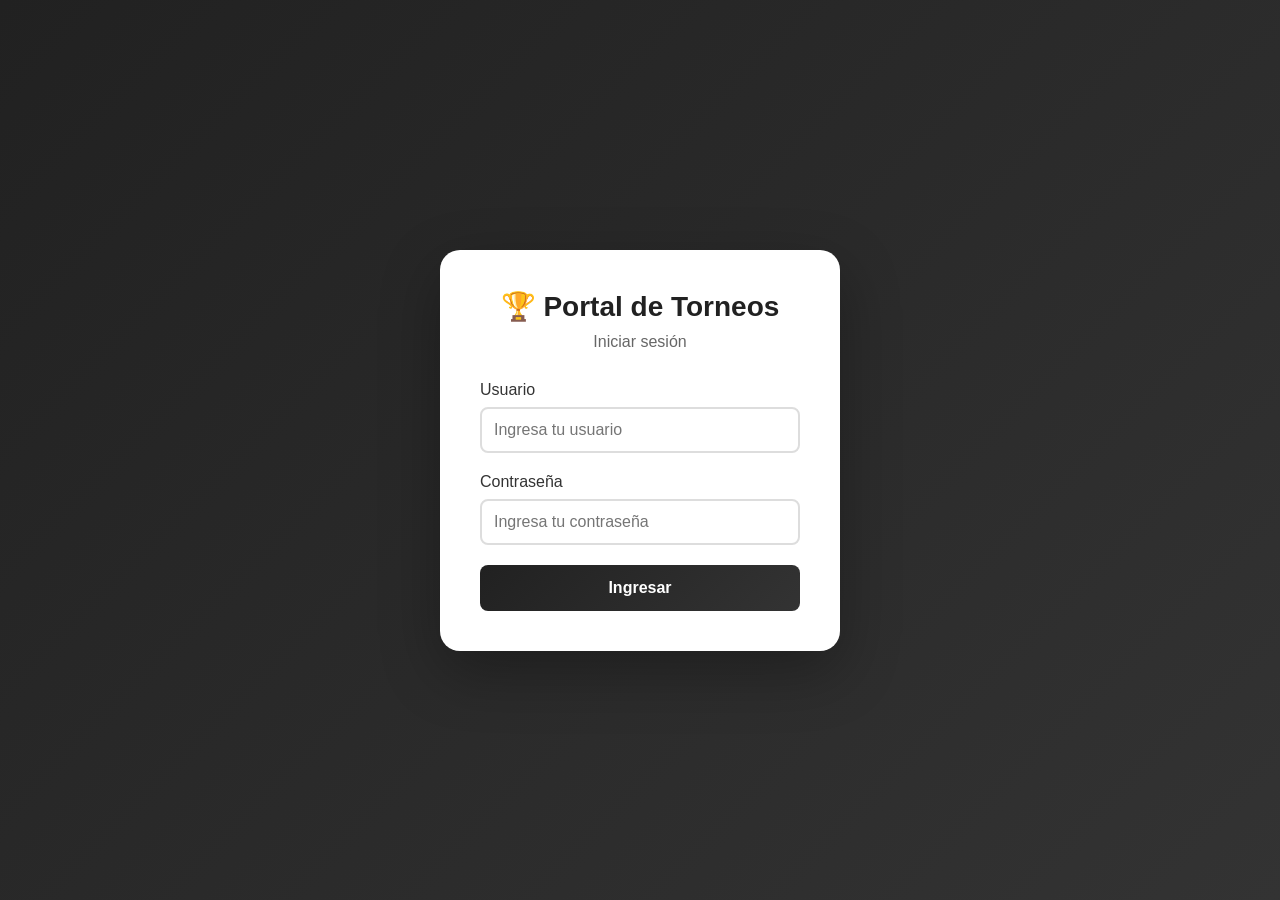
<file: llave-eliminacion.html>
<!DOCTYPE html>
<html lang="es">
<head>
    <meta charset="UTF-8">
    <meta name="viewport" content="width=device-width, initial-scale=1.0">
    <title>Llave de Eliminación - Administración</title>
    <link rel="stylesheet" href="style.css">
    <style>
        .container {
            max-width: 1400px;
            margin: 0 auto;
            padding: 20px;
        }
        
        .header {
            background: linear-gradient(135deg, #212121, #333333);
            color: white;
            padding: 20px;
            border-radius: 10px;
            margin-bottom: 20px;
            display: flex;
            justify-content: space-between;
            align-items: center;
            flex-wrap: wrap;
            gap: 15px;
        }
        
        .header h1 {
            margin: 0;
            font-size: 24px;
        }
        
        .back-btn {
            background: rgba(255,255,255,0.2);
            color: white;
            border: none;
            padding: 10px 20px;
            border-radius: 5px;
            cursor: pointer;
            text-decoration: none;
        }
        
        .tabs {
            display: flex;
            gap: 10px;
            background: white;
            padding: 5px;
            border-radius: 5px;
        }
        
        .tab {
            padding: 8px 16px;
            border: none;
            background: transparent;
            cursor: pointer;
            border-radius: 3px;
            font-weight: bold;
            color: #666;
        }
        
        .tab.active {
            background: #BF360C;
            color: white;
        }
        
        .content-section {
            display: none;
        }
        
        .content-section.active {
            display: block;
        }
        
        .bracket-container {
            background: white;
            border-radius: 10px;
            padding: 30px;
            box-shadow: 0 2px 10px rgba(0,0,0,0.1);
            overflow-x: auto;
        }
        
        .bracket {
            display: flex;
            gap: 40px;
            min-width: 1000px;
            padding: 20px 0;
        }
        
        .round {
            display: flex;
            flex-direction: column;
            justify-content: space-around;
            min-width: 220px;
        }
        
        .round-title {
            text-align: center;
            font-weight: bold;
            color: #212121;
            margin-bottom: 20px;
            text-transform: uppercase;
            font-size: 12px;
            letter-spacing: 1px;
        }
        
        .match {
            background: #f8f9fa;
            border-radius: 8px;
            padding: 12px;
            margin-bottom: 15px;
            border-left: 4px solid #BF360C;
            position: relative;
        }
        
        .match.bye {
            border-left-color: #ff9800;
            background: #fff8e1;
        }
        
        .match.por-definir {
            border-left-color: #9e9e9e;
            background: #f5f5f5;
        }
        
        .match.jugado {
            border-left-color: #2196F3;
            background: #e3f2fd;
        }
        
        .match-header {
            display: flex;
            justify-content: space-between;
            align-items: center;
            margin-bottom: 8px;
        }
        
        .match-number {
            font-size: 10px;
            color: #999;
            background: #e0e0e0;
            padding: 2px 6px;
            border-radius: 3px;
        }
        
        .match-actions {
            display: flex;
            gap: 5px;
        }
        
        .match-actions button {
            padding: 4px 8px;
            border: none;
            border-radius: 3px;
            cursor: pointer;
            font-size: 11px;
        }
        
        .btn-horario {
            background: #2196F3;
            color: white;
        }
        
        .btn-resultado {
            background: #BF360C;
            color: white;
        }
        
        .team {
            padding: 6px 0;
            display: flex;
            justify-content: space-between;
            align-items: center;
        }
        
        .team-name {
            font-size: 13px;
            color: #212121;
        }
        
        .team-name.winner {
            font-weight: bold;
            color: #BF360C;
        }
        
        .team-name.por-definir {
            color: #999;
            font-style: italic;
        }
        
        .score {
            font-weight: bold;
            color: #666;
            font-size: 12px;
        }
        
        .match-date {
            font-size: 10px;
            color: #666;
            margin-top: 5px;
            text-align: center;
            background: rgba(0,0,0,0.05);
            padding: 3px;
            border-radius: 3px;
        }
        
        .horarios-section {
            background: white;
            border-radius: 10px;
            padding: 30px;
            box-shadow: 0 2px 10px rgba(0,0,0,0.1);
        }
        
        .horarios-form {
            background: #f8f9fa;
            padding: 20px;
            border-radius: 8px;
            margin-bottom: 20px;
        }
        
        .form-row {
            display: flex;
            gap: 15px;
            margin-bottom: 15px;
            flex-wrap: wrap;
        }
        
        .form-group {
            flex: 1;
            min-width: 150px;
        }
        
        .form-group label {
            display: block;
            margin-bottom: 5px;
            font-weight: bold;
            color: #555;
            font-size: 13px;
        }
        
        .form-group input,
        .form-group select {
            width: 100%;
            padding: 8px;
            border: 2px solid #ddd;
            border-radius: 5px;
        }
        
        .btn {
            padding: 10px 20px;
            border: none;
            border-radius: 5px;
            cursor: pointer;
            font-size: 14px;
            font-weight: bold;
        }
        
        .btn-primary {
            background: #BF360C;
            color: white;
        }
        
        .btn-danger {
            background: #f44336;
            color: white;
        }
        
        .horarios-list {
            display: grid;
            grid-template-columns: repeat(auto-fill, minmax(250px, 1fr));
            gap: 15px;
        }
        
        .horario-card {
            background: #f8f9fa;
            padding: 15px;
            border-radius: 8px;
            display: flex;
            justify-content: space-between;
            align-items: center;
        }
        
        .horario-card.ocupado {
            background: #ffebee;
            border: 1px solid #f44336;
        }
        
        .horario-info h4 {
            margin: 0 0 5px 0;
            color: #212121;
        }
        
        .horario-info p {
            margin: 0;
            font-size: 12px;
            color: #666;
        }
        
        .modal {
            display: none;
            position: fixed;
            top: 0;
            left: 0;
            width: 100%;
            height: 100%;
            background: rgba(0,0,0,0.5);
            z-index: 1000;
            justify-content: center;
            align-items: center;
        }
        
        .modal.active {
            display: flex;
        }
        
        .modal-content {
            background: white;
            padding: 30px;
            border-radius: 10px;
            max-width: 500px;
            width: 90%;
            max-height: 90vh;
            overflow-y: auto;
        }
        
        .modal-header {
            display: flex;
            justify-content: space-between;
            align-items: center;
            margin-bottom: 20px;
            padding-bottom: 10px;
            border-bottom: 2px solid #eee;
        }
        
        .modal-header h2 {
            margin: 0;
            color: #212121;
        }
        
        .close-btn {
            background: none;
            border: none;
            font-size: 24px;
            cursor: pointer;
            color: #999;
        }
        
        .sets-form {
            margin-bottom: 20px;
        }
        
        .set-input-row {
            display: flex;
            align-items: center;
            gap: 10px;
            margin-bottom: 10px;
        }
        
        .set-input-row input {
            width: 60px;
            padding: 8px;
            border: 2px solid #ddd;
            border-radius: 5px;
            text-align: center;
        }
        
        .loading {
            text-align: center;
            padding: 60px;
            color: #666;
        }

        @media (max-width: 768px) {
            .bracket {
                flex-direction: column;
                min-width: auto;
            }
            
            .round {
                min-width: auto;
            }
            
            .tabs {
                flex-wrap: wrap;
            }
        }
    </style>
</head>
<body>
    <script>
        // Verificar autenticación
        const token = localStorage.getItem('token');
        if (!token) {
            window.location.href = 'login.html';
        }
        const usuario = JSON.parse(localStorage.getItem('usuario') || '{}');
        function logout() {
            localStorage.removeItem('token');
            localStorage.removeItem('usuario');
            window.location.href = 'login.html';
        }
    </script>
    <div class="container">
        <div class="header">
            <h1>🏆 Llave de Eliminación</h1>
            <select id="selector-categoria" onchange="cambiarCategoria()" style="padding: 8px 15px; border-radius: 5px; border: none; font-size: 14px; min-width: 150px;">
                <option value="" disabled selected>Seleccionar categoría...</option>
            </select>
            <div class="tabs">
                <button class="tab active" onclick="showTab('bracket')">Bracket</button>
                <button class="tab" onclick="showTab('horarios')">Horarios</button>
            </div>
            <div style="display: flex; gap: 10px; align-items: center;">
                <span id="user-name" style="color: white; font-size: 14px;"></span>
                <a href="editar-grupos.html" class="back-btn">← Volver</a>
                <button onclick="logout()" style="background: #f44336; color: white; border: none; padding: 8px 15px; border-radius: 5px; cursor: pointer;">🚪</button>
            </div>
        </div>
        <script>
            if (usuario && usuario.nombre) {
                document.getElementById('user-name').textContent = `👤 ${usuario.nombre}`;
            }
        </script>
        
        <div id="tab-bracket" class="content-section active">
            <div class="bracket-container">
                <div id="bracket-content" class="bracket">
                    <div class="loading">Cargando bracket...</div>
                </div>
            </div>
        </div>
        
        <div id="tab-horarios" class="content-section">
            <div class="horarios-section">
                <h2>📅 Gestión de Horarios de Playoffs</h2>
                <p style="color: #666; margin-bottom: 20px;">
                    Creá los horarios disponibles para los partidos de eliminación. Luego podés asignarlos desde el bracket.
                </p>
                
                <div class="horarios-form">
                    <h3>Agregar Nuevo Horario</h3>
                    <div class="form-row">
                        <div class="form-group">
                            <label>Fecha</label>
                            <input type="date" id="horario-fecha">
                        </div>
                        <div class="form-group">
                            <label>Hora inicio</label>
                            <input type="time" id="horario-hora">
                        </div>
                        <div class="form-group">
                            <label>Lugar</label>
                            <select id="horario-lugar">
                                <option value="Malon" selected>Malon</option>
                                <option value="Aeroclub">Aeroclub</option> 
                                <option value="Challenger">Challenger</option>
                                <option value="Estudiantes">Estudiantes</option>
                                <option value="Tenis Rio Cuarto">Tenis Rio Cuarto</option>
                                <option value="Banda Norte">Banda Norte</option>
                                <option value="Jockey Club">Jockey Club</option>
                            </select>
                        </div>
                    </div>
                    <button class="btn btn-primary" onclick="crearHorario()">➕ Agregar Horario</button>
                </div>
                
                <h3>Horarios Creados</h3>
                <div id="horarios-list" class="horarios-list">
                    <div class="loading">Cargando horarios...</div>
                </div>
            </div>
        </div>
    </div>
    
    <!-- Modal para horario -->
    <div id="modal-horario" class="modal">
        <div class="modal-content">
            <div class="modal-header">
                <h2>📅 Asignar Horario</h2>
                <button class="close-btn" onclick="closeModal('modal-horario')">×</button>
            </div>
            <div id="modal-horario-content">
                <!-- Contenido dinámico -->
            </div>
        </div>
    </div>
    
    <!-- Modal para resultado -->
    <div id="modal-resultado" class="modal">
        <div class="modal-content">
            <div class="modal-header">
                <h2>🎾 Cargar Resultado</h2>
                <button class="close-btn" onclick="closeModal('modal-resultado')">×</button>
            </div>
            <div id="modal-resultado-content">
                <!-- Contenido dinámico -->
            </div>
        </div>
    </div>

    <script>
        const API_URL = 'https://torneos-malon.onrender.com/api';
        let torneoId = null;
        let llaveData = null;
        let horariosData = [];
        let currentMatchId = null;
        let categoriaActual = null;

        function formatearFechaLocal(fechaValor) {
            if (!fechaValor) return '';
            const soloFecha = String(fechaValor).split('T')[0].split(' ')[0];
            const partes = soloFecha.split('-');
            if (partes.length === 3) {
                const anio = partes[0];
                const mes = String(parseInt(partes[1], 10));
                const dia = String(parseInt(partes[2], 10));
                return `${dia}/${mes}/${anio}`;
            }
            return soloFecha;
        }

        document.addEventListener('DOMContentLoaded', async () => {
            // Obtener categoría de URL
            const urlParams = new URLSearchParams(window.location.search);
            categoriaActual = urlParams.get('categoria');
            
            await cargarTorneoActivo();
            if (torneoId) {
                await cargarCategorias();
                await cargarHorarios();
            }
        });

        async function cargarTorneoActivo() {
            try {
                const response = await fetch(`${API_URL}/torneo-activo`);
                if (response.ok) {
                    const torneo = await response.json();
                    torneoId = torneo.id;
                }
            } catch (error) {
                console.error('Error al cargar torneo:', error);
            }
        }

        async function cargarCategorias() {
            try {
                const response = await fetch(`${API_URL}/torneo/${torneoId}/categorias-llave`);
                if (response.ok) {
                    const data = await response.json();
                    const select = document.getElementById('selector-categoria');
                    select.innerHTML = '';

                    if (!data.categorias || data.categorias.length === 0) {
                        const option = document.createElement('option');
                        option.value = '';
                        option.textContent = 'Sin llaves generadas';
                        select.appendChild(option);
                        select.disabled = true;
                        categoriaActual = null;
                        document.getElementById('bracket-content').innerHTML = `
                            <div style="text-align: center; padding: 40px; color: #666;">
                                <h3>No hay llaves generadas</h3>
                                <p>Primero debés generar la llave desde \"Posiciones de Grupos\"</p>
                                <a href="posiciones-grupos.html" class="btn btn-primary" style="margin-top: 20px; display: inline-block; text-decoration: none;">
                                    Ir a Posiciones
                                </a>
                            </div>
                        `;
                        return;
                    }

                    select.disabled = false;
                    data.categorias.forEach(cat => {
                        const option = document.createElement('option');
                        option.value = cat;
                        option.textContent = cat;
                        select.appendChild(option);
                    });

                    if (!categoriaActual || !data.categorias.includes(categoriaActual)) {
                        categoriaActual = data.categorias[0];
                    }

                    select.value = categoriaActual;
                    history.replaceState({}, '', `?categoria=${encodeURIComponent(categoriaActual)}`);
                    await cargarBracket(categoriaActual);
                }
            } catch (error) {
                console.error('Error al cargar categorías:', error);
            }
        }

        async function cambiarCategoria() {
            const select = document.getElementById('selector-categoria');
            categoriaActual = select.value;
            if (categoriaActual) {
                history.replaceState({}, '', `?categoria=${encodeURIComponent(categoriaActual)}`);
                await cargarBracket(categoriaActual);
            }
        }

        async function cargarBracket(categoria = null) {
            try {
                categoria = categoria || categoriaActual;
                if (!categoria) {
                    document.getElementById('bracket-content').innerHTML = `
                        <div style="text-align: center; padding: 40px; color: #666;">
                            <h3>No hay categoría seleccionada</h3>
                            <p>Seleccioná una categoría para ver la llave</p>
                        </div>
                    `;
                    return;
                }

                let url = `${API_URL}/torneo/${torneoId}/llave`;
                if (categoria) {
                    url += `?categoria=${encodeURIComponent(categoria)}`;
                }
                
                const response = await fetch(url);
                if (response.ok) {
                    llaveData = await response.json();
                    renderizarBracket(llaveData.bracket);
                } else {
                    const mensajeCategoria = categoria ? `para ${categoria}` : '';
                    document.getElementById('bracket-content').innerHTML = `
                        <div style="text-align: center; padding: 40px; color: #666;">
                            <h3>No hay llave generada ${mensajeCategoria}</h3>
                            <p>Primero debés generar la llave desde "Posiciones de Grupos"</p>
                            <a href="posiciones-grupos.html" class="btn btn-primary" style="margin-top: 20px; display: inline-block; text-decoration: none;">
                                Ir a Posiciones
                            </a>
                        </div>
                    `;
                }
            } catch (error) {
                console.error('Error:', error);
            }
        }

        function renderizarBracket(bracket) {
            const container = document.getElementById('bracket-content');
            
            if (!bracket || Object.keys(bracket).length === 0) {
                container.innerHTML = '<div class="loading">No hay datos del bracket</div>';
                return;
            }
            
            const ordenRondas = ['pre-playoff', 'dieciseisavos', 'octavos', 'cuartos', 'semifinal', 'final'];
            const rondasDisponibles = ordenRondas.filter(r => bracket[r]);
            
            container.innerHTML = rondasDisponibles.map(ronda => {
                const matches = bracket[ronda];
                return `
                    <div class="round">
                        <div class="round-title">${formatearRonda(ronda)}</div>
                        ${matches.map(match => crearMatchCard(match)).join('')}
                    </div>
                `;
            }).join('');
        }

        function crearMatchCard(match) {
            const tieneResultado = match.ganador_id !== null;
            const porDefinir = !match.id_inscripto_1 || !match.id_inscripto_2;
            
            // CORREGIDO: Un partido es "BYE puro" solo si tiene un jugador y es_bye=true
            // Si tiene ambos jugadores, es un partido normal (aunque uno venga de BYE)
            const esByePuro = match.es_bye && ((match.id_inscripto_1 && !match.id_inscripto_2) || (!match.id_inscripto_1 && match.id_inscripto_2));
            const esPartidoCompleto = match.id_inscripto_1 && match.id_inscripto_2;
            
            let matchClass = '';
            if (esByePuro) matchClass = 'bye';
            else if (tieneResultado) matchClass = 'jugado';
            else if (porDefinir) matchClass = 'por-definir';
            
            const team1Class = match.ganador_id === match.id_inscripto_1 ? 'winner' : '';
            const team2Class = match.ganador_id === match.id_inscripto_2 ? 'winner' : '';
            
            const team1Name = match.nombre_1 || (match.id_inscripto_1 ? 'Por definir' : '---');
            const team2Name = match.nombre_2 || (match.id_inscripto_2 ? 'Por definir' : '---');
            
            const fechaHora = match.fecha ? 
                `${formatearFechaLocal(match.fecha)} ${match.hora_inicio || ''}` : 
                null;
            
            // Construir HTML de resultados si hay sets detalle o es WO
            let resultadoHtml = '';
            const esWO = match.partido_estado === 'wo_local' || match.partido_estado === 'wo_visitante';
            
            if (esWO) {
                resultadoHtml = `<div style="text-align: center; padding: 8px 0; font-size: 16px; font-weight: bold; color: #f44336; background: #ffebee; border-radius: 4px; margin: 5px 0;">W.O.</div>`;
            } else if (match.sets_detalle && match.sets_detalle.length > 0) {
                const setsDisplay = match.sets_detalle.map((set) => {
                    const esSuperTB = set.es_super_tiebreak;
                    const style = esSuperTB ? 'style="color: #ff9800; font-weight: bold;"' : '';
                    return `<span ${style}>${set.games_local}/${set.games_visitante}</span>`;
                }).join(' ');
                resultadoHtml = `<div style="text-align: center; padding: 8px 0; font-size: 16px; font-family: monospace; letter-spacing: 2px; background: #f8f9fa; border-radius: 4px; margin: 5px 0;">${setsDisplay}</div>`;
            }
            
            // Botones: mostrar si es partido completo o si es BYE puro esperando
            const mostrarBotones = esPartidoCompleto || esByePuro;
            
            return `
                <div class="match ${matchClass}" data-id="${match.id}">
                    <div class="match-header">
                        <span class="match-number">#${match.posicion}</span>
                        <div class="match-actions">
                            ${mostrarBotones && !porDefinir ? `
                                ${!fechaHora ? `<button class="btn-horario" onclick="abrirModalHorario(${match.id})">📅 Horario</button>` : `<button class="btn-horario" onclick="abrirModalHorario(${match.id})">✏️ Horario</button>`}
                                ${!tieneResultado && match.id_partido_asignado ? `<button class="btn-resultado" onclick="abrirModalResultado(${match.id}, false)">🎾 Cargar Resultado</button>` : ''}
                                ${tieneResultado ? `
                                    <button class="btn-resultado" onclick="abrirModalResultado(${match.id}, true)">✏️ Editar</button>
                                    <button class="btn-eliminar" onclick="eliminarResultado(${match.id})" style="background: #f44336; margin-left: 5px;">🗑️</button>
                                ` : ''}
                            ` : ''}
                        </div>
                    </div>
                    <div class="team">
                        <span class="team-name ${team1Class} ${match.id_inscripto_1 ? '' : 'por-definir'}">${team1Name}</span>
                        ${tieneResultado && match.ganador_id === match.id_inscripto_1 ? '<span class="score">🏆</span>' : ''}
                    </div>
                    ${resultadoHtml}
                    <div class="team">
                        <span class="team-name ${team2Class} ${match.id_inscripto_2 ? '' : 'por-definir'}">${team2Name}</span>
                        ${tieneResultado && match.ganador_id === match.id_inscripto_2 ? '<span class="score">🏆</span>' : ''}
                    </div>
                    ${fechaHora ? `<div class="match-date">📅 ${fechaHora}</div>` : ''}
                    ${esByePuro ? '<div class="match-date" style="background: #ff9800; color: white;">BYE - Avanza directo</div>' : ''}
                </div>
            `;
        }

        function formatearRonda(ronda) {
            const map = {
                'pre-playoff': 'Pre-Playoff',
                'dieciseisavos': 'Dieciseisavos de Final',
                'octavos': 'Octavos de Final',
                'cuartos': 'Cuartos de Final',
                'semifinal': 'Semifinal',
                'final': 'Final'
            };
            return map[ronda] || ronda;
        }

        async function cargarHorarios() {
            try {
                const response = await fetch(`${API_URL}/horarios-playoffs/${torneoId}`);
                if (response.ok) {
                    horariosData = await response.json();
                    renderizarHorarios();
                }
            } catch (error) {
                console.error('Error:', error);
            }
        }

        function renderizarHorarios() {
            const container = document.getElementById('horarios-list');
            
            if (horariosData.length === 0) {
                container.innerHTML = '<p style="color: #666;">No hay horarios creados aún</p>';
                return;
            }
            
            container.innerHTML = horariosData.map(h => `
                <div class="horario-card">
                    <div class="horario-info">
                        <h4>${h.dia_semana} ${formatearFechaLocal(h.fecha)}</h4>
                        <p>${h.hora_inicio} - ${h.lugar || 'Malon Club'}</p>
                        <p style="font-size: 10px; color: #BF360C;">
                            ✓ Horario disponible (reusable)
                        </p>
                    </div>
                    <button class="btn btn-danger" onclick="eliminarHorario(${h.id})" style="font-size: 12px; padding: 5px 10px;">
                        🗑️
                    </button>
                </div>
            `).join('');
        }

        async function crearHorario() {
            const fecha = document.getElementById('horario-fecha').value;
            const hora = document.getElementById('horario-hora').value;
            const lugar = document.getElementById('horario-lugar').value;
            
            if (!fecha || !hora) {
                alert('Por favor completá la fecha y hora');
                return;
            }
            
            // Calcular día de la semana automáticamente
            const dia_semana = getDiaSemana(fecha);
            
            try {
                const response = await fetch(`${API_URL}/horarios-playoffs/${torneoId}`, {
                    method: 'POST',
                    headers: { 'Content-Type': 'application/json' },
                    body: JSON.stringify({ dia_semana, fecha, hora_inicio: hora, lugar })
                });
                
                if (response.ok) {
                    alert('Horario creado exitosamente');
                    await cargarHorarios();
                    // Limpiar form
                    document.getElementById('horario-fecha').value = '';
                    document.getElementById('horario-hora').value = '';
                } else {
                    alert('Error al crear el horario');
                }
            } catch (error) {
                console.error('Error:', error);
                alert('Error al crear el horario');
            }
        }
        
        function getDiaSemana(fecha) {
            const dias = ['Domingo', 'Lunes', 'Martes', 'Miércoles', 'Jueves', 'Viernes', 'Sábado'];
            const [year, month, day] = fecha.split("-").map(Number);
            const date = new Date(year, month - 1, day);
            return dias[date.getDay()];
        }

        async function eliminarHorario(id) {
            if (!confirm('¿Eliminar este horario?')) return;
            
            try {
                const response = await fetch(`${API_URL}/horarios-playoffs/${id}`, {
                    method: 'DELETE'
                });
                
                if (response.ok) {
                    await cargarHorarios();
                } else {
                    alert('Error al eliminar el horario');
                }
            } catch (error) {
                console.error('Error:', error);
            }
        }

        function abrirModalHorario(matchId) {
            currentMatchId = matchId;
            const modal = document.getElementById('modal-horario');
            const content = document.getElementById('modal-horario-content');
            
            // Mostrar TODOS los horarios (permiten reuso)
            const todosHorarios = horariosData;
            
            if (todosHorarios.length === 0) {
                content.innerHTML = `
                    <p style="color: #666;">No hay horarios creados.</p>
                    <p>Agregá horarios en la pestaña "Horarios".</p>
                `;
            } else {
                content.innerHTML = `
                    <div style="margin-bottom: 20px;">
                        <label style="display: block; margin-bottom: 10px; font-weight: bold;">Seleccionar horario:</label>
                        <select id="select-horario" style="width: 100%; padding: 10px; border: 2px solid #ddd; border-radius: 5px;">
                            ${todosHorarios.map(h => `
                                <option value="${h.id}">${h.dia_semana} ${formatearFechaLocal(h.fecha)} - ${h.hora_inicio} (${h.lugar || 'Sin lugar'})</option>
                            `).join('')}
                        </select>
                    </div>
                    <button class="btn btn-primary" onclick="asignarHorario()" style="width: 100%;">
                        ✅ Confirmar Asignación
                    </button>
                `;
            }
            
            modal.classList.add('active');
        }

        async function asignarHorario() {
            const horarioId = document.getElementById('select-horario').value;
            
            try {
                const response = await fetch(`${API_URL}/llave/${currentMatchId}/horario`, {
                    method: 'PUT',
                    headers: { 'Content-Type': 'application/json' },
                    body: JSON.stringify({ id_horario_playoffs: horarioId })
                });
                
                if (response.ok) {
                    closeModal('modal-horario');
                    await cargarBracket(categoriaActual);
                    await cargarHorarios();
                } else {
                    alert('Error al asignar horario');
                }
            } catch (error) {
                console.error('Error:', error);
            }
        }

        let editandoResultado = false;
        
        function abrirModalResultado(matchId, editar = false) {
            currentMatchId = matchId;
            editandoResultado = editar;
            const modal = document.getElementById('modal-resultado');
            const content = document.getElementById('modal-resultado-content');
            
            // Encontrar el match
            let match = null;
            for (const ronda in llaveData.bracket) {
                match = llaveData.bracket[ronda].find(m => m.id === matchId);
                if (match) break;
            }
            
            // Si estamos editando, cargar datos existentes
            let set1Local = '', set1Visit = '', set2Local = '', set2Visit = '';
            let tbLocal = '', tbVisit = '';
            let woChecked = '';
            let woGanadorLocal = '';
            let woGanadorVisit = '';
            
            if (editar && match.ganador_id) {
                // Aquí idealmente cargaríamos los sets desde el backend
                // Por ahora, dejamos los campos vacíos para que el usuario reingrese
            }
            
            content.innerHTML = `
                <style>
                    .sets-form-new {
                        font-family: Arial, sans-serif;
                    }
                    .team-row {
                        display: flex;
                        align-items: center;
                        margin-bottom: 15px;
                        gap: 10px;
                    }
                    .team-name {
                        width: 180px;
                        font-weight: bold;
                        white-space: nowrap;
                        overflow: hidden;
                        text-overflow: ellipsis;
                        font-size: 14px;
                    }
                    .sets-container {
                        display: flex;
                        gap: 15px;
                        flex: 1;
                    }
                    .set-group {
                        display: flex;
                        align-items: center;
                        gap: 5px;
                    }
                    .set-label {
                        font-size: 12px;
                        color: #666;
                        min-width: 35px;
                    }
                    .set-input {
                        width: 50px;
                        padding: 8px;
                        border: 2px solid #ddd;
                        border-radius: 4px;
                        text-align: center;
                        font-size: 16px;
                    }
                    .super-tiebreak-section-new {
                        display: none;
                        background: #fff3cd;
                        padding: 15px;
                        border-radius: 5px;
                        margin-top: 15px;
                    }
                    .super-tiebreak-section-new h4 {
                        margin: 0 0 10px 0;
                        font-size: 14px;
                    }
                    .tb-row {
                        display: flex;
                        align-items: center;
                        gap: 10px;
                    }
                    .tb-input {
                        width: 60px;
                        padding: 8px;
                        border: 2px solid #ffc107;
                        border-radius: 4px;
                        text-align: center;
                        font-size: 16px;
                    }
                    .wo-section-new {
                        margin-top: 15px;
                        padding: 15px;
                        background: #ffebee;
                        border-radius: 5px;
                    }
                </style>
                
                <div class="sets-form-new">
                    <div class="team-row">
                        <div class="team-name" title="${match.nombre_1 || 'Equipo 1'}">${match.nombre_1 || 'Equipo 1'}</div>
                        <div class="sets-container">
                            <div class="set-group">
                                <span class="set-label">Set 1:</span>
                                <input type="number" class="set-input" id="set1-local" min="0" max="7" placeholder="0">
                            </div>
                            <div class="set-group">
                                <span class="set-label">Set 2:</span>
                                <input type="number" class="set-input" id="set2-local" min="0" max="7" placeholder="0">
                            </div>
                        </div>
                    </div>
                    
                    <div class="team-row">
                        <div class="team-name" title="${match.nombre_2 || 'Equipo 2'}">${match.nombre_2 || 'Equipo 2'}</div>
                        <div class="sets-container">
                            <div class="set-group">
                                <span class="set-label">Set 1:</span>
                                <input type="number" class="set-input" id="set1-visit" min="0" max="7" placeholder="0">
                            </div>
                            <div class="set-group">
                                <span class="set-label">Set 2:</span>
                                <input type="number" class="set-input" id="set2-visit" min="0" max="7" placeholder="0">
                            </div>
                        </div>
                    </div>
                    
                    <div id="super-tiebreak-section" class="super-tiebreak-section-new">
                        <h4>🏆 Super Tie-Break</h4>
                        <div class="tb-row">
                            <div class="team-name" style="width: 180px;">${match.nombre_1 || 'Equipo 1'}</div>
                            <input type="number" class="tb-input" id="tb-local" min="0" placeholder="0">
                            <span style="margin: 0 10px;">vs</span>
                            <input type="number" class="tb-input" id="tb-visit" min="0" placeholder="0">
                            <div class="team-name" style="width: 180px;">${match.nombre_2 || 'Equipo 2'}</div>
                        </div>
                    </div>
                    
                    <div class="wo-section-new">
                        <label>
                            <input type="checkbox" id="wo-check" onchange="toggleWO()"> 
                            Walkover (WO)
                        </label>
                        <select id="wo-ganador" style="display: none; width: 100%; margin-top: 10px; padding: 8px; border: 2px solid #f44336; border-radius: 5px;">
                            <option value="">Seleccionar ganador...</option>
                            <option value="local">${match.nombre_1 || 'Equipo 1'}</option>
                            <option value="visitante">${match.nombre_2 || 'Equipo 2'}</option>
                        </select>
                    </div>
                </div>
                
                <button class="btn btn-primary" onclick="guardarResultadoPlayoff()" style="width: 100%; margin-top: 15px;">
                    ${editar ? '✏️ Actualizar Resultado' : '✅ Guardar Resultado'}
                </button>
            `;
            
            // Verificar super TB
            const inputs = content.querySelectorAll('input[type="number"]');
            inputs.forEach(input => {
                input.addEventListener('input', verificarSuperTB);
            });
            
            modal.classList.add('active');
        }

        function verificarSuperTB() {
            const set1Local = parseInt(document.getElementById('set1-local').value) || 0;
            const set1Visit = parseInt(document.getElementById('set1-visit').value) || 0;
            const set2Local = parseInt(document.getElementById('set2-local').value) || 0;
            const set2Visit = parseInt(document.getElementById('set2-visit').value) || 0;
            
            const superTB = document.getElementById('super-tiebreak-section');
            
            // 1-1 en sets
            if ((set1Local > set1Visit && set2Visit > set2Local) || 
                (set1Visit > set1Local && set2Local > set2Visit)) {
                superTB.style.display = 'block';
            } else {
                superTB.style.display = 'none';
            }
        }

        function toggleWO() {
            const check = document.getElementById('wo-check');
            const select = document.getElementById('wo-ganador');
            select.style.display = check.checked ? 'block' : 'none';
        }

        // Funciones de validación
        function validarSet(local, visitante, setNum) {
            if (local === visitante) return `El set ${setNum} no puede terminar empatado`;
            const max = Math.max(local, visitante);
            const min = Math.min(local, visitante);
            if (max > 7) return `El set ${setNum} no puede tener más de 7 games`;
            if (max === 7) {
                if (min !== 5 && min !== 6) return `Si hay 7 games en el set ${setNum}, el otro debe tener 5 o 6`;
            } else if (max === 6) {
                if (min >= 5) return `El set ${setNum}: si hay 6-5 debe continuar hasta 7-5 o 7-6`;
            } else {
                return `El set ${setNum} debe llegar al menos a 6 games para un jugador`;
            }
            return null;
        }

        function validarSuperTiebreak(local, visitante) {
            if (local === visitante) return 'El super tie-break no puede terminar empatado';
            const max = Math.max(local, visitante);
            const min = Math.min(local, visitante);
            if (max < 10) return 'El super tie-break debe llegar al menos a 10 puntos';
            if (max === 10) {
                if (max - min < 2) return 'Con 10 puntos, la diferencia debe ser al menos 2';
            } else {
                if (max - min !== 2) return 'Con más de 10 puntos, la diferencia debe ser exactamente 2';
            }
            return null;
        }

        async function guardarResultadoPlayoff() {
            const esWO = document.getElementById('wo-check').checked;
            
            let data = {};
            
            if (esWO) {
                const ganador = document.getElementById('wo-ganador').value;
                if (!ganador) {
                    alert('Seleccioná el ganador del WO');
                    return;
                }
                data = { esWO: true, ganadorWO: ganador };
            } else {
                const sets = [
                    { gamesLocal: parseInt(document.getElementById('set1-local').value) || 0, 
                      gamesVisitante: parseInt(document.getElementById('set1-visit').value) || 0 },
                    { gamesLocal: parseInt(document.getElementById('set2-local').value) || 0, 
                      gamesVisitante: parseInt(document.getElementById('set2-visit').value) || 0 }
                ];
                
                // Validar sets
                for (let i = 0; i < sets.length; i++) {
                    const error = validarSet(sets[i].gamesLocal, sets[i].gamesVisitante, i + 1);
                    if (error) {
                        alert(error);
                        return;
                    }
                }
                
                // Validar que haya ganador de sets (2-0 o 2-1, o 1-1 con super tie-break)
                let setsLocal = 0, setsVisitante = 0;
                for (const set of sets) {
                    if (set.gamesLocal > set.gamesVisitante) setsLocal++;
                    else setsVisitante++;
                }
                
                const superTB = document.getElementById('super-tiebreak-section');
                const haySuperTiebreak = superTB.style.display === 'block';
                
                // Si es 1-1, debe haber super tie-break válido
                if (setsLocal === setsVisitante) {
                    if (!haySuperTiebreak) {
                        alert('El partido debe tener un ganador (2 sets a 0 o 2 sets a 1)');
                        return;
                    }
                    // Si hay super tie-break visible, validarlo
                    const tbLocal = parseInt(document.getElementById('tb-local').value) || 0;
                    const tbVisit = parseInt(document.getElementById('tb-visit').value) || 0;
                    
                    if (tbLocal === 0 && tbVisit === 0) {
                        alert('Debes completar el Super Tie-Break para determinar el ganador');
                        return;
                    }
                    
                    const error = validarSuperTiebreak(tbLocal, tbVisit);
                    if (error) {
                        alert(error);
                        return;
                    }
                } else if (haySuperTiebreak) {
                    // Si NO es 1-1 pero el super tie-break está visible, verificar que no esté completado
                    const tbLocal = parseInt(document.getElementById('tb-local').value) || 0;
                    const tbVisit = parseInt(document.getElementById('tb-visit').value) || 0;
                    
                    if (tbLocal > 0 || tbVisit > 0) {
                        alert('No debe haber Super Tie-Break si el partido terminó 2-0');
                        return;
                    }
                }
                
                data.sets = sets;
                
                if (haySuperTiebreak) {
                    const tbLocal = parseInt(document.getElementById('tb-local').value) || 0;
                    const tbVisit = parseInt(document.getElementById('tb-visit').value) || 0;
                    
                    const error = validarSuperTiebreak(tbLocal, tbVisit);
                    if (error) {
                        alert(error);
                        return;
                    }
                    
                    data.superTiebreak = {
                        local: tbLocal,
                        visitante: tbVisit
                    };
                }
            }
            
            try {
                const response = await fetch(`${API_URL}/llave/${currentMatchId}/resultado`, {
                    method: editandoResultado ? 'PUT' : 'POST',
                    headers: { 'Content-Type': 'application/json' },
                    body: JSON.stringify(data)
                });
                
                if (response.ok) {
                    closeModal('modal-resultado');
                    await cargarBracket(categoriaActual);
                } else {
                    alert('Error al guardar el resultado');
                }
            } catch (error) {
                console.error('Error:', error);
            }
        }

        async function eliminarResultado(matchId) {
            if (!confirm('¿Estás seguro de eliminar este resultado?\n\nEsto también eliminará al ganador de la siguiente ronda.')) {
                return;
            }
            
            try {
                const response = await fetch(`${API_URL}/llave/${matchId}/resultado`, {
                    method: 'DELETE'
                });
                
                if (response.ok) {
                    await cargarBracket(categoriaActual);
                } else {
                    alert('Error al eliminar el resultado');
                }
            } catch (error) {
                console.error('Error:', error);
                alert('Error al eliminar el resultado');
            }
        }

        function closeModal(modalId) {
            document.getElementById(modalId).classList.remove('active');
        }

        function showTab(tabName) {
            document.querySelectorAll('.tab').forEach(t => t.classList.remove('active'));
            document.querySelectorAll('.content-section').forEach(s => s.classList.remove('active'));
            
            event.target.classList.add('active');
            document.getElementById(`tab-${tabName}`).classList.add('active');
        }

        // Cerrar modal al hacer click fuera
        window.onclick = function(event) {
            if (event.target.classList.contains('modal')) {
                event.target.classList.remove('active');
            }
        }
    </script>
</body>
</html>
</file>
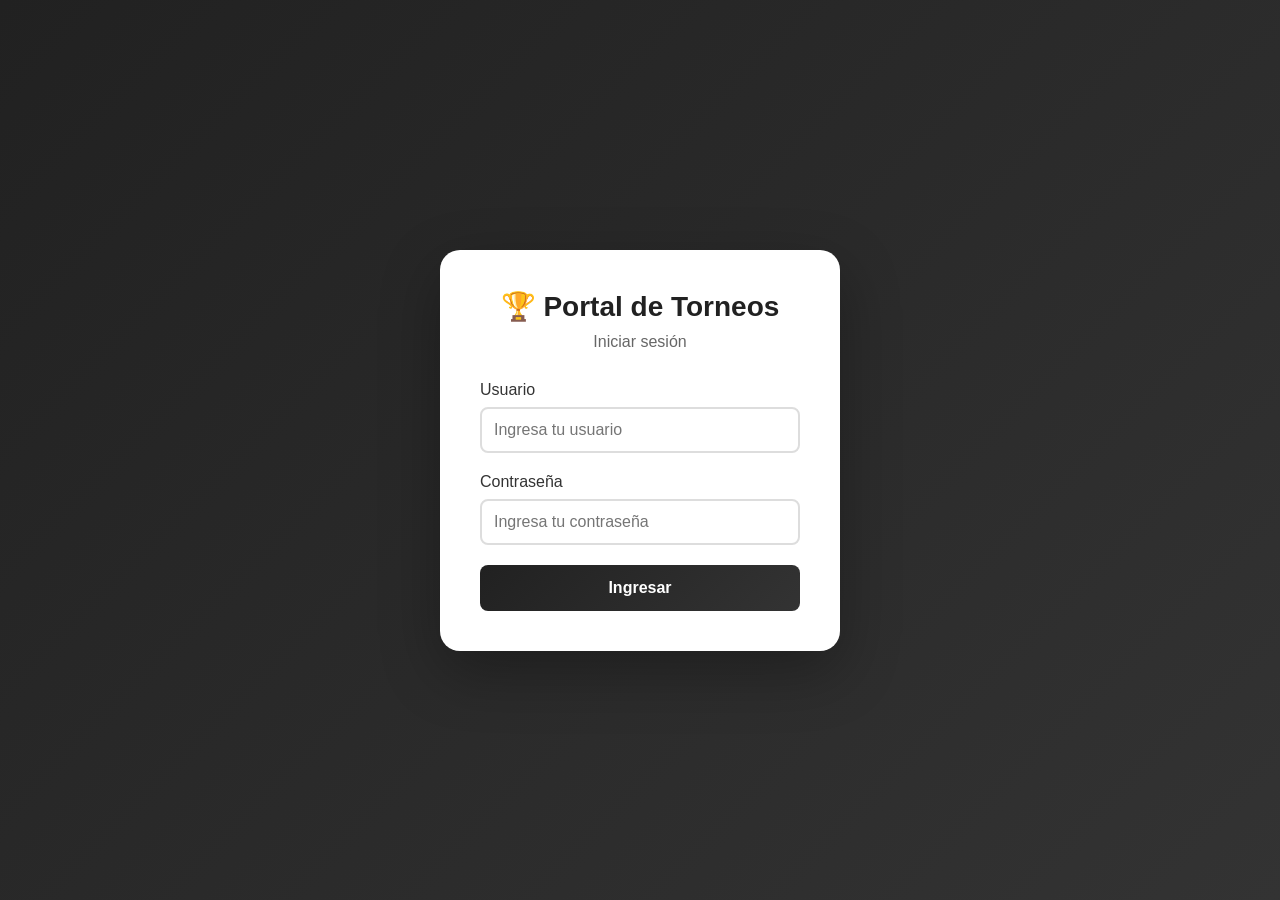
<file: login.html>
<!DOCTYPE html>
<html lang="es">
<head>
    <meta charset="UTF-8">
    <meta name="viewport" content="width=device-width, initial-scale=1.0">
    <title>Login - Portal de Torneos</title>
    <style>
        * {
            margin: 0;
            padding: 0;
            box-sizing: border-box;
        }
        
        body {
            font-family: 'Segoe UI', Tahoma, Geneva, Verdana, sans-serif;
            background: linear-gradient(135deg, #212121 0%, #333333 100%);
            min-height: 100vh;
            display: flex;
            justify-content: center;
            align-items: center;
            padding: 20px;
        }
        
        .login-container {
            background: white;
            padding: 40px;
            border-radius: 20px;
            box-shadow: 0 20px 60px rgba(0,0,0,0.3);
            width: 100%;
            max-width: 400px;
        }
        
        .login-header {
            text-align: center;
            margin-bottom: 30px;
        }
        
        .login-header h1 {
            color: #212121;
            font-size: 28px;
            margin-bottom: 10px;
        }
        
        .login-header p {
            color: #666;
        }
        
        .form-group {
            margin-bottom: 20px;
        }
        
        .form-group label {
            display: block;
            margin-bottom: 8px;
            color: #333;
            font-weight: 500;
        }
        
        .form-group input {
            width: 100%;
            padding: 12px;
            border: 2px solid #ddd;
            border-radius: 8px;
            font-size: 16px;
            transition: border-color 0.3s;
        }
        
        .form-group input:focus {
            outline: none;
            border-color: #BF360C;
        }
        
        .btn-login {
            width: 100%;
            padding: 14px;
            background: linear-gradient(135deg, #212121 0%, #333333 100%);
            color: white;
            border: none;
            border-radius: 8px;
            font-size: 16px;
            font-weight: bold;
            cursor: pointer;
            transition: transform 0.2s, box-shadow 0.2s;
        }
        
        .btn-login:hover {
            transform: translateY(-2px);
            box-shadow: 0 10px 20px rgba(191, 54, 12, 0.3);
        }
        
        .btn-login:disabled {
            opacity: 0.7;
            cursor: not-allowed;
            transform: none;
        }
        
        .alert {
            padding: 12px;
            border-radius: 8px;
            margin-bottom: 20px;
            display: none;
        }
        
        .alert-error {
            background: #ffebee;
            color: #c62828;
            border: 1px solid #ef9a9a;
        }
        
        .alert-success {
            background: #e8f5e9;
            color: #2e7d32;
            border: 1px solid #a5d6a7;
        }
        
        .spinner {
            display: none;
            width: 20px;
            height: 20px;
            border: 3px solid #f3f3f3;
            border-top: 3px solid #BF360C;
            border-radius: 50%;
            animation: spin 1s linear infinite;
            margin-right: 10px;
            vertical-align: middle;
        }
        
        @keyframes spin {
            0% { transform: rotate(0deg); }
            100% { transform: rotate(360deg); }
        }
    </style>
</head>
<body>
    <div class="login-container">
        <div class="login-header">
            <h1>🏆 Portal de Torneos</h1>
            <p>Iniciar sesión</p>
        </div>
        
        <div id="alert" class="alert"></div>
        
        <form id="loginForm">
            <div class="form-group">
                <label for="nombre">Usuario</label>
                <input type="text" id="nombre" name="nombre" required placeholder="Ingresa tu usuario">
            </div>
            
            <div class="form-group">
                <label for="pass">Contraseña</label>
                <input type="password" id="pass" name="pass" required placeholder="Ingresa tu contraseña">
            </div>
            
            <button type="submit" class="btn-login">
                <span class="spinner" id="spinner"></span>
                <span id="btnText">Ingresar</span>
            </button>
        </form>
    </div>

    <script>
        const API_URL = 'https://torneos-malon.onrender.com/api';
        
        // Verificar si ya está logueado
        const token = localStorage.getItem('token');
        if (token) {
            window.location.href = 'editar-grupos.html';
        }
        
        document.getElementById('loginForm').addEventListener('submit', async (e) => {
            e.preventDefault();
            
            const nombre = document.getElementById('nombre').value.trim();
            const pass = document.getElementById('pass').value;
            const btn = document.querySelector('.btn-login');
            const spinner = document.getElementById('spinner');
            const btnText = document.getElementById('btnText');
            
            // Deshabilitar botón
            btn.disabled = true;
            spinner.style.display = 'inline-block';
            btnText.textContent = 'Verificando...';
            
            try {
                const response = await fetch(`${API_URL}/auth/login`, {
                    method: 'POST',
                    headers: { 'Content-Type': 'application/json' },
                    body: JSON.stringify({ nombre, pass })
                });
                
                const data = await response.json();
                
                if (!response.ok) {
                    showAlert(data.error || 'Error al iniciar sesión', 'error');
                    return;
                }
                
                // Si es primera vez, redirigir a crear contraseña
                if (data.primera_vez) {
                    localStorage.setItem('tempNombre', data.nombre);
                    window.location.href = 'crear-password.html';
                    return;
                }
                
                // Guardar token y redirigir
                localStorage.setItem('token', data.token);
                localStorage.setItem('usuario', JSON.stringify(data.usuario));
                window.location.href = 'editar-grupos.html';
                
            } catch (error) {
                console.error('Error:', error);
                showAlert('Error de conexión. Intenta nuevamente.', 'error');
            } finally {
                btn.disabled = false;
                spinner.style.display = 'none';
                btnText.textContent = 'Ingresar';
            }
        });
        
        function showAlert(mensaje, tipo) {
            const alert = document.getElementById('alert');
            alert.textContent = mensaje;
            alert.className = `alert alert-${tipo}`;
            alert.style.display = 'block';
            
            setTimeout(() => {
                alert.style.display = 'none';
            }, 5000);
        }
    </script>
</body>
</html>
</file>
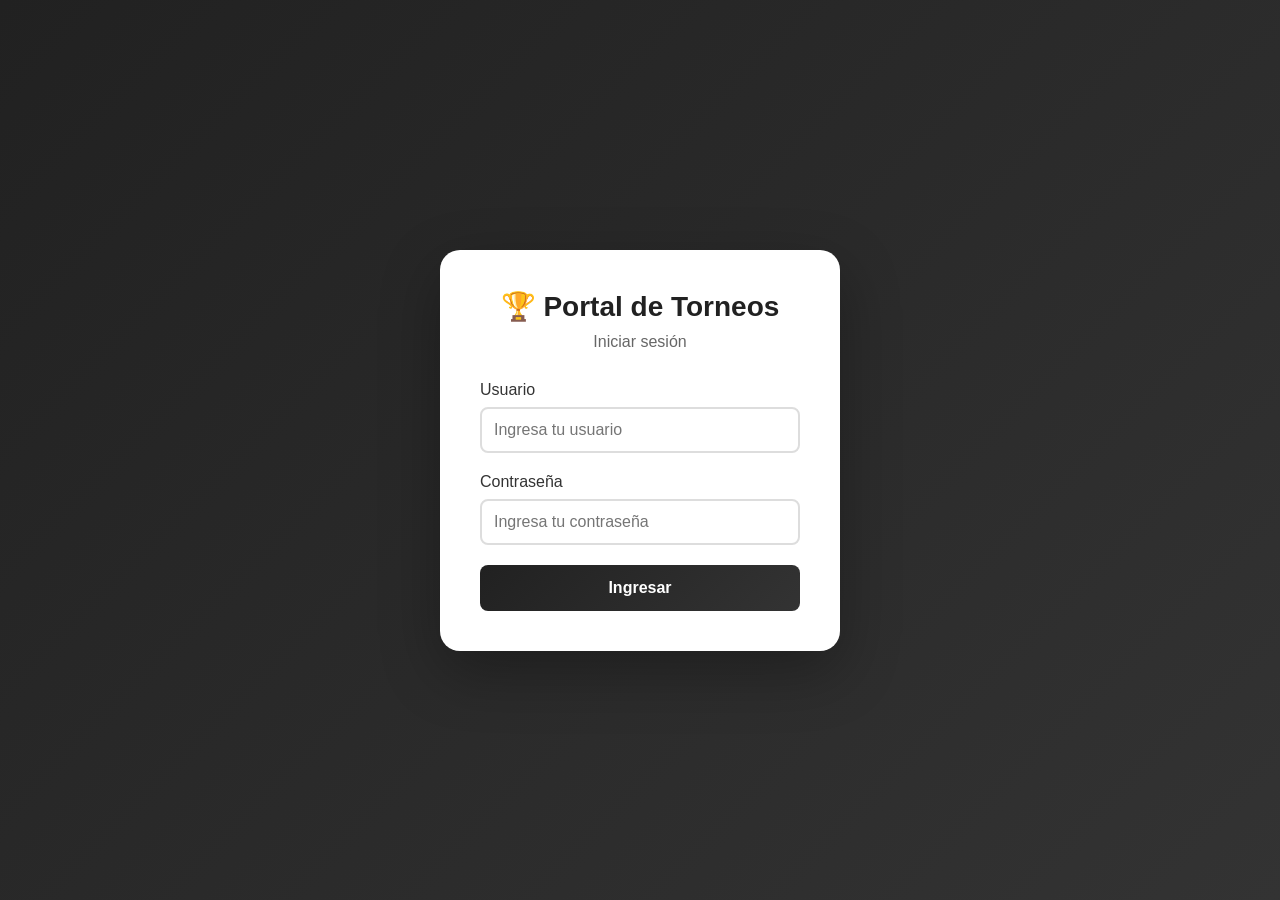
<file: posiciones-grupos.html>
<!DOCTYPE html>
<html lang="es">
<head>
    <meta charset="UTF-8">
    <meta name="viewport" content="width=device-width, initial-scale=1.0">
    <title>Posiciones de Grupos - Administración</title>
    <link rel="stylesheet" href="style.css">
    <style>
        .container {
            max-width: 1200px;
            margin: 0 auto;
            padding: 20px;
        }
        
        .header {
            background: linear-gradient(135deg, #212121, #333333);
            color: white;
            padding: 20px;
            border-radius: 10px;
            margin-bottom: 20px;
            display: flex;
            justify-content: space-between;
            align-items: center;
        }
        
        .header h1 {
            margin: 0;
            font-size: 24px;
        }
        
        .back-btn {
            background: rgba(255,255,255,0.2);
            color: white;
            border: none;
            padding: 10px 20px;
            border-radius: 5px;
            cursor: pointer;
            text-decoration: none;
        }
        
        .back-btn:hover {
            background: rgba(255,255,255,0.3);
        }
        
        .action-bar {
            background: white;
            padding: 20px;
            border-radius: 10px;
            margin-bottom: 20px;
            box-shadow: 0 2px 5px rgba(0,0,0,0.1);
            display: flex;
            justify-content: space-between;
            align-items: center;
            flex-wrap: wrap;
            gap: 10px;
        }
        
        .btn {
            padding: 12px 24px;
            border: none;
            border-radius: 5px;
            cursor: pointer;
            font-size: 14px;
            font-weight: bold;
            transition: all 0.3s;
            text-decoration: none;
            display: inline-block;
        }
        
        .btn-primary {
            background: #BF360C;
            color: white;
        }
        
        .btn-primary:hover {
            background: #E65100;
            transform: translateY(-2px);
        }
        
        .btn-warning {
            background: #ff9800;
            color: white;
        }
        
        .btn-warning:hover {
            background: #f57c00;
        }
        
        .grupos-container {
            display: grid;
            grid-template-columns: repeat(auto-fill, minmax(500px, 1fr));
            gap: 20px;
        }
        
        .grupo-card {
            background: white;
            border-radius: 10px;
            box-shadow: 0 2px 10px rgba(0,0,0,0.1);
        }
        
        .tabla-container {
            overflow-x: auto;
            width: 100%;
        }
        
        .tabla-container .tabla-posiciones {
            min-width: 600px;
        }
        
        .grupo-header {
            background: linear-gradient(135deg, #212121, #333333);
            color: white;
            padding: 12px 15px;
            display: flex;
            justify-content: flex-start;
            align-items: center;
            gap: 10px;
            min-width: auto;
        }
        
        .grupo-header h2 {
            margin: 0;
            font-size: 16px;
            font-weight: bold;
        }
        
        .grupo-header .categoria {
            font-size: 13px;
            background: rgba(255,255,255,0.2);
            padding: 4px 12px;
            border-radius: 20px;
            font-weight: 600;
        }
        
        .tabla-posiciones {
            width: 100%;
            border-collapse: collapse;
        }
        
        .tabla-posiciones th {
            background: #f8f9fa;
            padding: 12px;
            text-align: center;
            font-weight: bold;
            color: #212121;
            border-bottom: 2px solid #dee2e6;
            font-size: 12px;
        }
        
        .tabla-posiciones td {
            padding: 12px;
            text-align: center;
            border-bottom: 1px solid #dee2e6;
            font-size: 13px;
        }
        
        .tabla-posiciones tr:hover {
            background: #f8f9fa;
        }
        
        .tabla-posiciones .equipo {
            text-align: left;
            font-weight: bold;
            color: #212121;
            max-width: 200px;
            overflow: hidden;
            text-overflow: ellipsis;
            white-space: nowrap;
            cursor: help;
        }
        
        .posicion-1 {
            background: linear-gradient(135deg, #ffd700, #ffed4e) !important;
            font-weight: bold;
        }
        
        .posicion-2 {
            background: linear-gradient(135deg, #c0c0c0, #e0e0e0) !important;
            font-weight: bold;
        }
        
        .clasificado {
            position: relative;
        }
        
        .clasificado::after {
            content: '✓';
            position: absolute;
            right: 10px;
            color: #BF360C;
            font-weight: bold;
        }
        
        .resumen-torneo {
            background: white;
            padding: 20px;
            border-radius: 10px;
            margin-bottom: 20px;
            box-shadow: 0 2px 5px rgba(0,0,0,0.1);
        }
        
        .resumen-torneo h3 {
            margin-top: 0;
            color: #212121;
        }
        
        .stats-grid {
            display: grid;
            grid-template-columns: repeat(auto-fit, minmax(150px, 1fr));
            gap: 15px;
            margin-top: 15px;
        }
        
        .stat-card {
            background: linear-gradient(135deg, #212121, #333333);
            color: white;
            padding: 15px;
            border-radius: 8px;
            text-align: center;
        }
        
        .stat-card h4 {
            margin: 0 0 5px 0;
            font-size: 24px;
        }
        
        .stat-card p {
            margin: 0;
            font-size: 12px;
            opacity: 0.9;
        }
        
        .loading {
            text-align: center;
            padding: 40px;
            color: #666;
        }
        
        .empty-state {
            text-align: center;
            padding: 60px;
            color: #666;
        }
        
        .empty-state h3 {
            color: #999;
            margin-bottom: 10px;
        }
        
        .leyenda {
            background: #f8f9fa;
            padding: 15px;
            border-radius: 5px;
            margin-top: 15px;
            font-size: 12px;
        }
        
        .leyenda-item {
            display: inline-flex;
            align-items: center;
            margin-right: 20px;
            margin-bottom: 5px;
        }
        
        .leyenda-color {
            width: 20px;
            height: 20px;
            border-radius: 3px;
            margin-right: 5px;
        }
        
        .color-1 { background: linear-gradient(135deg, #ffd700, #ffed4e); }
        .color-2 { background: linear-gradient(135deg, #c0c0c0, #e0e0e0); }

        @media (max-width: 768px) {
            .grupos-container {
                grid-template-columns: 1fr;
            }
            
            .action-bar {
                flex-direction: column;
                text-align: center;
            }
            
            .tabla-posiciones {
                font-size: 11px;
            }
            
            .tabla-posiciones th,
            .tabla-posiciones td {
                padding: 8px 4px;
            }
            
            .tabla-posiciones .equipo {
                max-width: none;
                overflow: visible;
                text-overflow: clip;
                white-space: normal;
                word-break: break-word;
                font-size: 11px;
            }
            
            .grupo-card {
                overflow-x: auto;
            }
            
            .tabla-posiciones {
                min-width: 500px;
            }
            
            .grupo-header {
                padding: 10px 12px;
            }
            
            .grupo-header h2 {
                font-size: 14px;
            }
            
            .grupo-header .categoria {
                font-size: 11px;
                padding: 3px 8px;
            }
        }
    </style>
</head>
<body>
    <script>
        // Verificar autenticación
        const token = localStorage.getItem('token');
        if (!token) {
            window.location.href = 'login.html';
        }
        const usuario = JSON.parse(localStorage.getItem('usuario') || '{}');
        function logout() {
            localStorage.removeItem('token');
            localStorage.removeItem('usuario');
            window.location.href = 'login.html';
        }
    </script>
    <div class="container">
        <div class="header">
            <h1>📊 Posiciones de Grupos</h1>
            <div style="display: flex; gap: 10px; align-items: center;">
                <span id="user-name" style="color: white; font-size: 14px;"></span>
                <a href="editar-grupos.html" class="back-btn">← Volver</a>
                <button onclick="logout()" style="background: #f44336; color: white; border: none; padding: 10px 15px; border-radius: 5px; cursor: pointer;">🚪</button>
            </div>
        </div>
        <script>
            if (usuario && usuario.nombre) {
                document.getElementById('user-name').textContent = `👤 ${usuario.nombre}`;
            }
        </script>
        
        <div class="action-bar">
            <div>
                <h3 style="margin: 0;">Tabla de posiciones en tiempo real</h3>
                <p style="margin: 5px 0 0 0; color: #666; font-size: 14px;">
                    Se actualiza automáticamente al cargar resultados
                </p>
            </div>
            <div id="generar-llaves-container" style="display: flex; flex-wrap: wrap; gap: 10px; justify-content: flex-end;">
                <!-- Los botones se generarán dinámicamente por categoría -->
            </div>
        </div>
        
        <div id="resumen-container"></div>
        
        <div id="grupos-container" class="grupos-container">
            <div class="loading">Cargando estadísticas...</div>
        </div>
    </div>

    <script>
        const API_URL = 'https://torneos-malon.onrender.com/api';
        let torneoId = null;
        let grupos = [];

        document.addEventListener('DOMContentLoaded', async () => {
            await cargarTorneoActivo();
            if (torneoId) {
                await cargarGruposYEstadisticas();
            }
        });

        async function cargarTorneoActivo() {
            try {
                const response = await fetch(`${API_URL}/torneo-activo`);
                if (response.ok) {
                    const torneo = await response.json();
                    torneoId = torneo.id;
                }
            } catch (error) {
                console.error('Error al cargar torneo:', error);
            }
        }

        async function cargarGruposYEstadisticas() {
            try {
                // Cargar grupos
                const responseGrupos = await fetch(`${API_URL}/grupos/${torneoId}`);
                if (!responseGrupos.ok) throw new Error('Error al cargar grupos');
                
                grupos = await responseGrupos.json();
                
                // Cargar estadísticas de cada grupo
                const gruposConEstadisticas = [];
                for (const grupo of grupos) {
                    try {
                        const responseStats = await fetch(`${API_URL}/grupos/${grupo.id}/estadisticas`);
                        if (responseStats.ok) {
                            const data = await responseStats.json();
                            gruposConEstadisticas.push({
                                ...grupo,
                                estadisticas: data.estadisticas
                            });
                        }
                    } catch (e) {
                        console.error(`Error al cargar estadísticas del grupo ${grupo.id}:`, e);
                    }
                }
                
                renderizarGrupos(gruposConEstadisticas);
                await renderizarResumen(gruposConEstadisticas);
                
                // Extraer categorías únicas y renderizar botones de llave
                const categorias = [...new Set(grupos.map(g => g.categoria))];
                const llavesExistentes = await cargarCategoriasConLlave();
                renderizarBotonesLlave(categorias, llavesExistentes);
                
            } catch (error) {
                console.error('Error:', error);
                document.getElementById('grupos-container').innerHTML = 
                    '<div class="loading">Error al cargar estadísticas</div>';
            }
        }

        function renderizarGrupos(gruposData) {
            const container = document.getElementById('grupos-container');
            
            if (gruposData.length === 0) {
                container.innerHTML = `
                    <div class="empty-state">
                        <h3>No hay grupos formados</h3>
                        <p>Primero debés armar los grupos en "Editar Grupos"</p>
                    </div>
                `;
                return;
            }
            
            container.innerHTML = gruposData.map(grupo => crearTablaGrupo(grupo)).join('');
        }

        function crearTablaGrupo(grupo) {
            if (!grupo.estadisticas || grupo.estadisticas.length === 0) {
                return `
                    <div class="grupo-card">
                        <div class="grupo-header">
                            <h2>Grupo ${grupo.numero_grupo}</h2>
                            <div class="categoria">${grupo.categoria}</div>
                        </div>
                        <div style="padding: 20px; text-align: center; color: #666;">
                            No hay estadísticas disponibles.<br>
                            Cargá resultados para ver las posiciones.
                        </div>
                    </div>
                `;
            }
            
            const filas = grupo.estadisticas.map((est, index) => {
                const posClass = index === 0 ? 'posicion-1' : (index === 1 ? 'posicion-2' : '');
                const clasificadoClass = index < 2 ? 'clasificado' : '';
                
                return `
                    <tr class="${posClass} ${clasificadoClass}">
                        <td><strong>${est.posicion}°</strong></td>
                        <td class="equipo" title="${est.nombre_jugador}">${est.nombre_jugador}</td>
                        <td>${est.pj}</td>
                        <td>${est.pg}</td>
                        <td>${est.pp}</td>
                        <td><strong>${est.puntos}</strong></td>
                        <td>${est.sets_ganados}-${est.sets_perdidos}</td>
                        <td>${est.dif_sets > 0 ? '+' : ''}${est.dif_sets}</td>
                        <td>${est.games_ganados}-${est.games_perdidos}</td>
                        <td>${est.dif_games > 0 ? '+' : ''}${est.dif_games}</td>
                    </tr>
                `;
            }).join('');
            
            return `
                <div class="grupo-card">
                    <div class="grupo-header">
                        <h2>Grupo ${grupo.numero_grupo}</h2>
                        <div class="categoria">${grupo.categoria}</div>
                    </div>
                    <div class="tabla-container">
                        <table class="tabla-posiciones">
                            <thead>
                                <tr>
                                    <th>Pos</th>
                                    <th style="text-align: left;">Equipo</th>
                                    <th>PJ</th>
                                    <th>PG</th>
                                    <th>PP</th>
                                    <th>Pts</th>
                                    <th>Sets</th>
                                    <th>Dif</th>
                                    <th>Games</th>
                                    <th>Dif</th>
                                </tr>
                            </thead>
                            <tbody>
                                ${filas}
                            </tbody>
                        </table>
                    </div>
                    <div class="leyenda">
                        <div class="leyenda-item">
                            <div class="leyenda-color color-1"></div>
                            <span>1° Clasificado</span>
                        </div>
                        <div class="leyenda-item">
                            <div class="leyenda-color color-2"></div>
                            <span>2° Clasificado</span>
                        </div>
                        <div class="leyenda-item" style="margin-left: auto; font-size: 11px; color: #666;">
                            PJ=Partidos Jugados | PG=Ganados | PP=Perdidos | Dif=Diferencia
                        </div>
                    </div>
                </div>
            `;
        }

        async function renderizarResumen(gruposData) {
            const container = document.getElementById('resumen-container');
            
            const totalGrupos = gruposData.length;
            const totalEquipos = gruposData.reduce((sum, g) => sum + (g.estadisticas?.length || 0), 0);
            
            // Cargar partidos reales del torneo para calcular pendientes
            let partidosPendientes = 0;
            let totalPartidosJugados = 0;
            
            if (torneoId) {
                try {
                    const response = await fetch(`${API_URL}/partidos/${torneoId}`);
                    if (response.ok) {
                        const partidosData = await response.json();
                        // Filtrar solo partidos de grupos (ronda IS NULL/undefined)
                        const partidosGrupos = partidosData.filter(p => !p.ronda);
                        const totalPartidos = partidosGrupos.length;
                        const jugados = partidosGrupos.filter(p => p.estado === 'finalizado' || p.ganador_id).length;
                        partidosPendientes = Math.max(0, totalPartidos - jugados);
                        totalPartidosJugados = jugados;
                    }
                } catch (e) {
                    console.error('Error al cargar partidos para resumen:', e);
                    // Fallback: usar cálculo desde estadísticas
                    totalPartidosJugados = gruposData.reduce((sum, g) => 
                        sum + (g.estadisticas?.reduce((s, e) => s + (e.pj || 0), 0) / 2 || 0), 0);
                }
            }
            
            container.innerHTML = `
                <div class="resumen-torneo">
                    <h3>📈 Resumen del Torneo</h3>
                    <div class="stats-grid">
                        <div class="stat-card">
                            <h4>${totalGrupos}</h4>
                            <p>Grupos</p>
                        </div>
                        <div class="stat-card">
                            <h4>${totalEquipos}</h4>
                            <p>Equipos</p>
                        </div>
                        <div class="stat-card">
                            <h4>${Math.floor(totalPartidosJugados)}</h4>
                            <p>Partidos Jugados</p>
                        </div>
                        <div class="stat-card">
                            <h4>${Math.floor(partidosPendientes)}</h4>
                            <p>Partidos Pendientes</p>
                        </div>
                    </div>
                </div>
            `;
        }

        function renderizarBotonesLlave(categorias, llavesExistentes) {
            const container = document.getElementById('generar-llaves-container');
            container.innerHTML = '';
            
            categorias.forEach(categoria => {
                const tieneLlave = llavesExistentes.includes(categoria);
                const btn = document.createElement('button');
                btn.className = tieneLlave ? 'btn btn-secondary' : 'btn btn-primary';
                btn.innerHTML = tieneLlave 
                    ? `🏆 Ver Llave ${categoria}` 
                    : `🏆 Generar Llave ${categoria}`;
                btn.onclick = () => tieneLlave 
                    ? window.location.href = `llave-eliminacion.html?categoria=${encodeURIComponent(categoria)}`
                    : generarLlave(categoria);
                container.appendChild(btn);
            });
        }
        
        async function generarLlave(categoria) {
            // Verificar si la categoría tiene todos los partidos jugados
            // Obtener números de grupos de la categoría seleccionada
            const gruposCategoria = grupos.filter(g => g.categoria === categoria);
            const numerosGruposCategoria = gruposCategoria.map(g => g.numero_grupo);
            
            // Cargar partidos del torneo
            try {
                const responsePartidos = await fetch(`${API_URL}/partidos/${torneoId}`);
                if (responsePartidos.ok) {
                    const partidosData = await responsePartidos.json();
                    // Filtrar partidos de la categoría (por grupo y categoría)
                    const partidosCategoria = partidosData.filter(p => 
                        p.categoria === categoria && numerosGruposCategoria.includes(p.grupo)
                    );
                    
                    // Verificar si hay partidos pendientes
                    const partidosPendientes = partidosCategoria.filter(p => 
                        !p.estado || p.estado === 'pendiente'
                    );
                    
                    if (partidosPendientes.length > 0) {
                        if (!confirm(`Algunos grupos de ${categoria} no tienen todos los partidos jugados (${partidosPendientes.length} pendientes). ¿Querés generar la llave igual?`)) {
                            return;
                        }
                    }
                }
            } catch (e) {
                console.error('Error al verificar partidos:', e);
            }
            
            try {
                const response = await fetch(`${API_URL}/torneo/${torneoId}/generar-llave`, {
                    method: 'POST',
                    headers: { 'Content-Type': 'application/json' },
                    body: JSON.stringify({ categoria })
                });
                
                if (response.ok) {
                    const data = await response.json();
                    const byes = data.estructura ? data.estructura.jugadoresConBye : data.byes;
                    const prePlayoffs = data.estructura ? (data.estructura.jugadoresAHacerJugar / 2) : 0;
                    alert(`✅ Llave generada exitosamente para ${categoria}!\n\nTotal clasificados: ${data.totalClasificados}\nPre-playoffs: ${prePlayoffs} partidos\nBYES otorgados: ${byes}\nRondas: ${data.rondas ? data.rondas.join(' → ') : data.rondas}`);
                    window.location.href = `llave-eliminacion.html?categoria=${encodeURIComponent(categoria)}`;
                } else {
                    const error = await response.json();
                    if (error.error.includes('Ya existe una llave')) {
                        if (confirm(`Ya existe una llave para ${categoria}. ¿Querés verla?`)) {
                            window.location.href = `llave-eliminacion.html?categoria=${encodeURIComponent(categoria)}`;
                        }
                    } else {
                        alert('Error: ' + error.error);
                    }
                }
            } catch (error) {
                console.error('Error:', error);
                alert('Error al generar la llave');
            }
        }
        
        async function cargarCategoriasConLlave() {
            try {
                const response = await fetch(`${API_URL}/torneo/${torneoId}/categorias-llave`);
                if (response.ok) {
                    const data = await response.json();
                    return data.categorias;
                }
            } catch (error) {
                console.error('Error al cargar categorías con llave:', error);
            }
            return [];
        }
    </script>
</body>
</html>
</file>
<file: style.css>
/* ========================================= */
/* --- ESTILOS GENERALES Y DE ESCRITORIO --- */
/* ========================================= */

body {
    font-family: 'Roboto', sans-serif;
    color: #333;
    line-height: 1.6;
    margin: 0;
    padding: 20px;
    position: relative;
    background-color: #d4c9b8;
    background-image: linear-gradient(to bottom, #f5efe0, #c9b8a5);
}

body::before {
    content: '';
    position: fixed;
    top: 0;
    left: 0;
    width: 100%;
    height: 100%;
    background-image: url('logo.png');
    background-repeat: no-repeat;
    background-position: center center;
    background-size: 300px;
    opacity: 0.1; /* Le subimos un poco la opacidad */
    z-index: -1;
}

.container {
    max-width: 800px;
    margin: 0 auto;
    background-color: rgba(255, 255, 255, 0.6); /* Fondo semi-transparente */
    padding: 30px;
    border-radius: 10px;
    box-shadow: 0 4px 15px rgba(0, 0, 0, 0.1);
}

header {
    display: flex;
    align-items: center;
    gap: 25px;
    border-bottom: 2px solid #BF360C;
    padding-bottom: 20px;
    margin-bottom: 30px;
}

.header-logo {
    height: 100px;
    width: 100px;
    border-radius: 50%;
    border: 2px solid #eee;
}

.header-text {
    text-align: left;
}

header h1 {
    color: #212121;
    margin-bottom: 5px;
    margin-top: 0;
}

/* ... (el resto de tus estilos del formulario, etc. van aquí. Los pego para asegurar) ... */

h2 { color: #BF360C; border-left: 4px solid #bab3a8; padding-left: 10px; margin-bottom: 20px; }
#info-torneo ul { list-style-type: none; padding: 0; }
#info-torneo li { background-color: #f9f9f9; padding: 10px 15px; border-radius: 5px; margin-bottom: 8px; border-left: 3px solid #BF360C; }
.form-group-duo {
    display: grid;
    grid-template-columns: 1fr 1fr;
    gap: 20px;
}
.form-group { margin-bottom: 20px; }
.form-group label { display: block; margin-bottom: 8px; font-weight: 700; color: #555; }
.form-group input[type="text"], .form-group input[type="email"], .form-group input[type="tel"], .form-group select { width: 100%; padding: 12px; border: 1px solid #ccc; border-radius: 5px; box-sizing: border-box; font-size: 1em; }
.availability-fieldset { border: 1px solid #ccc; border-radius: 8px; padding: 20px; margin-bottom: 20px; }
.availability-fieldset legend { font-weight: 700; color: #555; padding: 0 10px; }
.availability-instructions { font-size: 0.9em; color: #7f8c8d; margin-top: 0; margin-bottom: 15px; }
.availability-grid { display: grid; grid-template-columns: max-content 1fr; gap: 10px 15px; align-items: center; }
.availability-grid label { font-weight: normal; text-align: right; }
.availability-grid input { width: 100%; padding: 8px; border: 1px solid #ccc; border-radius: 5px; box-sizing: border-box; }
.checkbox-group { display: flex; align-items: center; margin-top: 25px; }
.checkbox-group input[type="checkbox"] { margin-right: 10px; width: 20px; height: 20px; }
button[type="submit"] { width: 100%; padding: 15px; background-color: #BF360C; color: white; border: none; border-radius: 5px; font-size: 1.2em; font-weight: 700; cursor: pointer; }
.hidden { display: none; }
#confirmationMessage { background-color: #fbe9e7; border-left: 5px solid #BF360C; padding: 20px; border-radius: 5px; text-align: center; }
input.error, select.error { border-color: #e74c3c; background-color: #fbeae5; }
footer {
    margin-top: 40px;
    padding-top: 20px;
    border-top: 1px solid #ddd;
    display: flex;
    justify-content: space-between;
    align-items: center;
    flex-wrap: wrap;
    gap: 20px;
}

.footer-texto {
    color: #555;
    font-size: 0.9em;
}

.footer-texto p {
    margin: 0;
    line-height: 1.4;
}

.footer-logos {
    display: flex;
    align-items: center;
    gap: 10px;
}

.footer-logos span {
    font-size: 0.9em;
    color: #777;
}

.footer-logos img {
    height: 40px;
    width: auto;
    opacity: 0.7;
    transition: opacity 0.2s ease;
}

.footer-logos img:hover {
    opacity: 1;
}

/* Estilo para el enlace a la lista de inscriptos */
.view-list-link { text-align: center; margin-bottom: 30px; }
.view-list-link a { display: inline-block; padding: 10px 20px; background-color: #BF360C; color: #fff; font-weight: bold; text-decoration: none; border-radius: 5px; transition: background-color 0.3s ease; }
.view-list-link a:hover { background-color: #E65100; }
/* ========================================= */
/* --- ESTILOS página isncriptos --- */
/* ========================================= */
/* Estilos para la página de inscriptos */
#filtros {
    margin-bottom: 40px;
    /* Hacemos el fondo blanco pero con 50% de transparencia */
    background-color: rgba(255, 255, 255, 0.5); 
    padding: 20px;
    border-radius: 8px;
    /* Hacemos el borde también un poco transparente para que no desentone */
    border: 1px solid rgba(0, 0, 0, 0.1); 
}

.filtro-container {
    display: flex;
    align-items: end;
    gap: 15px;
    flex-wrap: wrap;
}

.filtro-container label {
    font-weight: 700;
}

.filtro-container select {
    padding: 10px;
    font-size: 1em;
    border-radius: 5px;
    border: 1px solid #ccc;
    min-width: 250px;
}

.filtro-container .btn-primary {
    white-space: nowrap;
    align-self: flex-end;
    height: fit-content;
}

/* Estilos para la tabla */
#tabla-inscriptos {
    width: 100%;
    border-collapse: collapse;
    margin-top: 20px;
}

#tabla-inscriptos thead {
    background-color: #BF360C;
    color: white;
}

#tabla-inscriptos th, #tabla-inscriptos td {
    padding: 12px 15px;
    text-align: left;
    border-bottom: 1px solid #ddd;
}

#tabla-inscriptos tbody tr:nth-child(even) {
    background-color: #f2f2f2;
}

#tabla-inscriptos tbody tr:hover {
    background-color: #e9e9e9;
}

#loading-message, .no-results {
    text-align: center;
    padding: 20px;
    font-style: italic;
    color: #777;
}

.back-link {
    margin-top: 30px;
    text-align: center;
}

.back-link a {
    color: #BF360C;
    text-decoration: none;
    font-weight: bold;
}

.back-link a:hover {
    text-decoration: underline;
}
/* --- Estilos para Horarios Checkbox --- */
.horarios-container {
    border: 1px solid #ccc;
    border-radius: 8px;
    padding: 20px;
    margin-bottom: 20px;
}

.horarios-container h4 {
    margin-top: 0;
    color: #555;
}

.dia-grupo {
    margin-bottom: 20px;
}
.dia-grupo:last-child {
    margin-bottom: 0;
}

.dia-grupo h5 {
    margin: 0 0 10px 0;
    border-bottom: 1px solid #eee;
    padding-bottom: 8px;
    font-size: 1.1em;
}

.horarios-grid {
    display: grid;
    grid-template-columns: repeat(auto-fill, minmax(100px, 1fr));
    gap: 15px;
}

.horario-item {
    display: flex;
    align-items: center;
    background-color: #f9f9f9;
    padding: 8px;
    border-radius: 5px;
    border: 1px solid #BF360C; /* <-- BORDE VERDE AÑADIDO */
    transition: background-color 0.2s ease; /* Transición suave */
}

.horario-item input[type="checkbox"] {
    margin-right: 8px;
    width: 18px;
    height: 18px;
}

.horario-item label {
    font-weight: normal;
    margin-bottom: 0;
}

/* ========================================= */
/* --- ESTILOS GENERALES PARA ERRORES --- */
/* ========================================= */
    
/* Esta regla se aplicará a TODOS los mensajes de error */
.error-message {
    color: #e74c3c;
    font-size: 0.9em;
    margin-top: 5px;
}

/* Y esta regla ADICIONAL solo se aplicará al error genérico de disponibilidad */
.availability-fieldset .error-message {
    width: 100%;
    text-align: center;
    font-weight: bold;
    margin-top: 15px;
}
/* ================================================= */
/* --- ESTILOS PARA MODAL DE SPONSORS (VERSIÓN 2) -- */
/* ================================================= */

/* El fondo oscuro semi-transparente (sigue igual) */
.modal-overlay {
    position: fixed;
    top: 0;
    left: 0;
    width: 100%;
    height: 100%;
    background-color: rgba(0, 0, 0, 0.75);
    display: flex;
    justify-content: center;
    align-items: center;
    z-index: 1000;
    opacity: 0;
    visibility: hidden;
    transition: opacity 0.3s ease, visibility 0.3s ease;
    padding: 15px; /* Añadimos padding para que en móvil no pegue a los bordes */
}

.modal-overlay.visible {
    opacity: 1;
    visibility: visible;
}

/* El contenedor blanco de la ventana (con cambios importantes) */
.modal-contenido {
    background-color: #fff;
    padding: 25px;
    border-radius: 10px;
    max-width: 700px; /* Un poco más ancho para la cuadrícula en PC */
    width: 100%;
    text-align: center;
    position: relative;
    transform: scale(0.9);
    transition: transform 0.3s ease;
    
    /* ¡LA MAGIA! Hacemos que el contenedor sea scrollable si el contenido es muy alto */
    max-height: 90vh; /* Máximo 90% de la altura de la pantalla */
    overflow-y: auto; /* Activa el scroll vertical SOLO si es necesario */
}

.modal-overlay.visible .modal-contenido {
    transform: scale(1);
}

.modal-contenido h2 {
    margin-top: 0;
    color: #333;
}
.sponsor-cta {
    display: block;
    text-decoration: none;
    background: linear-gradient(135deg, #BF360C, #FF6D00);
    color: white;
    padding: 15px 20px;
    border-radius: 8px;
    text-align: center;
    margin-bottom: 15px;
    transition: transform 0.2s ease, box-shadow 0.2s ease;
}

.sponsor-cta:hover {
    transform: scale(1.02);
    box-shadow: 0 4px 15px rgba(255, 102, 0, 0.4);
}

.sponsor-cta h2 {
    margin: 0;
    color: white;
    font-size: 1.5em;
}
/* La cuadrícula para los logos de los sponsors */
.sponsors-grid {
    display: grid;
    /* Por defecto (PC), 2 columnas. grid-template-columns lo definimos en el responsive */
    grid-template-columns: repeat(4, 1fr); /* <-- AÑADE ESTA LÍNEA */
    gap: 10px; /* estaba en 20*/
    margin: 25px 0;
}

.sponsors-grid img {
    width: 100%;
    border-radius: 8px;
    transition: transform 0.2s ease;
    border: 1px solid #eee; /* Un borde sutil */
}

.sponsors-grid img:hover {
    transform: scale(1.05);
}

/* NUEVO: Estilos para las leyendas de texto */
.modal-instruccion {
    font-weight: bold;
    color: #BF360C; /* Verde para que resalte */
    margin-top: 20px;
}
.modal-agradecimiento {
    font-style: italic;
    color: #777;
    margin-bottom: 0;
}

/* El botón de cierre (X) */
.cerrar-modal {
    position: sticky; /* Se queda "pegado" arriba al hacer scroll */
    top: 0;
    float: right; /* Lo alineamos a la derecha */
    font-size: 2.5em;
    font-weight: bold;
    color: #aaa;
    background: none;
    border: none;
    cursor: pointer;
    line-height: 1;
    z-index: 1001; /* Nos aseguramos que esté por encima de todo */
    padding: 0 5px; /* Un poco de espacio para que no pegue al borde */
}
/* ========================================= */
/* --- ESTILOS PARA GRUPOS FORMADOS --- */
/* ========================================= */

.grupos-list {
    display: grid;
    grid-template-columns: repeat(auto-fit, minmax(320px, 1fr));
    gap: 1.5rem;
    margin: 2rem 0;
}

.grupo-card {
    background: rgba(255, 255, 255, 0.95);
    padding: 2rem;
    border-radius: 12px;
    border: 2px solid #BF360C;
    box-shadow: 0 4px 15px rgba(191, 54, 12, 0.2);
    transition: transform 0.3s ease, box-shadow 0.3s ease;
}

.grupo-card:hover {
    transform: translateY(-5px);
    box-shadow: 0 8px 25px rgba(191, 54, 12, 0.3);
}

.grupo-card h3 {
    margin: 0 0 1rem 0;
    color: #212121;
    font-size: 1.3rem;
    text-align: center;
    border-bottom: 2px solid #BF360C;
    padding-bottom: 0.5rem;
}

.integrantes-count {
    color: #BF360C;
    font-weight: bold;
    text-align: center;
    margin-bottom: 1.5rem;
    font-size: 1.1rem;
}

.integrantes-list {
    list-style: none;
    padding: 0;
    margin: 0;
}

.integrantes-list li {
    background: linear-gradient(135deg, #f8f9fa 0%, #e9ecef 100%);
    padding: 0.8rem 1rem;
    margin: 0.5rem 0;
    border-radius: 8px;
    font-size: 0.95rem;
    border-left: 4px solid #BF360C;
    transition: all 0.2s ease;
}

.integrantes-list li:hover {
    background: linear-gradient(135deg, #e9ecef 0%, #dee2e6 100%);
    transform: translateX(5px);
}

/* ========================================= */
/* --- ESTILOS PÁGINA GRUPOS (ESCRITORIO) --- */
/* ========================================= */

/* Grid de categorías */
.categorias-grid {
    display: grid;
    grid-template-columns: repeat(auto-fit, minmax(200px, 1fr));
    gap: 1rem;
    margin: 1rem 0;
}

.categoria-card {
    background: rgba(255, 255, 255, 0.9);
    padding: 1.5rem;
    border-radius: 8px;
    text-align: center;
    border: 1px solid #BF360C;
    box-shadow: 0 2px 5px rgba(0,0,0,0.1);
}

.categoria-card h3 {
    margin: 0 0 0.5rem 0;
    color: #212121;
}

.categoria-card .contador {
    font-size: 1.2rem;
    font-weight: bold;
    color: #BF360C;
}

/* Configuración de grupos */
.categoria-config {
    background: rgba(255, 255, 255, 0.9);
    padding: 1.5rem;
    margin: 1rem 0;
    border-radius: 8px;
    border: 1px solid #BF360C;
    box-shadow: 0 2px 5px rgba(0,0,0,0.1);
}

.grupos-config-grid {
    display: grid;
    grid-template-columns: repeat(auto-fit, minmax(150px, 1fr));
    gap: 1rem;
    margin: 1rem 0;
}

.grupo-input {
    display: flex;
    flex-direction: column;
    gap: 0.5rem;
}

.grupo-input input {
    padding: 0.5rem;
    border: 1px solid #BF360C;
    border-radius: 4px;
    font-size: 1rem;
}

.grupo-resumen {
    grid-column: 1 / -1;
    display: flex;
    justify-content: space-between;
    font-weight: bold;
    color: #212121;
}

/* Botones */
.action-buttons {
    display: flex;
    gap: 1rem;
    margin: 2rem 0;
    justify-content: center;
}

.btn-primary {
    background: #BF360C;
    color: white;
    padding: 1rem 2rem;
    border: none;
    border-radius: 5px;
    font-size: 1.1rem;
    cursor: pointer;
    transition: background-color 0.3s ease;
}

.btn-primary:hover {
    background: #E65100;
}

.btn-primary:disabled {
    background: #cccccc;
    cursor: not-allowed;
}

.btn-success {
    background: #FF6D00;
    color: white;
    padding: 1rem 2rem;
    border: none;
    border-radius: 5px;
    font-size: 1.1rem;
    cursor: pointer;
    transition: background-color 0.3s ease;
}

.btn-success:hover {
    background: #E65100;
}

.btn-secondary {
    background: #95a5a6;
    color: white;
    padding: 1rem 2rem;
    border: none;
    border-radius: 5px;
    font-size: 1.1rem;
    cursor: pointer;
    transition: background-color 0.3s ease;
}

.btn-secondary:hover {
    background: #7f8c8d;
}

/* Loading overlay */
.loading-overlay {
    position: fixed;
    top: 0;
    left: 0;
    width: 100%;
    height: 100%;
    background: rgba(0,0,0,0.8);
    display: flex;
    justify-content: center;
    align-items: center;
    z-index: 1000;
}

.loading-spinner {
    text-align: center;
    color: white;
}

.spinner {
    border: 4px solid #f3f3f3;
    border-top: 4px solid #BF360C;
    border-radius: 50%;
    width: 40px;
    height: 40px;
    animation: spin 1s linear infinite;
    margin: 1rem auto;
}

@keyframes spin {
    0% { transform: rotate(0deg); }
    100% { transform: rotate(360deg); }
}

/* Notificaciones */
#notification-container {
    position: fixed;
    top: 20px;
    right: 20px;
    z-index: 1001;
}

.notification {
    padding: 1rem;
    margin: 0.5rem 0;
    border-radius: 5px;
    color: white;
    font-weight: bold;
}

.notification-info { background: #3498db; }
.notification-success { background: #FF6D00; }
.notification-error { background: #e74c3c; }
.notification-warning { background: #f39c12; }

/* ================================================= */
/* --- REGLAS RESPONSIVE PARA EL MODAL --- */
/* ================================================= */

/* Para pantallas de PC, usamos 2 columnas */
/*@media (min-width: 601px) {
    .sponsors-grid {
        grid-template-columns: 1fr 1fr;
    }
}*/ 

/* Para pantallas de Móvil, usamos 2 sola columna */
@media (max-width: 600px) {
    .sponsors-grid {
        grid-template-columns: 1fr 1fr;
    }
}
/* ========================================= */
/* --- ESTILOS ESPECÍFICOS GRUPOS INCOMPLETOS --- */
/* ========================================= */

.grupo-incompleto {
    border: 3px solid #e74c3c !important;
    background: rgba(231, 76, 60, 0.15) !important;
    position: relative;
}

.grupo-incompleto::before {
    content: '⚠ INCOMPLETO';
    position: absolute;
    top: -12px;
    right: 10px;
    background: #e74c3c;
    color: white;
    padding: 2px 8px;
    border-radius: 4px;
    font-size: 0.75rem;
    font-weight: bold;
}

/* ========================================= */
/* --- ESTILOS PARTIDOS PROGRAMADOS --- */
/* ========================================= */

.partidos-titulo {
    margin-top: 3rem;
    margin-bottom: 1rem;
    color: #2980b9;
    border-bottom: 3px solid #2980b9;
    padding-bottom: 0.5rem;
    font-size: 1.4rem;
}

.partidos-list {
    margin: 1rem 0;
    background: rgba(255, 255, 255, 0.8);
    padding: 1.5rem;
    border-radius: 8px;
    border: 1px solid #3498db;
}

.partido-item {
    display: flex;
    justify-content: space-between;
    align-items: center;
    padding: 1rem;
    background: #fff;
    margin: 0.8rem 0;
    border-radius: 8px;
    border-left: 4px solid #3498db;
    box-shadow: 0 2px 4px rgba(0,0,0,0.1);
}

.partido-item.partido-sin-horario {
    background: #fff8e1;
    border-left-color: #f39c12;
}

.partido-info {
    flex: 1;
}

.partido-equipos {
    display: flex;
    align-items: center;
    gap: 1rem;
    flex-wrap: nowrap;
}

.partido-local {
    text-align: left;
    font-weight: 600;
    color: #212121;
    white-space: nowrap;
}

.partido-vs {
    font-weight: bold;
    color: #e74c3c;
    font-size: 1.1rem;
    text-align: center;
    flex-shrink: 0;
}

.partido-visitante {
    text-align: left;
    font-weight: 600;
    color: #212121;
    white-space: nowrap;
}

.partido-horario-container {
    display: flex;
    align-items: center;
    justify-content: flex-end;
    min-width: 150px;
}

.horario-asignado {
    background: #ecf0f1;
    color: #212121;
    padding: 6px 12px;
    border-radius: 4px;
    font-size: 0.9rem;
    white-space: nowrap;
}

.horario-pendiente-badge {
    display: flex;
    align-items: center;
    gap: 0.5rem;
    background: #fff3cd;
    color: #856404;
    padding: 6px 12px;
    border-radius: 4px;
    font-size: 0.85rem;
    font-weight: 600;
    border: 1px solid #f39c12;
    white-space: nowrap;
}

.icono-reloj {
    font-size: 1rem;
}

/* Contenedor de horarios disponibles */
.horarios-disponibles-container {
    margin: 0.5rem 0 1rem 1rem;
    padding: 1rem;
    background: #fffef0;
    border: 2px dashed #f39c12;
    border-radius: 8px;
}

.horarios-jugador-item {
    padding: 0.5rem;
    margin: 0.25rem 0;
    background: #fff;
    border-radius: 4px;
    border-left: 3px solid #3498db;
    font-size: 0.9rem;
}

.jugador-nombre {
    font-weight: 600;
    color: #212121;
}

/* ========================================= */
/* --- ESTILOS INSCRIPTOS SIN GRUPO --- */
/* ========================================= */

.sin-grupo-section {
    margin-top: 3rem;
    padding: 2rem;
    background: rgba(231, 76, 60, 0.1);
    border: 3px solid #e74c3c;
    border-radius: 12px;
    box-shadow: 0 4px 15px rgba(231, 76, 60, 0.2);
}

.sin-grupo-titulo {
    color: #e74c3c;
    margin-top: 0;
    margin-bottom: 1.5rem;
    font-size: 1.3rem;
    border-bottom: 2px solid #e74c3c;
    padding-bottom: 0.5rem;
}

.sin-grupo-list {
    list-style: none;
    padding: 0;
    margin: 0;
}

.sin-grupo-list li {
    padding: 0.8rem 1rem;
    margin: 0.5rem 0;
    background: #fff;
    border-radius: 6px;
    border-left: 4px solid #e74c3c;
    font-weight: 500;
    box-shadow: 0 2px 4px rgba(0,0,0,0.1);
}

.sin-grupo-ayuda {
    font-size: 0.95rem;
    color: #7f8c8d;
    font-style: italic;
    margin-top: 1.5rem;
    padding: 1rem;
    background: rgba(255, 255, 255, 0.7);
    border-radius: 6px;
    border-left: 3px solid #f39c12;
}

/* ========================================= */
/* --- ESTILOS PARTIDOS SIN HORARIO (LIMPIO) --- */
/* ========================================= */



/* ========================================= */
/* --- ESTILOS ADVERTENCIAS --- */
/* ========================================= */

.advertencias-section {
    margin-top: 3rem;
    padding: 2rem;
    background: rgba(243, 156, 18, 0.1);
    border: 3px solid #f39c12;
    border-radius: 12px;
    box-shadow: 0 4px 15px rgba(243, 156, 18, 0.2);
}

.advertencias-titulo {
    color: #d68910;
    margin-top: 0;
    margin-bottom: 1.5rem;
    font-size: 1.3rem;
    border-bottom: 2px solid #f39c12;
    padding-bottom: 0.5rem;
}

.advertencias-list {
    list-style: none;
    padding: 0;
    margin: 0;
}

.advertencias-list li {
    padding: 0.8rem 1rem;
    margin: 0.5rem 0;
    background: #fff;
}

/* ========================================= */
/* --- ESTILOS HORARIOS DISPONIBLES --- */
/* ========================================= */

/* ========================================= */
/* --- ESTILOS HORARIOS DISPONIBLES MEJORADOS --- */
/* ========================================= */

.horarios-disponibles {
    background: linear-gradient(135deg, #fff9e6 0%, #fff3cd 100%);
    border: 1px solid #f39c12;
    border-radius: 12px;
    padding: 1.5rem;
    margin: 1rem 0;
    font-size: 0.95rem;
    box-shadow: 0 2px 8px rgba(243, 156, 18, 0.15);
}

.horarios-disponibles .horarios-titulo {
    font-weight: 700;
    color: #d68910;
    font-size: 1rem;
    margin-bottom: 1rem;
    border-bottom: 2px solid #f39c12;
    padding-bottom: 0.5rem;
    display: flex;
    align-items: center;
    gap: 0.5rem;
}

.horarios-disponibles .horarios-titulo::before {
    content: "📅";
}

.horarios-disponibles .horarios-jugadores {
    display: grid;
    grid-template-columns: 1fr 1fr;
    gap: 1rem;
}

.horarios-disponibles .horarios-jugador {
    background: #fff;
    border-radius: 8px;
    padding: 1rem;
    border: 1px solid #e0e0e0;
    box-shadow: 0 1px 3px rgba(0,0,0,0.08);
}

.horarios-disponibles .jugador-nombre {
    font-weight: 600;
    color: #212121;
    margin-bottom: 0.5rem;
    font-size: 0.9rem;
    border-bottom: 1px solid #ecf0f1;
    padding-bottom: 0.3rem;
}

.horarios-disponibles .horarios-lista {
    margin: 0;
    padding-left: 1.2rem;
    color: #555;
    font-size: 0.85rem;
}

.horarios-disponibles .horarios-lista li {
    margin: 0.3rem 0;
    line-height: 1.4;
}

.horarios-disponibles .sin-horarios {
    color: #e74c3c;
    font-style: italic;
    font-size: 0.85rem;
    padding: 0.5rem;
    background: #ffeaea;
    border-radius: 4px;
    border-left: 3px solid #e74c3c;
}

.horarios-disponibles .horario-tag {
    display: inline-block;
    background: #e8f4f8;
    color: #2980b9;
    padding: 3px 8px;
    margin: 2px;
    border-radius: 4px;
    font-size: 0.8rem;
    font-weight: 500;
    border: 1px solid #bee5eb;
}

/* ========================================= */
/* --- ESTILOS EDICIÓN DE PARTIDOS (SIMPLIFICADO) --- */
/* ========================================= */

.editar-grupos .partido-item {
    position: relative;
    padding-right: 90px;
}

.editar-grupos .partido-sin-horario {
    background: #fff8e1 !important;
    border-left: 4px solid #f39c12 !important;
}

.editar-grupos .btn-editar-horario {
    position: absolute;
    right: 1rem;
    top: 50%;
    transform: translateY(-50%);
    background: #3498db;
    color: white;
    border: none;
    padding: 6px 10px;
    border-radius: 4px;
    cursor: pointer;
    font-size: 0.8rem;
    white-space: nowrap;
}

.editar-grupos .btn-editar-horario:hover {
    background: #2980b9;
}

.editar-grupos .horarios-disponibles {
    background: #fff8e1;
    border: 2px dashed #f39c12;
    border-radius: 8px;
    padding: 1rem;
    margin: 0.5rem 0 1rem 2rem;
    font-size: 0.9rem;
}

.editar-grupos .horarios-disponibles .horarios-jugador {
    margin: 0.5rem 0;
    padding: 0.5rem;
    background: #fff;
    border-radius: 4px;
    border-left: 3px solid #3498db;
}

.editar-grupos .selector-horario-modal {
    position: absolute;
    right: 1rem;
    top: 50%;
    transform: translateY(-50%);
    display: flex;
    gap: 8px;
    align-items: center;
    background: #fff;
    border: 2px solid #3498db;
    border-radius: 6px;
    padding: 8px;
    box-shadow: 0 2px 8px rgba(0,0,0,0.15);
}

.editar-grupos .select-horario {
    padding: 6px 10px;
    border: 1px solid #bdc3c7;
    border-radius: 4px;
    font-size: 0.85rem;
    min-width: 200px;
}

.editar-grupos .btn-guardar-horario {
    background: #FF6D00;
    color: white;
    border: none;
    padding: 6px 12px;
    border-radius: 4px;
    cursor: pointer;
    font-size: 0.85rem;
}

.editar-grupos .btn-guardar-horario:hover {
    background: #E65100;
}

.btn-cancelar-horario {
    background: #e74c3c;
    color: white;
    border: none;
    padding: 8px 16px;
    border-radius: 4px;
    cursor: pointer;
    font-size: 0.9rem;
}

.btn-cancelar-horario:hover {
    background: #c0392b;
}

/* ========================================= */
/* --- ESTILOS AGRUPACIÓN POR FECHAS (EDITAR GRUPOS) --- */
/* ========================================= */

.partidos-por-fecha {
    display: flex;
    flex-direction: column;
    gap: 2rem;
}

.fecha-grupo {
    background: #fff;
    border-radius: 12px;
    box-shadow: 0 2px 8px rgba(0,0,0,0.1);
    overflow: hidden;
}

.fecha-grupo.sin-horario {
    background: #fff8e1;
    border: 2px solid #f39c12;
}

.fecha-encabezado {
    background: linear-gradient(135deg, #3498db 0%, #2980b9 100%);
    color: white;
    padding: 1rem 1.5rem;
    display: flex;
    align-items: center;
    gap: 1rem;
   
}
.fecha-encabezado .fecha-dia {
    color: #ffffff; 
}

.sin-horario .fecha-encabezado {
    background: linear-gradient(135deg, #f39c12 0%, #d68910 100%);
}

.fecha-dia {
    font-size: 1.5rem;
    font-weight: 700;
    text-transform: uppercase;
}

.fecha-fecha {
    font-size: 1.1rem;
    opacity: 0.95;
}

.fecha-grupo .partidos-list {
    padding: 1rem;
}

.fecha-grupo .partido-item {
    display: grid;
    grid-template-columns: 60px 1fr auto 36px;
    gap: 0.6rem;
    align-items: center;
    padding: 0.6rem 0.8rem;
    margin: 0.4rem 0;
    background: #f8f9fa;
    border-radius: 8px;
    border-left: 4px solid #3498db;
    min-height: 50px;
}

.fecha-grupo .partido-sin-horario {
    background: #fff3cd;
    border-left-color: #f39c12;
}

.fecha-grupo .partido-hora {
    background: #FF6D00;
    color: white;
    padding: 5px 10px;
    border-radius: 4px;
    font-size: 0.9rem;
    font-weight: 600;
    text-align: center;
}

.fecha-grupo .partido-hora.horario-pendiente {
    background: #e74c3c;
}

.fecha-grupo .partido-match {
    display: flex;
    align-items: center;
    justify-content: center;
    gap: 0.8rem;
    flex-wrap: wrap;
}

.fecha-grupo .partido-local,
.fecha-grupo .partido-visitante {
    font-weight: 600;
    color: #212121;
    font-size: 0.85rem;
}

.fecha-grupo .partido-vs {
    color: #e74c3c;
    font-weight: bold;
    font-size: 0.9rem;
}

.fecha-grupo .partido-categoria {
    background: #e8f4f8;
    color: #2980b9;
    padding: 4px 12px;
    border-radius: 4px;
    font-size: 0.85rem;
    font-weight: 600;
    text-transform: uppercase;
    text-align: center;
    min-width: 80px;
}

.fecha-grupo .partido-meta {
    display: flex;
    flex-direction: column;
    align-items: center;
    gap: 4px;
}

.fecha-grupo .partido-fase {
    background: #f1f3f5;
    color: #495057;
    padding: 2px 8px;
    border-radius: 4px;
    font-size: 0.72rem;
    font-weight: 700;
    text-transform: uppercase;
    text-align: center;
    min-width: 42px;
}

.fecha-grupo .btn-editar-horario {
    background: #3498db;
    color: white;
    border: none;
    padding: 8px;
    border-radius: 6px;
    cursor: pointer;
    font-size: 1rem;
    width: 36px;
    height: 36px;
    display: flex;
    align-items: center;
    justify-content: center;
}

.fecha-grupo .btn-editar-horario:hover {
    background: #2980b9;
}

.fecha-grupo .selector-horario-modal {
    grid-column: 1 / -1;
    display: flex;
    gap: 10px;
    align-items: center;
    justify-content: flex-end;
    padding: 10px;
    background: #fff;
    border: 2px solid #3498db;
    border-radius: 6px;
    margin-top: 10px;
}

.fecha-grupo .select-horario {
    padding: 6px 10px;
    border: 1px solid #bdc3c7;
    border-radius: 4px;
    font-size: 0.85rem;
    min-width: 250px;
}

.fecha-grupo .btn-guardar-horario {
    background: #FF6D00;
    color: white;
    border: none;
    padding: 6px 12px;
    border-radius: 4px;
    cursor: pointer;
    font-size: 0.85rem;
}

.fecha-grupo .btn-guardar-horario:hover {
    background: #E65100;
}

.fecha-grupo .btn-cancelar-horario {
    background: #e74c3c;
    color: white;
    border: none;
    padding: 6px 12px;
    border-radius: 4px;
    cursor: pointer;
    font-size: 0.85rem;
}

.fecha-grupo .btn-cancelar-horario:hover {
    background: #c0392b;
}

/* ========================================= */
/* --- ESTILOS PARA DISPOSITIVOS MÓVILES --- */
/* ========================================= */
/* ========================================= */
/* --- ESTILOS PÁGINA VISUALIZACIÓN GRUPOS/PARTIDOS --- */
/* ========================================= */

/* Filtros Avanzados */
.filtros-avanzados {
    background: rgba(255, 255, 255, 0.9);
    padding: 1.5rem;
    border-radius: 12px;
    margin: 2rem 0;
    border: 2px solid #BF360C;
    box-shadow: 0 4px 15px rgba(191, 54, 12, 0.2);
}

.filtros-grid {
    display: grid;
    grid-template-columns: 1fr 2fr auto;
    gap: 1rem;
    align-items: end;
}

.filtro-item {
    display: flex;
    flex-direction: column;
    gap: 0.5rem;
}

.filtro-item input, .filtro-item select {
    padding: 0.75rem;
    border: 1px solid #ccc;
    border-radius: 6px;
    font-size: 1rem;
}

.filtro-item label {
    font-weight: 700;
    color: #555;
}

/* Toggle de Vista */
.toggle-vista {
    text-align: center;
    margin: 2rem 0;
}

.toggle-buttons {
    display: flex;
    justify-content: center;
    gap: 0.5rem;
    background: #f8f9fa;
    padding: 0.5rem;
    border-radius: 12px;
    border: 2px solid #e9ecef;
}

.toggle-btn {
    padding: 0.75rem 1.5rem;
    border: 2px solid transparent;
    background: white;
    color: #BF360C;
    border-radius: 8px;
    cursor: pointer;
    transition: all 0.3s ease;
    font-weight: 600;
    font-size: 1rem;
}

.toggle-btn.active {
    background: #BF360C;
    color: white;
    border-color: #E65100;
    transform: translateY(-2px);
    box-shadow: 0 4px 12px rgba(191, 54, 12, 0.3);
}

.toggle-btn:hover:not(.active) {
    background: #fbe9e7;
    border-color: #BF360C;
    transform: translateY(-1px);
}

/* Estados y Mensajes */
.loading-estado {
    text-align: center;
    padding: 3rem;
}

.loading-estado .loading-spinner {
    color: #BF360C;
    font-weight: bold;
}

.hidden {
    display: none !important;
}

.mensaje-estado {
    text-align: center;
    padding: 1.5rem;
    margin: 2rem 0;
    border-radius: 8px;
    font-weight: 600;
}

.mensaje-estado.warning {
    background: #fff3cd;
    border: 2px solid #f39c12;
    color: #856404;
}

.mensaje-estado.error {
    background: #f8d7da;
    border: 2px solid #e74c3c;
    color: #721c24;
}

.sin-resultados {
    text-align: center;
    padding: 2rem;
    color: #666;
    font-style: italic;
    background: rgba(255, 255, 255, 0.8);
    border-radius: 8px;
    border: 2px dashed #ccc;
}

/* Grupos Grid */
.grupos-grid {
    display: grid;
    grid-template-columns: repeat(auto-fit, minmax(300px, 1fr));
    gap: 1.5rem;
    margin: 2rem 0;
}

.grupo-tarjeta {
    background: white;
    border: 2px solid #BF360C;
    border-radius: 12px;
    overflow: hidden;
    box-shadow: 0 4px 15px rgba(191, 54, 12, 0.2);
    transition: transform 0.3s ease, box-shadow 0.3s ease;
}

.grupo-tarjeta:hover {
    transform: translateY(-5px);
    box-shadow: 0 8px 25px rgba(191, 54, 12, 0.3);
}

.grupo-header {
    background: linear-gradient(135deg, #BF360C 0%, #E65100 100%);
    color: white;
    padding: 1rem;
    display: flex;
    justify-content: space-between;
    align-items: center;
}

.grupo-header h3 {
    margin: 0;
    font-size: 1.2rem;
}

.categoria-badge {
    background: rgba(255, 255, 255, 0.2);
    padding: 0.25rem 0.75rem;
    border-radius: 12px;
    font-size: 0.8rem;
    font-weight: 600;
}

.grupo-integrantes {
    padding: 1.5rem;
}

.integrante-item {
    background: #f8f9fa;
    padding: 0.75rem;
    margin: 0.5rem 0;
    border-radius: 6px;
    border-left: 4px solid #BF360C;
    font-size: 0.95rem;
    transition: background-color 0.2s ease;
}

.integrante-item:hover {
    background: #e9ecef;
}

.grupo-footer {
    background: #f8f9fa;
    padding: 0.75rem 1.5rem;
    border-top: 1px solid #e9ecef;
    text-align: center;
}

.integrantes-count {
    color: #BF360C;
    font-weight: 600;
    font-size: 0.9rem;
}

/* Partidos por Categoría */
.partidos-por-categoria {
    display: flex;
    flex-direction: column;
    gap: 2rem;
    margin: 2rem 0;
}

.categoria-seccion {
    background: white;
    border: 2px solid #BF360C;
    border-radius: 12px;
    overflow: hidden;
    box-shadow: 0 4px 15px rgba(191, 54, 12, 0.2);
}

.categoria-header {
    background: linear-gradient(135deg, #BF360C 0%, #E65100 100%);
    color: white;
    padding: 1rem 1.5rem;
    display: flex;
    justify-content: space-between;
    align-items: center;
}

.categoria-header h3 {
    margin: 0;
    font-size: 1.3rem;
}

.partidos-count {
    background: rgba(255, 255, 255, 0.2);
    padding: 0.25rem 0.75rem;
    border-radius: 12px;
    font-size: 0.9rem;
    font-weight: 600;
}

.fecha-seccion {
    border-bottom: 1px solid #eee;
}

.fecha-seccion:last-child {
    border-bottom: none;
}

.fecha-header {
    background: #f8f9fa;
    padding: 0.75rem 1.5rem;
    display: flex;
    align-items: center;
    gap: 1rem;
    border-bottom: 2px solid #BF360C;
}

.fecha-dia {
    font-weight: bold;
    color: #BF360C;
    font-size: 1.1rem;
}

.fecha-fecha {
    color: #666;
    font-weight: 600;
}

.partidos-list {
    padding: 1rem;
}

.partido-item {
    display: grid;
    grid-template-columns: 80px minmax(0, 1fr) auto;
    gap: 1rem;
    align-items: center;
    padding: 0.75rem;
    margin: 0.5rem 0;
    background: #f8f9fa;
    border-radius: 8px;
    border-left: 4px solid #BF360C;
    transition: all 0.2s ease;
    overflow: hidden;
}

.partido-item:hover {
    background: #e9ecef;
    transform: translateX(2px);
}

.partido-hora {
    background: #BF360C;
    color: white;
    padding: 0.5rem;
    border-radius: 4px;
    text-align: center;
    font-weight: 600;
    font-size: 0.9rem;
}

.partido-match {
    display: flex;
    align-items: center;
    justify-content: center;
    gap: 0.75rem;
    min-width: 0;
}

.partido-local, .partido-visitante {
    font-weight: 600;
    color: #212121;
    font-size: 0.9rem;
    min-width: 0;
    overflow: hidden;
    text-overflow: ellipsis;
    white-space: nowrap;
}

.partido-vs {
    color: #e74c3c;
    font-weight: bold;
    font-size: 0.85rem;
}

.partido-categoria {
    background: #e8f4f8;
    color: #2980b9;
    padding: 0.25rem 0.75rem;
    border-radius: 4px;
    font-size: 0.8rem;
    font-weight: 600;
    text-transform: uppercase;
    text-align: center;
    min-width: 80px;
}

.partido-meta {
    display: flex;
    flex-direction: column;
    align-items: flex-end;
    gap: 4px;
    flex-shrink: 0;
}

.partido-fase {
    background: #f1f3f5;
    color: #495057;
    padding: 2px 8px;
    border-radius: 4px;
    font-size: 0.72rem;
    font-weight: 700;
    text-transform: uppercase;
    text-align: center;
    min-width: 42px;
}

/* Partidos sin Horario - Versión corregida */
.partidos-sin-horario {
    border-top: 2px dashed #f39c12;
    margin-top: 1rem;
    background: #fff8e1;
    border-left: 4px solid #f39c12;
}

.partidos-sin-horario .partido-item {
    background: #fff8e1;
    border-left-color: #f39c12;
}

.partidos-sin-horario .partido-hora {
    background: #f39c12;
}

.sin-horario-header {
    background: #fff3cd;
    color: #856404;
    padding: 0.75rem 1.5rem;
    font-weight: 600;
    border-bottom: 1px solid #ffeaa7;
}

/* Estilos sin-horario-item ya incluidos en .partidos-sin-horario arriba */

/* Responsive para Visualización Grupos/Partidos */
@media (max-width: 768px) {
    .filtros-grid {
        grid-template-columns: 1fr;
        gap: 1rem;
    }
    
    .toggle-buttons {
        flex-direction: column;
        gap: 0.5rem;
    }
    
    .toggle-btn {
        width: 100%;
    }
    
    .partido-item {
        grid-template-columns: 60px 1fr;
        gap: 0.5rem;
    }
    
    .partido-categoria {
        min-width: 72px;
    }

    .partido-meta {
        grid-column: 1 / -1;
        align-items: center;
        margin-top: 0.45rem;
    }
    
    .categoria-header {
        flex-direction: column;
        gap: 0.5rem;
        text-align: center;
    }
    
    .fecha-header {
        flex-direction: column;
        gap: 0.25rem;
        text-align: center;
    }
    
    .grupos-grid {
        grid-template-columns: 1fr;
        gap: 1rem;
    }
    
    .grupo-header {
        flex-direction: column;
        gap: 0.5rem;
        text-align: center;
    }
    
    .categoria-badge {
        align-self: center;
    }
}

@media (max-width: 600px) {
    body { padding: 10px; }
    .container { padding: 15px; }
    .banner { display: none !important; } /* Oculta los banners laterales de PC en móvil */

    header {
        flex-direction: column;
        gap: 15px;
    }

    .header-text {
        text-align: center;
    }
 /* NUEVA REGLA RESPONSIVE PARA LOS CAMPOS DUO */
    .form-group-duo {
        grid-template-columns: 1fr;
    }    
    header h1 {
        font-size: 1.5em; /* Un poco más pequeño para móviles */
    }
    
    .header-logo {
        height: 80px;
        width: 80px;
    }
    
    .availability-grid {
        grid-template-columns: 1fr;
        gap: 5px 10px;
    }

    .availability-grid label {
        text-align: left;
        margin-bottom: -5px;
    }

    /* Reglas específicas para la página de inscriptos en móvil */
    .filtro-container {
        flex-direction: column;
        align-items: flex-start;
    }

    .filtro-container select {
        width: 100%;
    }
    .banner-movil-slider {
    display: flex; /* Muestra el carrusel en móviles */
}
.banner-movil-slider {
    display: grid; /* Muestra el carrusel en móviles usando grid */
}
.categorias-grid { /* aca medio elcambio*/
    grid-template-columns: 1fr;
}

.grupos-config-grid {
    grid-template-columns: 1fr;
}

.action-buttons {
    flex-direction: column;
}

.action-buttons button {
        width: 100%;
    }
    
    /* Corrección para alinear títulos de grupos y categorías a la izquierda en mobile */
    .grupo-header,
    .categoria-header,
    .grupo-card h3,
    .categoria-card h3 {
        text-align: left !important;
        display: flex !important;
        align-items: center !important;
        white-space: normal !important;
        flex-wrap: wrap !important;
        gap: 0.5rem !important;
        font-size: 0.95rem !important;
    }
    
    /* Corrección específica para ver-resultados.html */
    .grupo-header {
        min-width: 0 !important;
        justify-content: flex-start !important;
        padding: 10px !important;
    }
    
    .tabla-container .tabla-posiciones {
        min-width: 0 !important;
    }
    
    /* Evitar scrollbar horizontal en contenedores de grupos */
    .grupos-list {
        grid-template-columns: 1fr;
        overflow-x: hidden;
    }
    
    .categorias-grid {
        grid-template-columns: 1fr;
        overflow-x: hidden;
    }
/* hasta aca*/
footer {
        flex-direction: column;
        text-align: center;
    }
}
.modal-instruccion {
    cursor: pointer;
}
/* --- RESPONSIVE GRUPOS --- */
@media (max-width: 768px) {
/* --- RESPONSIVE GRUPOS --- */
.grupos-list {
    grid-template-columns: 1fr;
    gap: 1rem;
}

.grupo-card {
    padding: 1.5rem;
}

.grupo-card h3 {
    font-size: 1.1rem;
}
}

/* MOBILE FIX: Permitir wrapping en nombres de equipos */
@media (max-width: 768px) {
    .partido-local,
    .partido-visitante {
        white-space: normal;
        word-break: break-word;
        font-size: 0.85rem;
        line-height: 1.2;
    }
}

/* CSS específico para grupos.html - Partidos Programados */
.grupos-partidos-list .partido-item {
    display: flex;
    flex-direction: row;
    flex-wrap: wrap;
    align-items: center;
    padding: 0.5rem 0.75rem;
    gap: 0.5rem;
}

.grupos-partidos-list .partido-categoria-badge {
    font-size: 0.7rem;
    font-weight: 700;
    color: #fff;
    background: #3498db;
    padding: 2px 8px;
    border-radius: 4px;
    flex-shrink: 0;
}

.grupos-partidos-list .partido-info {
    flex: 1;
    min-width: 200px;
}

.grupos-partidos-list .partido-equipos {
    display: flex;
    flex-wrap: wrap;
    align-items: center;
    gap: 0.25rem;
}

.grupos-partidos-list .partido-local,
.grupos-partidos-list .partido-visitante {
    white-space: normal;
    word-break: break-word;
    font-size: 0.85rem;
}

.grupos-partidos-list .partido-vs {
    flex-shrink: 0;
    padding: 0 0.25rem;
    font-size: 0.8rem;
}

.grupos-partidos-list .partido-horario-container {
    flex-shrink: 0;
}
</file>
